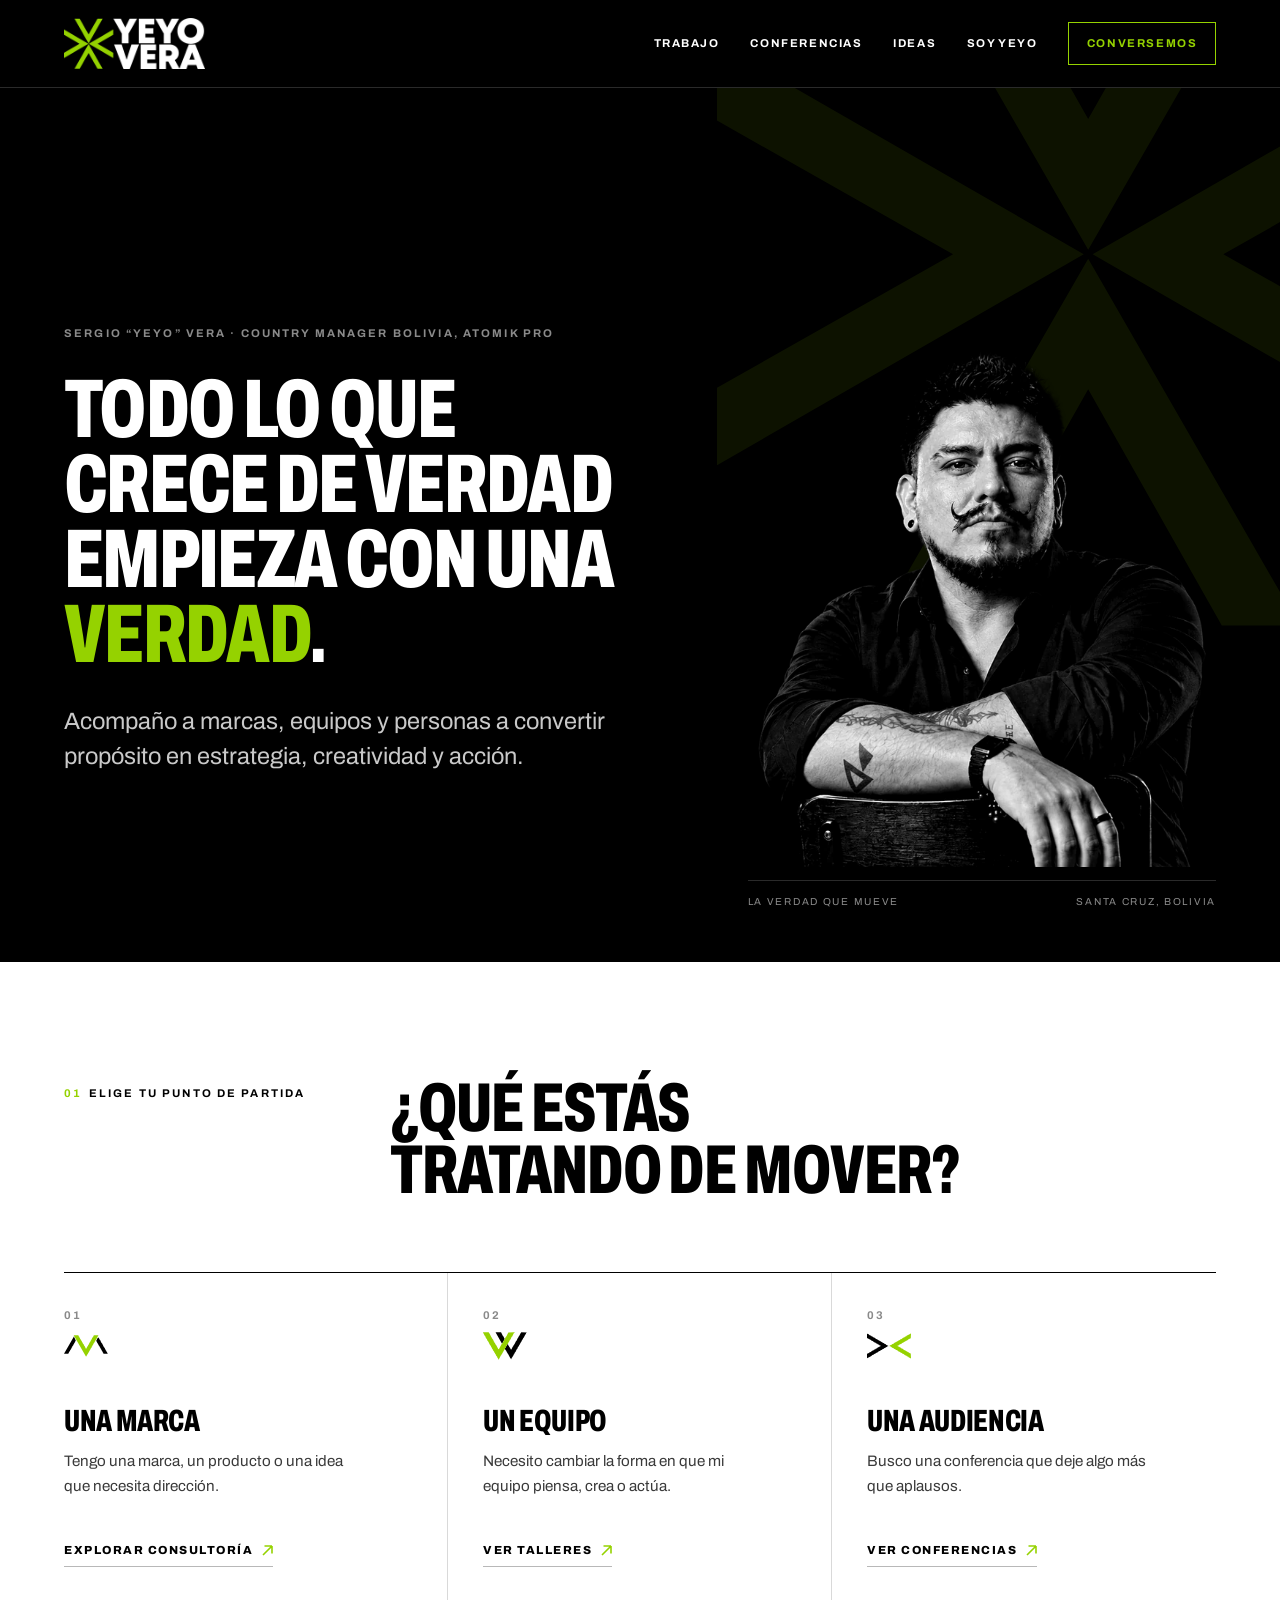
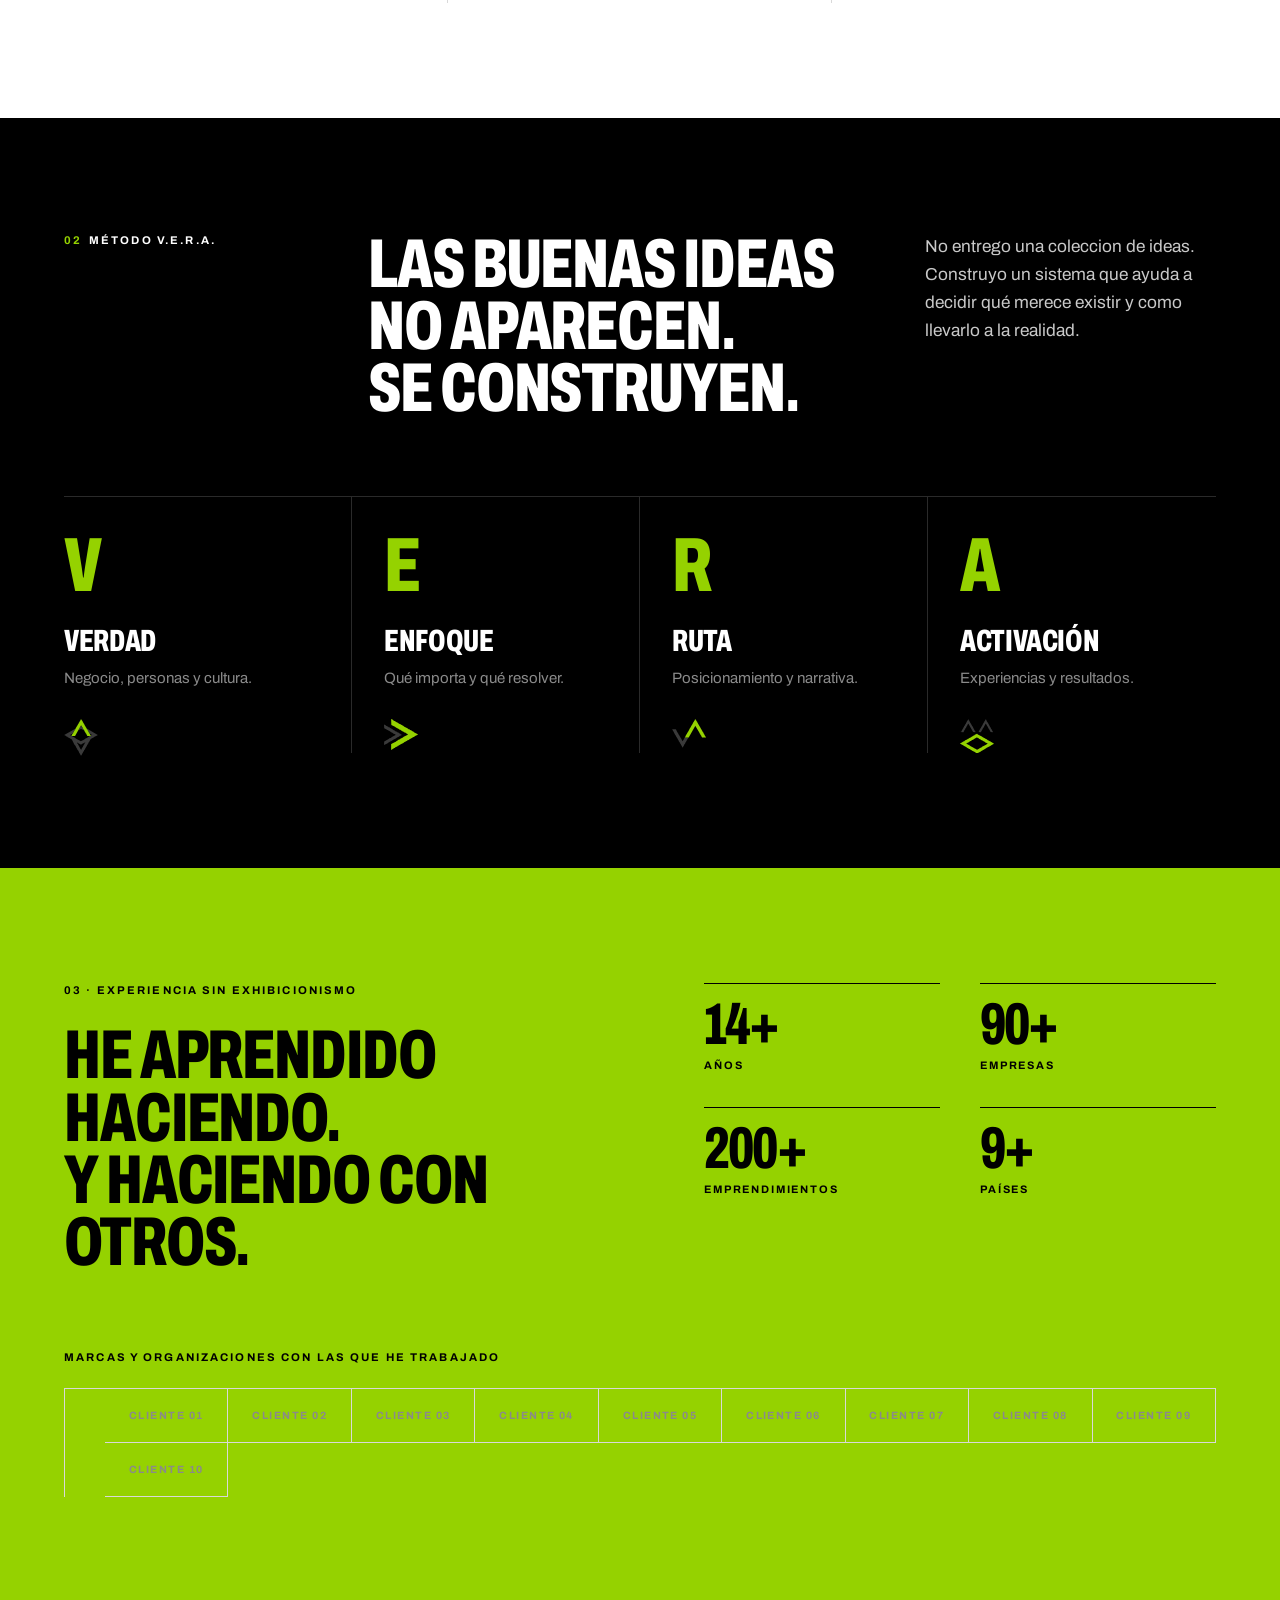
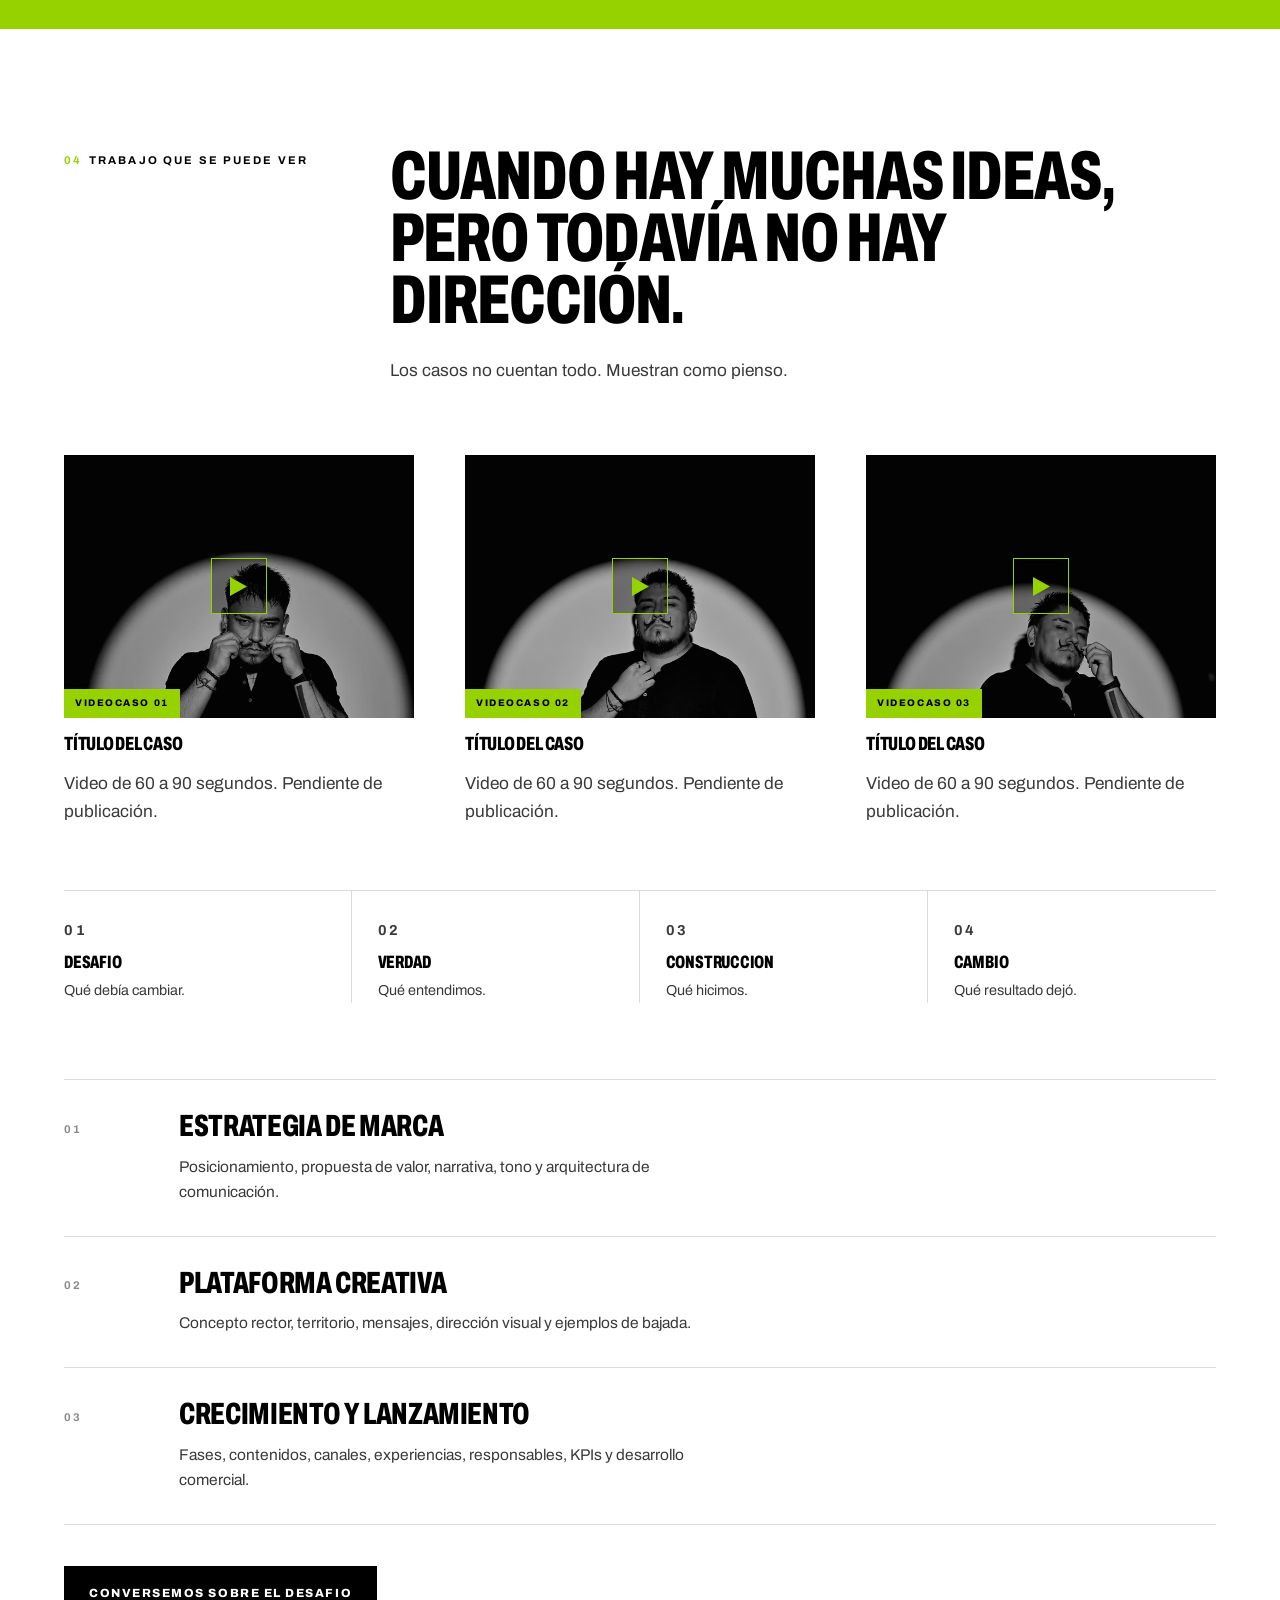
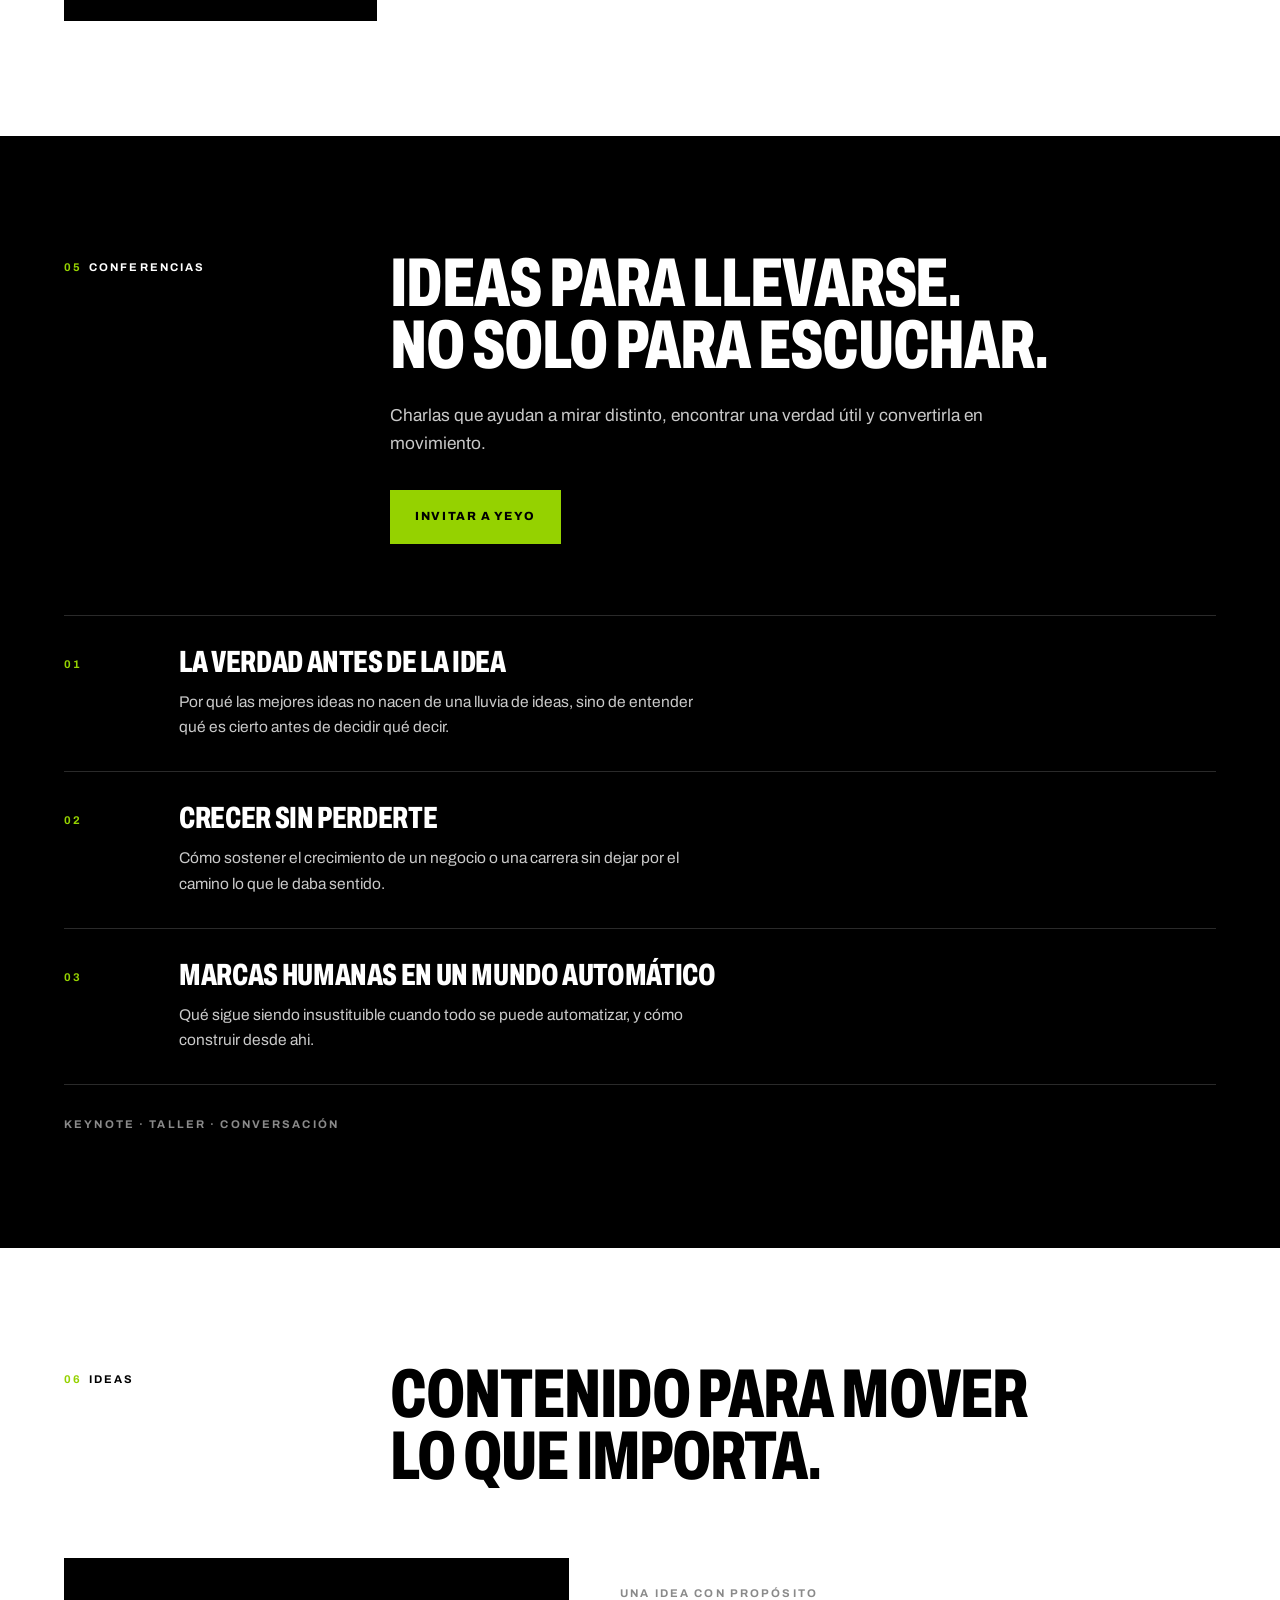
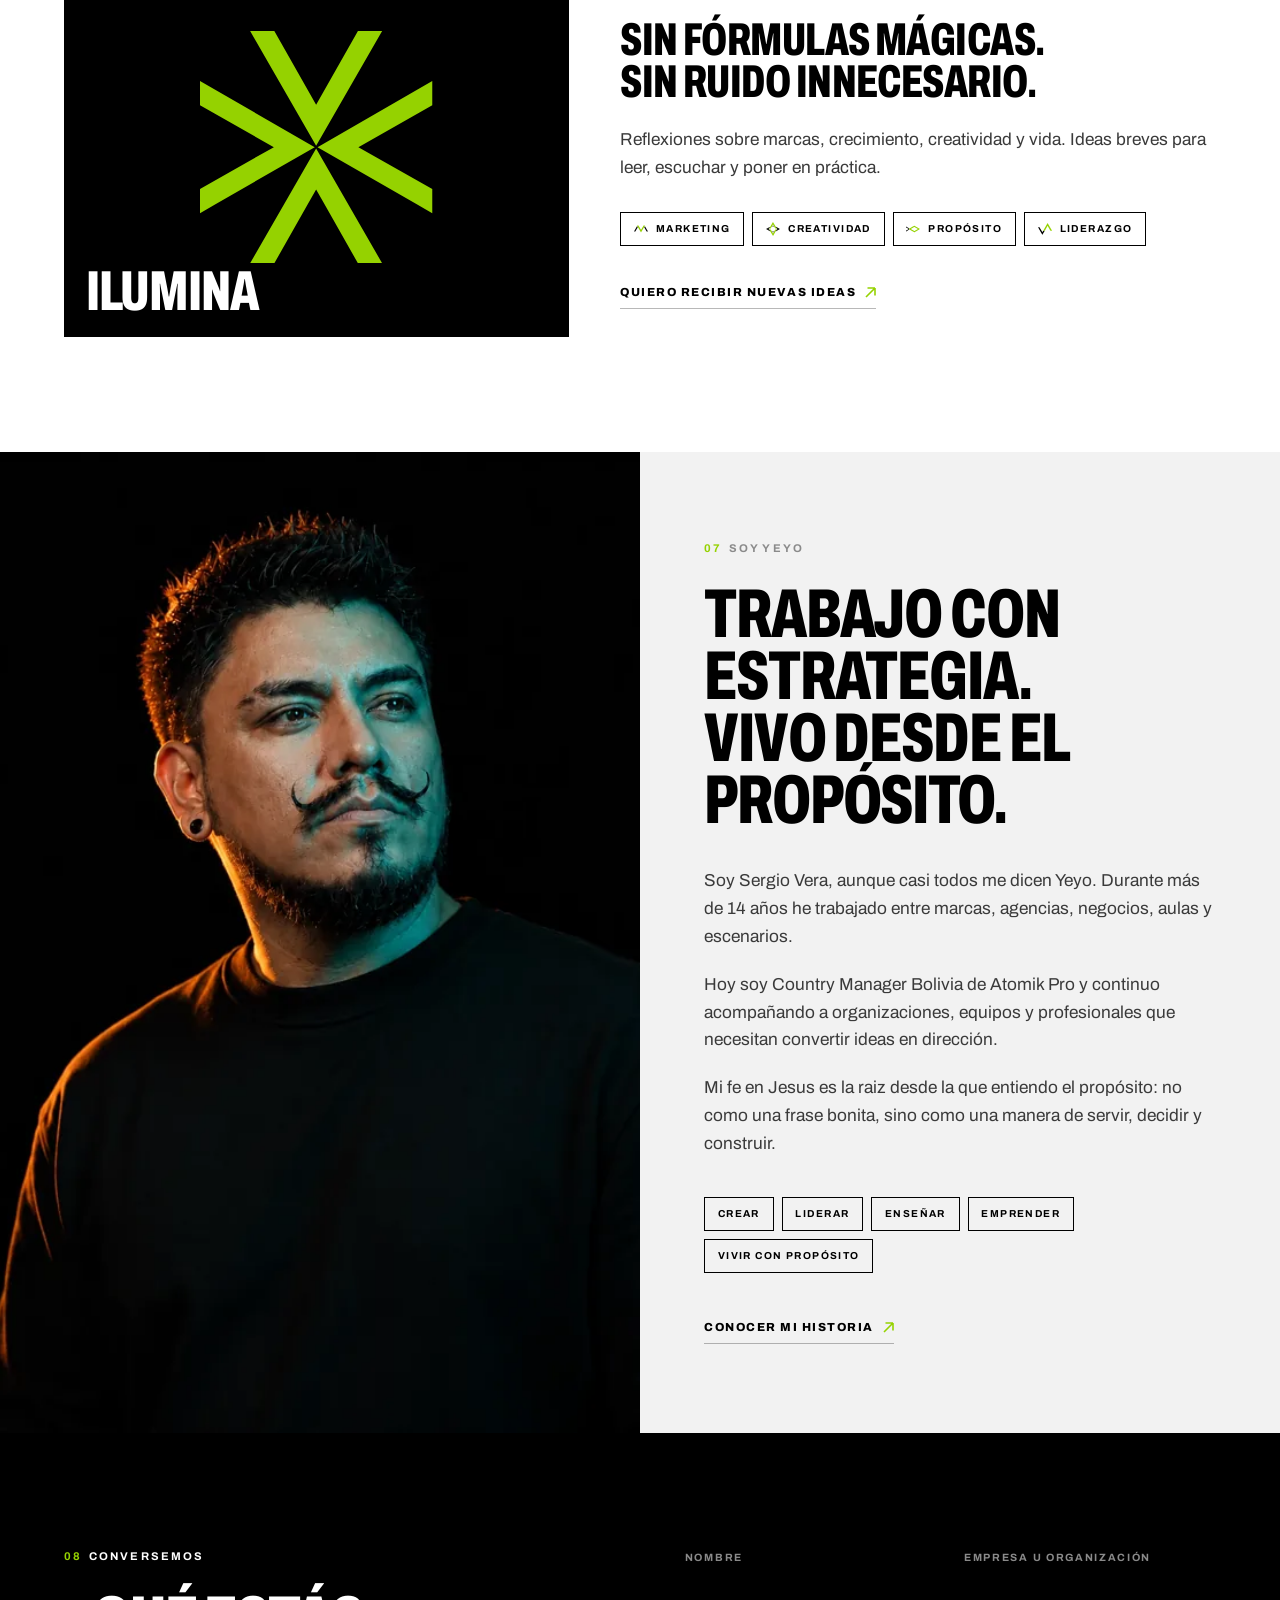
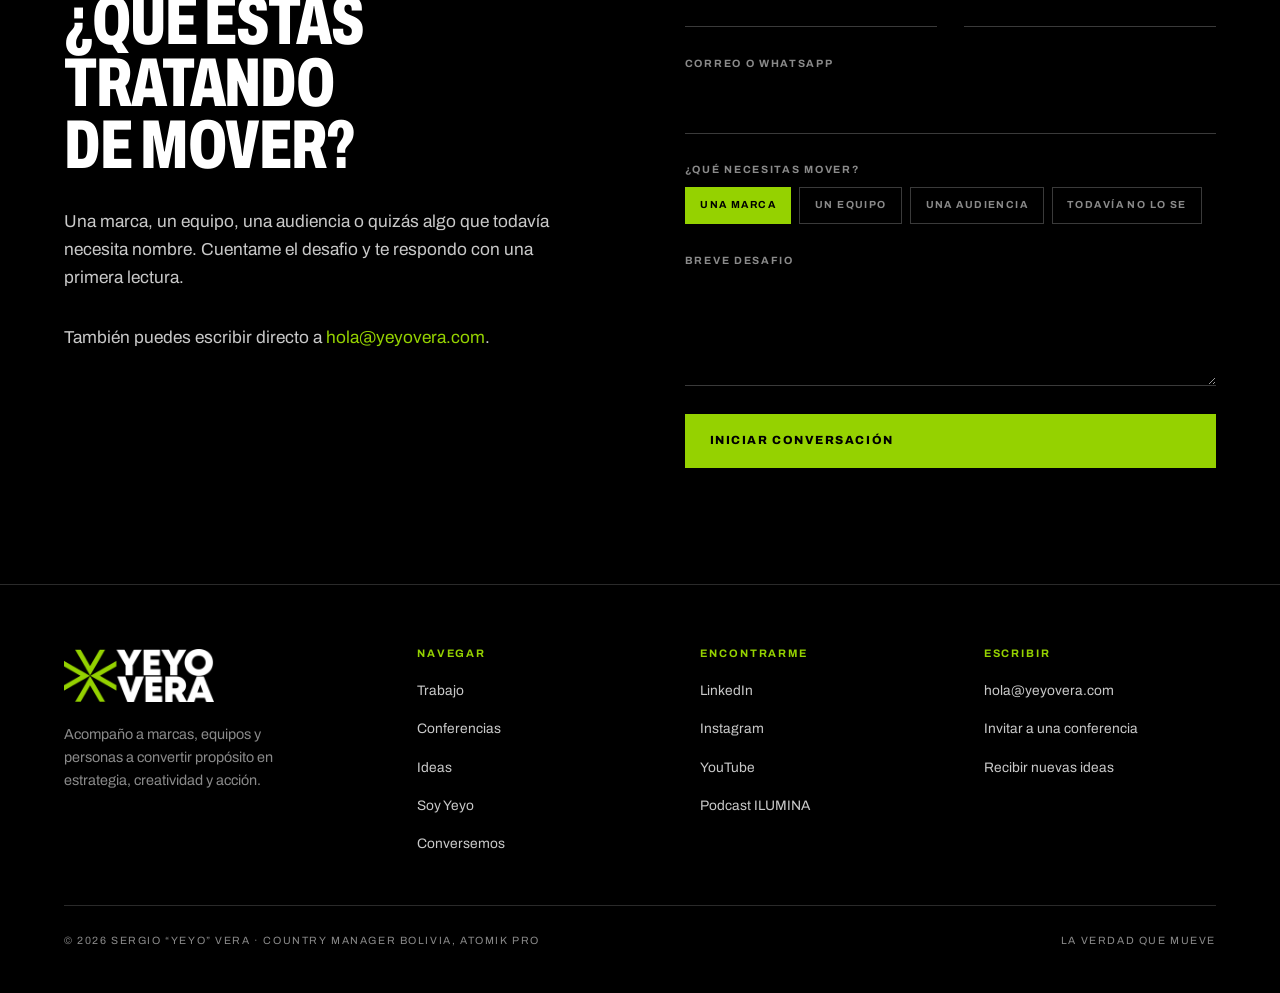
<file: index.html>
<!doctype html>
<html lang="es">
<head>
<meta charset="utf-8">
<meta name="viewport" content="width=device-width, initial-scale=1">
<title>Yeyo Vera — La verdad que mueve</title>
<meta name="description" content="Sergio Yeyo Vera acompana a marcas, equipos y personas a convertir propósito en estrategia, creatividad y acción. Consultoría, conferencias e ideas.">
<link rel="canonical" href="https://yeyovera.com/index.html">
<meta name="theme-color" content="#000000">
<meta property="og:type" content="website">
<meta property="og:locale" content="es_BO">
<meta property="og:site_name" content="Yeyo Vera">
<meta property="og:title" content="Yeyo Vera — La verdad que mueve">
<meta property="og:description" content="Sergio Yeyo Vera acompana a marcas, equipos y personas a convertir propósito en estrategia, creatividad y acción. Consultoría, conferencias e ideas.">
<meta property="og:url" content="https://yeyovera.com/index.html">
<meta property="og:image" content="https://yeyovera.com/assets/img/foto/home-color.jpg">
<meta name="twitter:card" content="summary_large_image">
<link rel="icon" href="assets/img/favicon.svg?v=45747e34" type="image/svg+xml">
<link rel="preload" href="assets/fuente/archivo-latin.woff2?v=de2f1fe8" as="font" type="font/woff2" crossorigin>
<link rel="stylesheet" href="assets/css/style.css?v=de06c8a4">
<script type="application/ld+json">{
 "@context":"https://schema.org",
 "@type":"Person",
 "name":"Sergio “Yeyo” Vera",
 "alternateName":"Yeyo Vera",
 "jobTitle":"Consultor creativo estratégico, speaker y educador",
 "description":"Acompaña a marcas, equipos y personas a convertir propósito en estrategia, creatividad y acción.",
 "url":"https://yeyovera.com",
 "image":"https://yeyovera.com/assets/img/foto/home-color.jpg",
 "email":"mailto:hola@yeyovera.com",
 "worksFor":{"@type":"Organization","name":"Atomik Pro"},
 "knowsAbout":["Estrategia de marca","Creatividad","Marketing","Liderazgo","Propósito"],
 "knowsLanguage":"es",
 "sameAs":["https://www.linkedin.com/","https://www.instagram.com/","https://www.youtube.com/"]
}</script>
</head>
<body>
<header class="cabecera">
  <a class="marca" href="index.html" aria-label="Yeyo Vera, ir al inicio"><img src="assets/img/logo-neg-480.png?v=49e8ae4a" srcset="assets/img/logo-neg-320.png?v=2b30236c 320w, assets/img/logo-neg-480.png?v=49e8ae4a 480w, assets/img/logo-neg-640.png?v=3989f7be 640w" sizes="(max-width:900px) 122px, 158px" alt="Yeyo Vera" width="1926" height="685" decoding="async"></a>
  <nav id="menu-principal" class="menu" aria-label="Navegación principal">
    <a href="trabajo.html">Trabajo</a><a href="conferencias.html">Conferencias</a><a href="ideas.html">Ideas</a><a href="soy-yeyo.html">Soy Yeyo</a><a class="menu__cta" href="index.html#conversemos">Conversemos</a>
  </nav>
  <button class="hamburguesa" type="button" aria-label="Abrir menú" aria-expanded="false" aria-controls="menu-principal">
    <span></span><span></span><span></span>
  </button>
</header>
<main id="contenido">

<section class="hero" id="inicio">
  <svg class="hero__marca" aria-hidden="true" xmlns="http://www.w3.org/2000/svg" viewBox="0 0 1000 1000" fill="currentColor"><path d="M215.8 0L320 0L500 318L680 0L784.2 0L500 494ZM1000 215.8L1000 320L682 500L1000 680L1000 784.2L506 500ZM784.2 1000L680 1000L500 682L320 1000L215.8 1000L500 506ZM0 784.2L0 680L318 500L-0 320L-0 215.8L494 500Z"/></svg>
  <div class="hero__copy">
    <p class="kicker kicker--tenue revelar">Sergio &ldquo;Yeyo&rdquo; Vera &middot; Country Manager Bolivia, Atomik Pro</p>
    <h1 class="revelar revelar--d1">Todo lo que crece de verdad<br>empieza con una <span class="verde">verdad</span>.</h1>
    <p class="lead revelar revelar--d2">Acompaño a marcas, equipos y personas a convertir propósito en estrategia, creatividad y acción.</p>
    <div class="hero__acciones revelar revelar--d3">
      <a class="btn btn--verde" href="#rutas"><span>Encontrar una ruta</span></a>
      <a class="enlace" href="trabajo.html"><span>Ver mi trabajo</span><svg class="flecha" width="11" height="11" viewBox="0 0 11 11" fill="none" aria-hidden="true"><path d="M1 10L10 1M10 1H2.5M10 1v7.5" stroke="currentColor" stroke-width="1.6"/></svg></a>
    </div>
  </div>
  <figure class="hero__figura hero__figura--recorte revelar revelar--d2" style="margin:0">
    <img src="assets/img/foto/hero-yeyo-v-824.webp?v=ae0ed8f8" srcset="assets/img/foto/hero-yeyo-v-640.webp?v=d1f311c4 640w, assets/img/foto/hero-yeyo-v-824.webp?v=ae0ed8f8 824w" sizes="(max-width:900px) 78vw, 34vw" alt="Sergio Yeyo Vera sentado, retrato en blanco y negro" width="824" height="924" decoding="async" loading="eager" fetchpriority="high">
    <figcaption class="hero__pie"><span>La verdad que mueve</span><span>Santa Cruz, Bolivia</span></figcaption>
  </figure>
</section>

<section class="seccion envoltura" id="rutas">
  <div class="encabezado revelar">
  <p class="kicker"><span class="n">01</span>Elige tu punto de partida</p>
  <div><h2>&iquest;Qué estás tratando de mover?</h2></div>
</div>
  <div class="rutas"><article class="ruta revelar revelar--d0">
      <p class="kicker kicker--tenue">01</p>
      <div class="ruta__icono"><svg aria-hidden="true" xmlns="http://www.w3.org/2000/svg" viewBox="0 0 100 48.58"><path fill="currentColor" fill-rule="evenodd" d="M22.27 2.83L23.08 3.24L23.08 4.45L24.7 6.88L24.7 8.1L25.91 9.72L26.72 12.55L25.1 14.57L24.29 17L23.48 17.41L22.67 19.84L21.86 20.24L21.05 22.67L19.03 25.1L18.22 27.53L17.41 27.94L16.6 30.36L15.79 30.77L14.98 33.2L14.17 33.6L13.36 36.03L12.55 36.44L9.72 42.11L0 41.7L22.27 3.24ZM77.73 4.45L80.57 8.1L81.38 10.53L82.19 10.93L84.62 16.19L86.64 18.62L91.09 27.53L91.9 27.94L95.14 34.41L95.95 34.82L96.76 37.25L97.57 37.65L98.79 40.89L99.6 41.3L99.19 42.11L90.28 42.11L89.47 41.3L88.66 38.87L87.85 38.46L87.04 36.03L85.02 33.6L84.21 31.17L83.4 30.77L82.59 28.34L81.78 27.94L80.97 25.51L80.16 25.1L79.76 23.48L78.95 23.08L78.14 20.65L77.33 20.24L76.52 17.81L75.71 17.41L74.9 14.98L73.28 12.96L74.09 10.12L74.9 9.72L75.71 7.29L77.73 4.86Z"/><path fill="#95D200" fill-rule="evenodd" d="M22.27 0L32.39 0L33.2 0.81L33.6 2.43L34.41 2.83L35.22 5.26L36.03 5.67L36.84 8.1L38.87 10.53L39.68 12.96L40.49 13.36L41.3 15.79L42.11 16.19L42.91 18.62L44.94 21.05L45.75 23.48L46.56 23.89L49.8 30.36L50.61 30.36L50.61 29.55L51.42 29.15L52.23 26.72L54.25 24.29L55.06 21.86L55.87 21.46L58.3 16.19L60.32 13.77L61.13 11.34L61.94 10.93L64.37 5.67L66.4 3.24L67.21 0.81L68.02 0L78.14 0L78.14 1.21L77.33 1.21L74.9 6.48L72.87 8.91L72.06 11.34L71.26 11.74L70.45 14.17L69.64 14.57L68.83 17L66.8 19.43L65.99 21.86L65.18 22.27L64.37 24.7L63.56 25.1L62.75 27.53L60.73 29.96L59.92 32.39L59.11 32.79L58.3 35.22L57.49 35.63L57.09 37.25L56.28 37.65L55.47 40.08L54.66 40.49L53.85 42.91L53.04 43.32L52.23 45.75L51.42 46.15L50.2 48.58L22.27 0.4Z"/></svg></div>
      <h3>Una marca</h3>
      <p class="texto">Tengo una marca, un producto o una idea que necesita dirección.</p>
      <a class="enlace" href="trabajo.html"><span>Explorar consultoría</span><svg class="flecha" width="11" height="11" viewBox="0 0 11 11" fill="none" aria-hidden="true"><path d="M1 10L10 1M10 1H2.5M10 1v7.5" stroke="currentColor" stroke-width="1.6"/></svg></a>
    </article><article class="ruta revelar revelar--d1">
      <p class="kicker kicker--tenue">02</p>
      <div class="ruta__icono"><svg aria-hidden="true" xmlns="http://www.w3.org/2000/svg" viewBox="0 0 100 62.26"><path fill="currentColor" fill-rule="evenodd" d="M28.77 0L41.04 0L45.28 8.49L46.23 8.96L48.58 14.15L49.53 14.62L44.34 24.53L42.92 25.47L28.77 0.47ZM86.79 0L100 0.47L98.11 1.42L97.17 4.25L96.23 4.72L92.45 12.26L91.51 12.74L90.09 16.51L89.15 16.98L88.68 18.87L87.74 19.34L87.26 21.23L84.91 24.06L84.91 25.47L83.96 25.94L83.02 28.77L82.08 29.25L81.6 31.13L79.25 33.96L77.83 37.74L76.89 38.21L75.94 41.04L75 41.51L74.53 43.4L72.17 46.23L70.75 50L69.81 50.47L68.87 53.3L67.92 53.77L67.45 55.66L65.09 58.49L64.15 61.32L63.21 60.85L62.74 58.96L61.79 58.49L57.08 49.06L56.13 48.58L55.66 46.7L54.72 46.23L53.77 43.4L52.83 42.92L52.36 41.04L51.42 40.57L50 37.74L50 36.32L50.94 35.85L51.89 33.02L54.25 30.19L55.19 27.36L56.6 26.89L58.02 30.66L58.96 31.13L59.43 33.02L61.79 35.85L62.74 38.68L64.62 39.15L67.45 33.02L68.4 32.55L68.87 30.66L71.23 27.83L71.23 26.42L72.17 25.94L74.53 20.75L76.89 17.92L78.3 14.15L79.25 13.68L79.72 11.79L80.66 11.32L81.6 8.49L82.55 8.02L85.38 1.89L86.79 0.47Z"/><path fill="#95D200" fill-rule="evenodd" d="M0 0L13.21 0L13.68 1.89L14.62 2.36L19.34 11.79L20.28 12.26L20.75 14.15L23.11 16.98L24.53 20.75L25.47 21.23L26.42 24.06L27.36 24.53L27.83 26.42L30.19 29.25L34.91 38.68L36.32 38.21L42.45 26.42L44.81 24.06L45.75 21.23L46.7 20.75L47.64 17.92L49.53 15.57L49.53 14.15L50.47 13.68L50.94 11.79L53.3 8.96L57.55 0.47L71.7 0L71.7 1.42L70.28 1.42L66.04 9.91L65.09 10.38L62.74 15.57L60.38 18.4L58.96 22.17L58.02 22.64L57.08 25.47L54.72 27.83L53.3 31.6L52.36 32.08L51.89 33.96L50 36.32L50 37.74L47.64 40.57L46.7 43.4L45.75 43.87L44.34 47.64L43.4 48.11L42.92 50L41.98 50.47L41.51 52.36L40.57 52.83L35.85 61.79L34.91 61.79L33.96 58.96L33.02 58.49L32.08 55.66L29.72 52.83L28.77 50L27.83 49.53L26.89 46.7L25.94 46.23L25 43.4L22.64 40.57L21.7 37.74L20.75 37.26L19.81 34.43L18.87 33.96L17.92 31.13L15.57 28.3L12.26 21.23L9.91 18.4L8.96 15.57L6.6 12.74L5.19 8.96L4.25 8.49L0 0.47Z"/></svg></div>
      <h3>Un equipo</h3>
      <p class="texto">Necesito cambiar la forma en que mi equipo piensa, crea o actúa.</p>
      <a class="enlace" href="trabajo.html#talleres"><span>Ver talleres</span><svg class="flecha" width="11" height="11" viewBox="0 0 11 11" fill="none" aria-hidden="true"><path d="M1 10L10 1M10 1H2.5M10 1v7.5" stroke="currentColor" stroke-width="1.6"/></svg></a>
    </article><article class="ruta revelar revelar--d2">
      <p class="kicker kicker--tenue">03</p>
      <div class="ruta__icono"><svg aria-hidden="true" xmlns="http://www.w3.org/2000/svg" viewBox="0 0 100 56.74"><path fill="currentColor" fill-rule="evenodd" d="M0 0.56L2.81 1.12L6.18 3.93L9.55 5.06L10.11 6.18L13.48 7.3L14.04 8.43L17.42 9.55L20.79 12.36L24.16 13.48L24.72 14.61L28.09 15.73L28.65 16.85L32.02 17.98L32.58 19.1L34.83 19.66L35.39 20.79L38.76 21.91L39.33 23.03L42.7 24.16L43.26 25.28L48.88 28.09L45.51 29.78L44.94 30.9L42.7 31.46L42.13 32.58L38.76 33.71L38.2 34.83L34.83 35.96L34.27 37.08L30.9 38.2L30.34 39.33L26.97 40.45L23.6 43.26L20.22 44.38L19.66 45.51L16.29 46.63L15.73 47.75L12.36 48.88L8.99 51.69L0 56.18L0 46.63L1.12 45.51L4.49 44.38L5.06 43.26L8.43 42.13L11.8 39.33L15.17 38.2L15.73 37.08L19.1 35.96L19.66 34.83L23.03 33.71L23.6 32.58L31.46 28.65L31.46 27.53L28.09 26.4L27.53 25.28L24.16 24.16L23.6 23.03L20.22 21.91L19.66 20.79L16.29 19.66L12.92 16.85L9.55 15.73L8.99 14.61L0 10.11L0 1.12Z"/><path fill="#95D200" fill-rule="evenodd" d="M98.88 0L100 0L99.44 10.67L94.38 12.92L91.01 15.73L87.64 16.85L87.08 17.98L83.71 19.1L83.15 20.22L79.78 21.35L79.21 22.47L73.03 25.28L72.47 26.4L69.1 27.53L69.1 28.65L76.97 32.58L77.53 33.71L80.9 34.83L84.27 37.64L87.64 38.76L88.2 39.89L91.57 41.01L92.13 42.13L95.51 43.26L96.07 44.38L99.44 45.51L100 56.74L94.38 53.93L93.82 52.81L90.45 51.69L89.89 50.56L86.52 49.44L83.15 46.63L79.78 45.51L79.21 44.38L75.84 43.26L75.28 42.13L71.91 41.01L68.54 38.2L65.17 37.08L64.61 35.96L61.24 34.83L60.67 33.71L57.3 32.58L53.93 29.78L50.56 28.65L52.81 26.4L56.18 25.28L56.74 24.16L60.11 23.03L63.48 20.22L66.85 19.1L67.42 17.98L70.79 16.85L71.35 15.73L74.72 14.61L75.28 13.48L78.65 12.36L82.02 9.55L85.39 8.43L85.96 7.3L89.33 6.18L89.89 5.06L98.88 0.56Z"/></svg></div>
      <h3>Una audiencia</h3>
      <p class="texto">Busco una conferencia que deje algo más que aplausos.</p>
      <a class="enlace" href="conferencias.html"><span>Ver conferencias</span><svg class="flecha" width="11" height="11" viewBox="0 0 11 11" fill="none" aria-hidden="true"><path d="M1 10L10 1M10 1H2.5M10 1v7.5" stroke="currentColor" stroke-width="1.6"/></svg></a>
    </article></div>
</section>

<section class="seccion envoltura oscuro" id="metodo">
  <div class="metodo__intro">
    <p class="kicker revelar"><span class="n">02</span>Método V.E.R.A.</p>
    <div class="revelar revelar--d1">
      <h2>Las buenas ideas no aparecen.<br>Se construyen.</h2>
    </div>
    <p class="texto texto--claro revelar revelar--d2">No entrego una coleccion de ideas. Construyo un sistema que ayuda a decidir qué merece existir y como llevarlo a la realidad.</p>
  </div>
  <div class="pasos"><article class="paso revelar revelar--d0">
      <span class="paso__letra">V</span>
      <h3>Verdad</h3>
      <p class="texto">Negocio, personas y cultura.</p>
      <div class="paso__icono"><svg aria-hidden="true" xmlns="http://www.w3.org/2000/svg" viewBox="0 0 92.11 100"><path fill="currentColor" fill-rule="evenodd" d="M45.79 17.37L47.37 17.89L47.89 20L48.95 20.53L50 23.68L51.05 24.21L52.11 27.37L54.21 30L53.16 30.53L45.79 26.32L45.26 27.37L38.95 30.53L40 27.37L41.05 26.84L42.11 23.68L43.16 23.16L45.79 17.89ZM30.53 25.79L31.58 26.32L30.53 26.84L29.47 30L28.42 30.53L24.21 38.95L16.84 43.16L16.84 44.21L31.05 51.58L31.58 52.63L44.74 59.47L45.26 60.53L53.68 56.32L54.21 55.26L57.37 54.21L57.89 53.16L63.68 50.53L64.21 49.47L67.37 48.42L67.89 47.37L70 46.32L73.16 46.32L72.63 44.74L75.26 43.68L75.26 42.63L68.95 39.47L64.74 31.05L62.11 27.89L61.58 25.79L91.58 43.16L88.95 45.26L85.79 46.32L85.26 47.37L82.11 48.42L81.58 49.47L78.42 50.53L77.89 51.58L75.79 52.11L75.26 53.16L73.16 53.68L71.58 55.26L67.89 62.63L66.84 63.16L65.79 66.32L64.74 66.84L63.68 70L62.63 70.53L61.58 73.68L60.53 74.21L57.89 80L56.84 80.53L55.79 83.68L54.74 84.21L53.68 87.37L52.63 87.89L50 93.68L48.95 94.21L47.89 97.37L45.79 99.47L45.26 97.37L44.21 96.84L43.16 93.68L42.11 93.16L38.95 86.32L36.32 83.16L35.26 80L34.21 79.47L31.05 72.63L28.42 69.47L21.58 56.32L19.47 54.21L16.32 53.16L15.79 52.11L12.63 51.05L12.11 50L10 49.47L9.47 48.42L6.32 47.37L5.79 46.32L0.53 43.68L30.53 26.32ZM56.84 63.16L57.89 63.68L55.79 66.32L55.26 68.42L54.21 68.95L53.16 72.11L52.11 72.63L51.05 75.79L50 76.32L48.95 79.47L47.89 80L46.84 83.16L45.79 83.16L45.79 82.11L44.74 81.58L37.89 68.42L34.74 64.21L35.79 63.68L37.37 65.26L40.53 66.32L41.05 67.37L46.32 70L48.42 67.89L56.84 63.68Z"/><path fill="#95D200" fill-rule="evenodd" d="M46.32 0L47.89 3.16L48.95 3.68L49.47 5.79L50.53 6.32L51.58 9.47L52.63 10L53.68 13.16L54.74 13.68L55.79 16.84L56.84 17.37L57.37 19.47L58.42 20L59.47 23.16L60.53 23.68L62.11 27.89L63.16 28.42L68.42 38.95L69.47 39.47L71.58 44.21L72.63 44.74L72.63 46.32L63.16 46.32L59.47 38.95L58.42 38.42L57.37 35.26L56.32 34.74L54.74 30.53L53.68 30L52.63 26.84L51.58 26.32L50.53 23.16L49.47 22.63L48.42 19.47L46.84 17.37L45.79 17.37L30 45.79L20 46.32L22.63 40.53L24.74 38.42L25.79 35.26L26.84 34.74L27.89 31.58L31.05 27.37L32.63 23.16L33.68 22.63L34.74 19.47L35.79 18.95L36.84 15.79L37.89 15.26L38.42 13.16L39.47 12.63L40.53 9.47L41.58 8.95L42.63 5.79L43.68 5.26L44.74 2.11L46.32 0.53Z"/></svg></div>
    </article><article class="paso revelar revelar--d1">
      <span class="paso__letra">E</span>
      <h3>Enfoque</h3>
      <p class="texto">Qué importa y qué resolver.</p>
      <div class="paso__icono"><svg aria-hidden="true" xmlns="http://www.w3.org/2000/svg" viewBox="0 0 100 91.02"><path fill="currentColor" fill-rule="evenodd" d="M0 16.17L5.99 19.16L6.59 20.36L8.38 20.36L8.98 21.56L12.57 22.75L13.17 23.95L15.57 24.55L19.16 27.54L23.95 29.34L27.54 32.34L31.14 33.53L34.73 36.53L38.32 37.72L38.92 38.92L43.71 40.72L44.31 41.92L46.71 42.51L50.3 45.51L52.69 46.11L50.3 48.5L45.51 50.3L44.91 51.5L38.32 54.49L34.73 57.49L29.94 59.28L29.34 60.48L26.95 61.08L23.35 64.07L19.76 65.27L19.16 66.47L17.37 66.47L16.77 67.66L14.37 68.26L10.78 71.26L0 76.65L0.6 65.87L7.19 62.87L7.78 61.68L9.58 61.68L10.18 60.48L12.57 59.88L16.17 56.89L19.76 55.69L23.35 52.69L34.13 47.31L32.93 44.91L28.14 43.11L24.55 40.12L20.96 38.92L17.37 35.93L12.57 34.13L11.98 32.93L8.38 31.74L7.78 30.54L0.6 26.95L0 16.77Z"/><path fill="#95D200" fill-rule="evenodd" d="M20.96 0L22.75 0L22.75 1.2L25.15 1.8L28.74 4.79L33.53 6.59L34.13 7.78L40.72 10.78L44.31 13.77L49.1 15.57L49.7 16.77L53.29 17.96L53.89 19.16L56.29 19.76L59.88 22.75L68.86 26.95L72.46 29.94L76.05 31.14L76.65 32.34L81.44 34.13L82.04 35.33L84.43 35.93L85.03 37.13L87.43 37.72L88.02 38.92L99.4 44.91L99.4 46.11L91.62 49.7L88.02 52.69L84.43 53.89L83.83 55.09L80.24 56.29L79.64 57.49L76.05 58.68L72.46 61.68L68.86 62.87L68.26 64.07L64.67 65.27L64.07 66.47L60.48 67.66L56.89 70.66L47.9 74.85L47.31 76.05L44.91 76.65L44.31 77.84L40.72 79.04L40.12 80.24L32.34 83.83L31.74 85.03L29.34 85.63L28.74 86.83L26.35 87.43L25.75 88.62L20.96 91.02L20.96 73.65L23.35 73.05L23.95 71.86L35.93 65.87L36.53 64.67L38.92 64.07L42.51 61.08L47.31 59.28L47.9 58.08L51.5 56.89L52.1 55.69L54.49 55.09L58.08 52.1L70.06 46.11L69.46 44.31L67.07 43.71L63.47 40.72L58.68 38.92L58.08 37.72L54.49 36.53L53.89 35.33L51.5 34.73L47.9 31.74L44.31 30.54L43.71 29.34L38.92 27.54L38.32 26.35L35.93 25.75L32.34 22.75L21.56 17.37L20.96 0.6Z"/></svg></div>
    </article><article class="paso revelar revelar--d2">
      <span class="paso__letra">R</span>
      <h3>Ruta</h3>
      <p class="texto">Posicionamiento y narrativa.</p>
      <div class="paso__icono"><svg aria-hidden="true" xmlns="http://www.w3.org/2000/svg" viewBox="0 0 100 84.78"><path fill="currentColor" fill-rule="evenodd" d="M0.87 30.43L10.87 30.43L12.17 31.74L15.22 38.26L16.09 38.7L16.96 41.3L17.83 41.74L20 46.52L22.17 49.13L23.04 51.74L23.91 52.17L24.78 54.78L26.96 57.39L30.87 65.22L32.17 64.35L32.61 62.61L33.48 62.17L33.91 60.43L34.78 60L35.65 57.39L36.52 56.96L37.83 54.35L48.26 54.35L46.09 59.13L45.22 59.57L43.04 64.35L42.17 64.78L41.3 67.39L40.43 67.83L38.26 72.61L36.09 75.22L34.35 79.57L33.48 80L31.74 83.91L30.87 83.91L27.39 76.96L26.52 76.52L25.65 73.91L23.48 71.3L22.61 68.7L20.43 66.09L18.7 61.74L17.83 61.3L15.65 56.52L14.78 56.09L13.91 53.48L13.04 53.04L10.87 48.26L8.7 45.65L3.91 36.09L3.04 35.65L2.17 33.04L1.3 32.61L0.87 30.87Z"/><path fill="#95D200" fill-rule="evenodd" d="M68.7 0L70.43 3.48L71.3 3.91L71.74 5.65L72.61 6.09L73.04 7.83L73.91 8.26L74.78 10.87L75.65 11.3L76.52 13.91L77.39 14.35L78.26 16.96L79.13 17.39L80 20L80.87 20.43L81.74 23.04L82.61 23.48L83.48 26.09L84.35 26.52L85.22 29.13L87.39 31.74L88.26 34.35L89.13 34.78L90 37.39L92.17 40L93.04 42.61L93.91 43.04L96.96 49.57L100 53.48L100 54.35L88.26 54.35L87.83 52.61L86.96 52.17L86.09 49.57L83.91 46.96L82.61 43.48L81.74 43.04L80.87 40.43L80 40L79.13 37.39L78.26 36.96L77.83 35.22L76.96 34.78L76.09 32.17L75.22 31.74L74.78 30L73.91 29.57L73.04 26.96L72.17 26.52L71.3 23.91L70.43 23.48L68.7 20L49.13 54.35L37.83 54.35L37.83 53.04L38.7 52.61L41.3 46.96L43.48 44.35L44.35 41.74L45.22 41.3L46.09 38.7L48.26 36.09L53.04 26.52L53.91 26.09L57.83 18.26L58.7 17.83L60.87 13.04L61.74 12.61L63.04 9.13L63.91 8.7L64.78 6.09L65.65 5.65L67.83 0.87L68.7 0.43Z"/></svg></div>
    </article><article class="paso revelar revelar--d3">
      <span class="paso__letra">A</span>
      <h3>Activación</h3>
      <p class="texto">Experiencias y resultados.</p>
      <div class="paso__icono"><svg aria-hidden="true" xmlns="http://www.w3.org/2000/svg" viewBox="0 0 98.13 100"><path fill="currentColor" fill-rule="evenodd" d="M23.36 0.93L24.77 1.4L25.7 4.21L26.64 4.67L27.57 7.48L28.5 7.94L29.44 10.75L30.37 11.21L31.31 14.02L32.24 14.49L33.18 17.29L34.11 17.76L35.05 20.56L35.98 21.03L42.52 33.64L44.39 35.51L44.39 38.32L37.85 37.85L24.3 13.55L23.36 13.55L23.36 14.49L22.43 14.95L21.03 18.69L20.09 19.16L17.29 25.23L14.95 28.04L14.95 29.44L12.62 32.24L10.28 37.38L9.35 38.32L1.87 37.85L1.87 36.92L3.74 36.45L4.67 33.64L5.61 33.18L6.54 30.37L7.48 29.91L8.41 27.1L9.35 26.64L10.28 23.83L11.21 23.36L12.15 20.56L13.08 20.09L14.49 16.36L16.82 13.55L18.22 9.81L19.16 9.35L20.09 6.54L21.03 6.07L23.36 1.4ZM73.83 0.93L75.23 1.4L78.5 8.41L79.44 8.88L80.37 11.68L81.31 12.15L87.38 23.83L88.32 24.3L89.72 28.04L92.06 30.84L93.46 34.58L94.86 35.51L94.39 38.32L88.32 37.85L84.58 30.37L83.64 29.91L82.71 27.1L81.78 26.64L80.84 23.83L79.91 23.36L78.97 20.56L78.04 20.09L77.1 17.29L76.17 16.82L75.23 14.02L73.83 13.55L67.76 25.23L65.42 28.04L64.02 31.78L63.08 32.24L62.15 35.05L61.21 35.51L60.75 37.38L59.81 38.32L52.8 37.85L54.21 36.45L55.61 32.71L56.54 32.24L57.48 29.44L58.41 28.97L59.35 26.17L60.28 25.7L61.21 22.9L63.55 20.09L64.95 16.36L65.89 15.89L66.82 13.08L67.76 12.62L68.69 9.81L69.63 9.35L70.56 6.54L71.5 6.07L73.83 1.4Z"/><path fill="#95D200" fill-rule="evenodd" d="M48.13 42.52L49.53 42.52L51.4 44.39L63.08 50.47L65.89 52.8L72.9 56.07L73.36 57.01L78.5 59.35L78.97 60.28L84.11 62.62L84.58 63.55L88.32 64.95L88.79 65.89L93.93 68.22L96.73 70.56L98.13 70.56L97.66 71.96L94.86 72.9L94.39 73.83L89.25 76.17L86.45 78.5L83.64 79.44L83.18 80.37L77.1 83.18L74.3 85.51L71.5 86.45L71.03 87.38L61.68 92.06L58.88 94.39L52.8 97.2L52.34 98.13L50.47 98.6L50 100L48.6 100L48.13 98.6L44.86 97.2L44.39 96.26L35.05 91.59L34.58 90.65L29.44 88.32L28.97 87.38L23.83 85.05L23.36 84.11L19.63 82.71L19.16 81.78L10.75 77.57L10.28 76.64L1.87 72.43L1.4 71.5L0 71.5L0.47 70.09L3.27 69.16L3.74 68.22L6.54 67.29L9.35 64.95L12.15 64.02L14.95 61.68L17.76 60.75L18.22 59.81L21.03 58.88L21.5 57.94L24.3 57.01L27.1 54.67L30.84 53.27L33.64 50.93L36.45 50L36.92 49.07L38.79 48.6L39.25 47.66L42.06 46.73L42.52 45.79L48.13 42.99ZM48.13 53.27L52.8 55.14L55.61 57.48L58.41 58.41L58.88 59.35L61.68 60.28L62.15 61.21L64.95 62.15L65.42 63.08L68.22 64.02L68.69 64.95L71.5 65.89L71.96 66.82L79.91 71.03L78.5 72.43L75.7 73.36L75.23 74.3L63.55 80.37L63.08 81.31L60.28 82.24L59.81 83.18L57.94 83.64L57.48 84.58L54.67 85.51L54.21 86.45L51.4 87.38L50 88.79L46.26 87.38L45.79 86.45L39.72 83.64L39.25 82.71L30.84 78.5L28.04 76.17L18.69 71.5L18.69 70.09L22.43 68.69L22.9 67.76L25.7 66.82L28.5 64.49L31.31 63.55L31.78 62.62L34.58 61.68L35.05 60.75L37.85 59.81L40.65 57.48L48.13 53.74Z"/></svg></div>
    </article></div>
</section>

<section class="seccion envoltura acento" id="prueba">
  <div class="prueba">
    <div class="revelar">
      <p class="kicker">03 &middot; Experiencia sin exhibicionismo</p>
      <h2 style="margin-top:1.6rem">He aprendido haciendo.<br>Y haciendo con otros.</h2>
    </div>
    <div class="cifras"><div class="cifra revelar revelar--d0">
      <span class="dato">14+</span><span>Años</span>
    </div><div class="cifra revelar revelar--d1">
      <span class="dato">90+</span><span>Empresas</span>
    </div><div class="cifra revelar revelar--d2">
      <span class="dato">200+</span><span>Emprendimientos</span>
    </div><div class="cifra revelar revelar--d3">
      <span class="dato">9+</span><span>Países</span>
    </div></div>
  </div>
  <div style="margin-top:clamp(3rem,6vw,5rem)" class="revelar">
    <p class="kicker" style="margin-bottom:1.4rem">Marcas y organizaciones con las que he trabajado</p>
    <ul class="clientes"><li>Cliente 01</li><li>Cliente 02</li><li>Cliente 03</li><li>Cliente 04</li><li>Cliente 05</li><li>Cliente 06</li><li>Cliente 07</li><li>Cliente 08</li><li>Cliente 09</li><li>Cliente 10</li></ul>
  </div>
</section>

<section class="seccion envoltura" id="trabajo">
  <div class="encabezado revelar">
  <p class="kicker"><span class="n">04</span>Trabajo que se puede ver</p>
  <div><h2>Cuando hay muchas ideas,<br>pero todavía no hay dirección.</h2><p class="texto">Los casos no cuentan todo. Muestran como pienso.</p></div>
</div>
  <div class="casos"><article class="caso revelar revelar--d0">
      <a class="caso__media" href="trabajo.html#casos" aria-label="Videocaso 01: próximamente">
        <img src="assets/img/foto/estudio-a-v-1000.webp?v=3f6edc02" srcset="assets/img/foto/estudio-a-v-640.webp?v=67cfb606 640w, assets/img/foto/estudio-a-v-1000.webp?v=3f6edc02 1000w, assets/img/foto/estudio-a-v-1500.webp?v=9617cecd 1500w" sizes="(max-width:900px) 92vw, 30vw" alt="Fotograma del videocaso 01" width="1000" height="1500" decoding="async" loading="lazy">
        <span class="caso__play"><svg width="17" height="19" viewBox="0 0 17 19" fill="currentColor" aria-hidden="true"><path d="M0 0l17 9.5L0 19z"/></svg></span>
        <span class="caso__etiqueta">Videocaso 01</span>
      </a>
      <h3>Título del caso</h3>
      <p class="texto">Video de 60 a 90 segundos. Pendiente de publicación.</p>
    </article><article class="caso revelar revelar--d1">
      <a class="caso__media" href="trabajo.html#casos" aria-label="Videocaso 02: próximamente">
        <img src="assets/img/foto/estudio-c-v-1000.webp?v=0cb585c0" srcset="assets/img/foto/estudio-c-v-640.webp?v=3f74a414 640w, assets/img/foto/estudio-c-v-1000.webp?v=0cb585c0 1000w, assets/img/foto/estudio-c-v-1500.webp?v=c8e767c9 1500w" sizes="(max-width:900px) 92vw, 30vw" alt="Fotograma del videocaso 02" width="1000" height="1500" decoding="async" loading="lazy">
        <span class="caso__play"><svg width="17" height="19" viewBox="0 0 17 19" fill="currentColor" aria-hidden="true"><path d="M0 0l17 9.5L0 19z"/></svg></span>
        <span class="caso__etiqueta">Videocaso 02</span>
      </a>
      <h3>Título del caso</h3>
      <p class="texto">Video de 60 a 90 segundos. Pendiente de publicación.</p>
    </article><article class="caso revelar revelar--d2">
      <a class="caso__media" href="trabajo.html#casos" aria-label="Videocaso 03: próximamente">
        <img src="assets/img/foto/retrato-gesto-v-1000.webp?v=e6ea9a3c" srcset="assets/img/foto/retrato-gesto-v-640.webp?v=ea944306 640w, assets/img/foto/retrato-gesto-v-1000.webp?v=e6ea9a3c 1000w, assets/img/foto/retrato-gesto-v-1500.webp?v=82539b05 1500w" sizes="(max-width:900px) 92vw, 30vw" alt="Fotograma del videocaso 03" width="1000" height="1500" decoding="async" loading="lazy">
        <span class="caso__play"><svg width="17" height="19" viewBox="0 0 17 19" fill="currentColor" aria-hidden="true"><path d="M0 0l17 9.5L0 19z"/></svg></span>
        <span class="caso__etiqueta">Videocaso 03</span>
      </a>
      <h3>Título del caso</h3>
      <p class="texto">Video de 60 a 90 segundos. Pendiente de publicación.</p>
    </article></div>
  <div class="fases"><div class="fase revelar revelar--d0">
      <p class="kicker kicker--tenue">01</p><h4>Desafio</h4><p>Qué debía cambiar.</p>
    </div><div class="fase revelar revelar--d1">
      <p class="kicker kicker--tenue">02</p><h4>Verdad</h4><p>Qué entendimos.</p>
    </div><div class="fase revelar revelar--d2">
      <p class="kicker kicker--tenue">03</p><h4>Construccion</h4><p>Qué hicimos.</p>
    </div><div class="fase revelar revelar--d3">
      <p class="kicker kicker--tenue">04</p><h4>Cambio</h4><p>Qué resultado dejó.</p>
    </div></div>
  <ul class="lista" style="margin-top:clamp(3rem,6vw,5rem)"><li class="revelar revelar--d0">
      <span class="lista__n">01</span>
      <div><h3>Estrategia de marca</h3><p class="texto">Posicionamiento, propuesta de valor, narrativa, tono y arquitectura de comunicación.</p></div>
    </li><li class="revelar revelar--d1">
      <span class="lista__n">02</span>
      <div><h3>Plataforma creativa</h3><p class="texto">Concepto rector, territorio, mensajes, dirección visual y ejemplos de bajada.</p></div>
    </li><li class="revelar revelar--d2">
      <span class="lista__n">03</span>
      <div><h3>Crecimiento y lanzamiento</h3><p class="texto">Fases, contenidos, canales, experiencias, responsables, KPIs y desarrollo comercial.</p></div>
    </li></ul>
  <div style="margin-top:2.6rem" class="revelar">
    <a class="btn btn--negro" href="trabajo.html"><span>Conversemos sobre el desafio</span></a>
  </div>
</section>

<section class="seccion envoltura oscuro" id="conferencias">
  <div class="encabezado revelar">
    <p class="kicker"><span class="n">05</span>Conferencias</p>
    <div>
      <h2>Ideas para llevarse.<br>No solo para escuchar.</h2>
      <p class="texto texto--claro">Charlas que ayudan a mirar distinto, encontrar una verdad útil y convertirla en movimiento.</p>
      <div style="margin-top:2rem"><a class="btn btn--verde" href="conferencias.html#invitar"><span>Invitar a Yeyo</span></a></div>
    </div>
  </div>
  <ul class="lista"><li class="revelar revelar--d0">
      <span class="lista__n">01</span>
      <div><h3>La verdad antes de la idea</h3><p class="texto texto--claro">Por qué las mejores ideas no nacen de una lluvia de ideas, sino de entender qué es cierto antes de decidir qué decir.</p></div>
    </li><li class="revelar revelar--d1">
      <span class="lista__n">02</span>
      <div><h3>Crecer sin perderte</h3><p class="texto texto--claro">Cómo sostener el crecimiento de un negocio o una carrera sin dejar por el camino lo que le daba sentido.</p></div>
    </li><li class="revelar revelar--d2">
      <span class="lista__n">03</span>
      <div><h3>Marcas humanas en un mundo automático</h3><p class="texto texto--claro">Qué sigue siendo insustituible cuando todo se puede automatizar, y cómo construir desde ahi.</p></div>
    </li></ul>
  <p class="kicker kicker--tenue" style="margin-top:2rem">Keynote &middot; Taller &middot; Conversación</p>
</section>

<section class="seccion envoltura" id="ideas">
  <div class="encabezado revelar">
  <p class="kicker"><span class="n">06</span>Ideas</p>
  <div><h2>Contenido para mover<br>lo que importa.</h2></div>
</div>
  <div class="idea-destacada">
    <div class="idea-arte revelar">
      <svg class="idea-arte__simbolo" aria-hidden="true" xmlns="http://www.w3.org/2000/svg" viewBox="0 0 1000 1000" fill="currentColor"><path d="M215.8 0L320 0L500 318L680 0L784.2 0L500 494ZM1000 215.8L1000 320L682 500L1000 680L1000 784.2L506 500ZM784.2 1000L680 1000L500 682L320 1000L215.8 1000L500 506ZM0 784.2L0 680L318 500L-0 320L-0 215.8L494 500Z"/></svg>
      <span class="idea-arte__nombre">ILUMINA</span>
    </div>
    <div class="revelar revelar--d1">
      <p class="kicker kicker--tenue">Una idea con propósito</p>
      <h3 style="margin:1.2rem 0 1.4rem;font-size:clamp(1.9rem,3.6vw,3.4rem)">Sin fórmulas mágicas.<br>Sin ruido innecesario.</h3>
      <p class="texto">Reflexiones sobre marcas, crecimiento, creatividad y vida. Ideas breves para leer, escuchar y poner en práctica.</p>
      <div class="chips"><a class="chip" href="ideas.html"><svg aria-hidden="true" xmlns="http://www.w3.org/2000/svg" viewBox="0 0 100 48.58"><path fill="currentColor" fill-rule="evenodd" d="M22.27 2.83L23.08 3.24L23.08 4.45L24.7 6.88L24.7 8.1L25.91 9.72L26.72 12.55L25.1 14.57L24.29 17L23.48 17.41L22.67 19.84L21.86 20.24L21.05 22.67L19.03 25.1L18.22 27.53L17.41 27.94L16.6 30.36L15.79 30.77L14.98 33.2L14.17 33.6L13.36 36.03L12.55 36.44L9.72 42.11L0 41.7L22.27 3.24ZM77.73 4.45L80.57 8.1L81.38 10.53L82.19 10.93L84.62 16.19L86.64 18.62L91.09 27.53L91.9 27.94L95.14 34.41L95.95 34.82L96.76 37.25L97.57 37.65L98.79 40.89L99.6 41.3L99.19 42.11L90.28 42.11L89.47 41.3L88.66 38.87L87.85 38.46L87.04 36.03L85.02 33.6L84.21 31.17L83.4 30.77L82.59 28.34L81.78 27.94L80.97 25.51L80.16 25.1L79.76 23.48L78.95 23.08L78.14 20.65L77.33 20.24L76.52 17.81L75.71 17.41L74.9 14.98L73.28 12.96L74.09 10.12L74.9 9.72L75.71 7.29L77.73 4.86Z"/><path fill="#95D200" fill-rule="evenodd" d="M22.27 0L32.39 0L33.2 0.81L33.6 2.43L34.41 2.83L35.22 5.26L36.03 5.67L36.84 8.1L38.87 10.53L39.68 12.96L40.49 13.36L41.3 15.79L42.11 16.19L42.91 18.62L44.94 21.05L45.75 23.48L46.56 23.89L49.8 30.36L50.61 30.36L50.61 29.55L51.42 29.15L52.23 26.72L54.25 24.29L55.06 21.86L55.87 21.46L58.3 16.19L60.32 13.77L61.13 11.34L61.94 10.93L64.37 5.67L66.4 3.24L67.21 0.81L68.02 0L78.14 0L78.14 1.21L77.33 1.21L74.9 6.48L72.87 8.91L72.06 11.34L71.26 11.74L70.45 14.17L69.64 14.57L68.83 17L66.8 19.43L65.99 21.86L65.18 22.27L64.37 24.7L63.56 25.1L62.75 27.53L60.73 29.96L59.92 32.39L59.11 32.79L58.3 35.22L57.49 35.63L57.09 37.25L56.28 37.65L55.47 40.08L54.66 40.49L53.85 42.91L53.04 43.32L52.23 45.75L51.42 46.15L50.2 48.58L22.27 0.4Z"/></svg><span>Marketing</span></a><a class="chip" href="ideas.html"><svg aria-hidden="true" xmlns="http://www.w3.org/2000/svg" viewBox="0 0 100 100"><path fill="currentColor" fill-rule="evenodd" d="M46.03 23.81L46.56 32.8L38.1 37.57L41.27 31.22L42.33 30.69L43.39 27.51L46.03 24.34ZM53.44 24.34L54.5 24.34L55.56 27.51L56.61 28.04L57.67 31.22L58.73 31.75L59.79 34.92L61.38 36.51L60.85 37.04L58.73 35.98L58.2 34.92L55.03 33.86L53.44 32.28L53.44 24.87ZM68.25 31.75L99.47 49.74L69.31 67.2L71.43 62.43L74.07 59.26L75.13 56.08L76.19 55.56L76.72 53.44L81.48 51.32L82.01 50.26L83.07 50.26L83.07 49.21L76.19 46.03L68.25 32.28ZM30.16 32.8L30.69 33.86L29.63 34.39L28.57 37.57L25.93 40.74L23.28 46.56L18.52 48.68L17.99 49.74L16.93 49.74L16.93 50.79L23.81 53.97L31.75 68.25L0.53 50.26L3.17 48.15L6.35 47.09L6.88 46.03L10.05 44.97L10.58 43.92L13.76 42.86L14.29 41.8L16.4 41.27L16.93 40.21L30.16 33.33ZM61.38 62.43L61.9 62.96L60.32 66.14L57.67 69.31L55.03 75.13L53.44 76.19L53.44 67.2L57.67 65.08L58.2 64.02L61.38 62.96ZM38.62 62.96L44.97 66.14L46.56 67.72L46.56 75.66L45.5 75.66L44.44 72.49L43.39 71.96L42.33 68.78L41.27 68.25L40.21 65.08L38.62 63.49Z"/><path fill="#95D200" fill-rule="evenodd" d="M49.74 0L51.32 3.17L52.38 3.7L52.91 5.82L53.97 6.35L55.03 9.52L56.08 10.05L57.14 13.23L58.2 13.76L59.26 16.93L60.32 17.46L60.85 19.58L61.9 20.11L62.96 23.28L64.02 23.81L65.08 26.98L66.14 27.51L67.2 30.69L68.25 31.22L74.07 42.86L76.72 46.03L66.67 46.56L62.96 39.15L61.9 38.62L59.79 33.33L58.73 32.8L56.08 26.98L55.03 26.46L54.5 24.34L51.85 21.16L50.79 17.99L49.21 17.46L48.15 20.63L47.09 21.16L46.56 23.28L43.92 26.46L42.86 29.63L40.21 32.8L39.15 35.98L38.1 36.51L38.1 38.1L37.04 38.62L33.33 46.03L23.28 46.56L26.98 39.15L28.04 38.62L29.1 35.45L30.16 34.92L32.28 29.63L33.33 29.1L40.21 15.87L41.27 15.34L41.8 13.23L42.86 12.7L43.92 9.52L44.97 8.99L46.03 5.82L47.09 5.29L48.15 2.12L49.74 0.53ZM23.28 53.44L33.33 53.44L49.74 82.54L50.79 82.54L51.85 79.37L52.91 78.84L53.44 76.72L56.08 73.54L57.14 70.37L59.79 67.2L60.85 64.02L61.9 63.49L61.9 61.9L62.96 61.38L66.67 53.97L76.72 53.44L73.02 60.85L71.96 61.38L70.9 64.55L69.84 65.08L67.72 70.37L65.08 73.54L64.02 76.72L62.96 77.25L61.9 80.42L60.85 80.95L59.79 84.13L58.73 84.66L58.2 86.77L57.14 87.3L56.08 90.48L55.03 91.01L53.97 94.18L52.91 94.71L50.26 100L48.68 96.83L47.62 96.3L47.09 94.18L46.03 93.65L44.97 90.48L43.92 89.95L42.86 86.77L41.8 86.24L40.74 83.07L39.68 82.54L39.15 80.42L38.1 79.89L37.04 76.72L35.98 76.19L34.92 73.02L33.86 72.49L32.8 69.31L31.75 68.78L25.93 57.14L23.28 53.97Z"/></svg><span>Creatividad</span></a><a class="chip" href="ideas.html"><svg aria-hidden="true" xmlns="http://www.w3.org/2000/svg" viewBox="0 0 100 47.22"><path fill="currentColor" fill-rule="evenodd" d="M0.31 6.48L4.32 8.33L4.63 8.95L6.48 9.57L8.33 11.11L10.19 11.73L10.49 12.35L12.35 12.96L14.2 14.51L16.05 15.12L17.9 16.67L19.75 17.28L20.06 17.9L24.38 20.06L19.44 23.15L17.28 22.22L16.98 21.6L15.12 20.99L13.89 19.75L12.96 19.75L11.11 18.21L9.26 17.59L8.95 16.98L7.1 16.36L5.25 14.81L0.31 12.35L0.31 6.79ZM19.14 24.07L20.06 24.07L22.53 25.31L22.84 25.93L24.69 26.54L24.69 27.16L21.3 28.7L20.99 29.32L17.59 30.86L17.28 31.48L15.43 32.1L15.12 32.72L11.73 34.26L11.42 34.88L9.57 35.49L7.72 37.04L3.09 39.2L0.93 41.05L0 40.74L0.31 35.19L0.93 34.57L2.78 33.95L4.63 32.41L6.48 31.79L6.79 31.17L8.64 30.56L10.49 29.01L12.35 28.4L14.2 26.85L19.14 24.38Z"/><path fill="#95D200" fill-rule="evenodd" d="M58.95 0L59.88 0L60.19 0.93L62.65 1.85L62.96 2.47L64.81 3.09L65.12 3.7L66.36 4.01L68.21 5.56L70.68 6.48L72.53 8.02L74.38 8.64L74.69 9.26L78.7 11.11L79.01 11.73L82.41 13.27L84.26 14.81L86.73 15.74L88.58 17.28L90.43 17.9L90.74 18.52L93.21 19.44L93.52 20.06L94.75 20.37L96.6 21.91L100 23.46L99.38 24.38L96.91 25.31L96.6 25.93L93.21 27.47L91.36 29.01L88.89 29.94L88.58 30.56L86.73 31.17L86.42 31.79L85.19 32.1L83.33 33.64L80.86 34.57L79.01 36.11L77.16 36.73L76.85 37.35L72.84 39.2L70.99 40.74L64.81 43.83L64.51 44.44L61.11 45.99L59.88 47.22L58.95 47.22L58.64 46.3L56.48 45.37L56.17 44.75L50 41.67L49.69 41.05L48.46 40.74L46.6 39.2L45.68 39.2L45.37 38.58L41.98 37.04L40.12 35.49L37.65 34.57L37.35 33.95L33.95 32.41L32.1 30.86L29.63 29.94L29.32 29.32L28.09 29.01L27.78 28.4L26.54 28.09L26.23 27.47L25 27.16L24.69 26.54L21.91 25.31L21.6 24.69L18.83 23.77L18.83 23.15L20.37 22.84L20.68 22.22L24.07 20.68L24.69 19.75L26.54 19.14L28.4 17.59L30.25 16.98L30.56 16.36L32.41 15.74L32.72 15.12L34.57 14.51L36.42 12.96L38.27 12.35L38.58 11.73L40.43 11.11L40.74 10.49L42.59 9.88L44.44 8.33L46.91 7.41L48.77 5.86L50.62 5.25L52.47 3.7L54.94 2.78L55.25 2.16L58.95 0.31ZM58.64 8.95L60.8 9.57L61.11 10.19L62.96 10.8L64.81 12.35L66.67 12.96L66.98 13.58L69.44 14.51L69.75 15.12L70.99 15.43L72.84 16.98L74.69 17.59L75 18.21L77.47 19.14L79.32 20.68L84.88 23.46L83.64 24.69L77.47 27.78L77.16 28.4L69.44 32.41L67.59 33.95L65.12 34.88L64.81 35.49L63.58 35.8L61.73 37.35L59.88 38.27L57.72 37.35L55.86 35.8L53.4 34.88L51.54 33.33L49.69 32.72L49.38 32.1L47.53 31.48L47.22 30.86L45.37 30.25L43.52 28.7L41.67 28.09L41.36 27.47L39.51 26.85L39.2 26.23L34.26 23.77L34.26 23.15L58.64 9.26Z"/></svg><span>Propósito</span></a><a class="chip" href="ideas.html"><svg aria-hidden="true" xmlns="http://www.w3.org/2000/svg" viewBox="0 0 100 84.78"><path fill="currentColor" fill-rule="evenodd" d="M0.87 30.43L10.87 30.43L12.17 31.74L15.22 38.26L16.09 38.7L16.96 41.3L17.83 41.74L20 46.52L22.17 49.13L23.04 51.74L23.91 52.17L24.78 54.78L26.96 57.39L30.87 65.22L32.17 64.35L32.61 62.61L33.48 62.17L33.91 60.43L34.78 60L35.65 57.39L36.52 56.96L37.83 54.35L48.26 54.35L46.09 59.13L45.22 59.57L43.04 64.35L42.17 64.78L41.3 67.39L40.43 67.83L38.26 72.61L36.09 75.22L34.35 79.57L33.48 80L31.74 83.91L30.87 83.91L27.39 76.96L26.52 76.52L25.65 73.91L23.48 71.3L22.61 68.7L20.43 66.09L18.7 61.74L17.83 61.3L15.65 56.52L14.78 56.09L13.91 53.48L13.04 53.04L10.87 48.26L8.7 45.65L3.91 36.09L3.04 35.65L2.17 33.04L1.3 32.61L0.87 30.87Z"/><path fill="#95D200" fill-rule="evenodd" d="M68.7 0L70.43 3.48L71.3 3.91L71.74 5.65L72.61 6.09L73.04 7.83L73.91 8.26L74.78 10.87L75.65 11.3L76.52 13.91L77.39 14.35L78.26 16.96L79.13 17.39L80 20L80.87 20.43L81.74 23.04L82.61 23.48L83.48 26.09L84.35 26.52L85.22 29.13L87.39 31.74L88.26 34.35L89.13 34.78L90 37.39L92.17 40L93.04 42.61L93.91 43.04L96.96 49.57L100 53.48L100 54.35L88.26 54.35L87.83 52.61L86.96 52.17L86.09 49.57L83.91 46.96L82.61 43.48L81.74 43.04L80.87 40.43L80 40L79.13 37.39L78.26 36.96L77.83 35.22L76.96 34.78L76.09 32.17L75.22 31.74L74.78 30L73.91 29.57L73.04 26.96L72.17 26.52L71.3 23.91L70.43 23.48L68.7 20L49.13 54.35L37.83 54.35L37.83 53.04L38.7 52.61L41.3 46.96L43.48 44.35L44.35 41.74L45.22 41.3L46.09 38.7L48.26 36.09L53.04 26.52L53.91 26.09L57.83 18.26L58.7 17.83L60.87 13.04L61.74 12.61L63.04 9.13L63.91 8.7L64.78 6.09L65.65 5.65L67.83 0.87L68.7 0.43Z"/></svg><span>Liderazgo</span></a></div>
      <a class="enlace" href="ideas.html#boletin"><span>Quiero recibir nuevas ideas</span><svg class="flecha" width="11" height="11" viewBox="0 0 11 11" fill="none" aria-hidden="true"><path d="M1 10L10 1M10 1H2.5M10 1v7.5" stroke="currentColor" stroke-width="1.6"/></svg></a>
    </div>
  </div>
</section>

<section class="sobre" id="soy-yeyo">
  <div class="sobre__foto revelar">
    <img src="assets/img/foto/home-color-v-1000.webp?v=dbe5e484" srcset="assets/img/foto/home-color-v-640.webp?v=f4080f52 640w, assets/img/foto/home-color-v-1000.webp?v=dbe5e484 1000w, assets/img/foto/home-color-v-1086.webp?v=ab1a15f0 1086w" sizes="(max-width:900px) 100vw, 50vw" alt="Sergio Yeyo Vera, retrato a contraluz" width="1086" height="1448" decoding="async" loading="lazy" style="object-position:center 22%">
  </div>
  <div class="sobre__copy revelar revelar--d1">
    <p class="kicker kicker--tenue"><span class="n">07</span>Soy Yeyo</p>
    <h2>Trabajo con estrategia.<br>Vivo desde el propósito.</h2>
    <p class="texto">Soy Sergio Vera, aunque casi todos me dicen Yeyo. Durante más de 14 años he trabajado entre marcas, agencias, negocios, aulas y escenarios.</p>
    <p class="texto">Hoy soy Country Manager Bolivia de Atomik Pro y continuo acompañando a organizaciones, equipos y profesionales que necesitan convertir ideas en dirección.</p>
    <p class="texto">Mi fe en Jesus es la raiz desde la que entiendo el propósito: no como una frase bonita, sino como una manera de servir, decidir y construir.</p>
    <div class="capitulos"><span class="chip">Crear</span><span class="chip">Liderar</span><span class="chip">Enseñar</span><span class="chip">Emprender</span><span class="chip">Vivir con propósito</span></div>
    <div style="margin-top:2.4rem"><a class="enlace" href="soy-yeyo.html"><span>Conocer mi historia</span><svg class="flecha" width="11" height="11" viewBox="0 0 11 11" fill="none" aria-hidden="true"><path d="M1 10L10 1M10 1H2.5M10 1v7.5" stroke="currentColor" stroke-width="1.6"/></svg></a></div>
  </div>
</section>

<section class="seccion envoltura oscuro" id="conversemos">
  <div class="contacto">
    <div class="revelar">
      <p class="kicker"><span class="n">08</span>Conversemos</p>
      <h2 style="margin-top:1.6rem">&iquest;Qué estás tratando<br>de mover?</h2>
      <p class="texto texto--claro" style="margin-top:2rem">Una marca, un equipo, una audiencia o quizás algo que todavía necesita nombre. Cuentame el desafio y te respondo con una primera lectura.</p>
      <p class="texto texto--claro" style="margin-top:2rem">También puedes escribir directo a <a href="mailto:hola@yeyovera.com" style="color:var(--verde)">hola@yeyovera.com</a>.</p>
    </div>
    <form class="formulario revelar revelar--d1" data-form="contacto" data-destino="hola@yeyovera.com" data-endpoint="https://formsubmit.co/ajax/hola@yeyovera.com" novalidate>
      <div class="campo--doble">
        <div class="campo">
          <label for="c-nombre">Nombre</label>
          <input id="c-nombre" name="Nombre" type="text" autocomplete="name" required>
        </div>
        <div class="campo">
          <label for="c-empresa">Empresa u organización</label>
          <input id="c-empresa" name="Empresa" type="text" autocomplete="organization">
        </div>
      </div>
      <div class="campo">
        <label for="c-contacto">Correo o WhatsApp</label>
        <input id="c-contacto" name="Contacto" type="text" autocomplete="email" required>
      </div>
      <div class="campo">
        <label id="lbl-mover">&iquest;Qué necesitas mover?</label>
        <div class="opciones" role="group" aria-labelledby="lbl-mover">
          <label class="opcion"><input type="radio" name="Necesidad" value="Una marca" checked><span>Una marca</span></label>
          <label class="opcion"><input type="radio" name="Necesidad" value="Un equipo"><span>Un equipo</span></label>
          <label class="opcion"><input type="radio" name="Necesidad" value="Una audiencia"><span>Una audiencia</span></label>
          <label class="opcion"><input type="radio" name="Necesidad" value="Todavía no lo se"><span>Todavía no lo se</span></label>
        </div>
      </div>
      <div class="campo">
        <label for="c-desafio">Breve desafio</label>
        <textarea id="c-desafio" name="Desafio" rows="3" required></textarea>
      </div>
      <p class="miel" aria-hidden="true"><label>No llenar<input type="text" name="_honey" tabindex="-1" autocomplete="off"></label></p>
      <button class="btn btn--verde" type="submit"><span>Iniciar conversación</span></button>
      <p class="respuesta" role="status" hidden></p>
    </form>
  </div>
</section>

</main>
<footer class="pie">
  <div class="pie__top">
    <div class="pie__marca">
      <img src="assets/img/logo-neg-480.png?v=49e8ae4a" srcset="assets/img/logo-neg-320.png?v=2b30236c 320w, assets/img/logo-neg-480.png?v=49e8ae4a 480w, assets/img/logo-neg-640.png?v=3989f7be 640w" sizes="150px" alt="Yeyo Vera" width="1926" height="685" decoding="async">
      <p>Acompaño a marcas, equipos y personas a convertir propósito en estrategia, creatividad y acción.</p>
    </div>
    <div>
      <h4>Navegar</h4>
      <ul><li><a href="trabajo.html">Trabajo</a></li><li><a href="conferencias.html">Conferencias</a></li><li><a href="ideas.html">Ideas</a></li><li><a href="soy-yeyo.html">Soy Yeyo</a></li><li><a href="index.html#conversemos">Conversemos</a></li></ul>
    </div>
    <div>
      <h4>Encontrarme</h4>
      <ul><li><a href="https://www.linkedin.com/" rel="noopener">LinkedIn</a></li><li><a href="https://www.instagram.com/" rel="noopener">Instagram</a></li><li><a href="https://www.youtube.com/" rel="noopener">YouTube</a></li><li><a href="#" rel="noopener">Podcast ILUMINA</a></li></ul>
    </div>
    <div>
      <h4>Escribir</h4>
      <ul>
        <li><a href="mailto:hola@yeyovera.com">hola@yeyovera.com</a></li>
        <li><a href="conferencias.html#invitar">Invitar a una conferencia</a></li>
        <li><a href="ideas.html#boletin">Recibir nuevas ideas</a></li>
      </ul>
    </div>
  </div>
  <div class="pie__bajo">
    <p>&copy; <span data-anio>2026</span> Sergio &ldquo;Yeyo&rdquo; Vera &middot; Country Manager Bolivia, Atomik Pro</p>
    <p>La verdad que mueve</p>
  </div>
</footer>
<script src="assets/js/main.js?v=de136bb4" defer></script>
</body>
</html>
</file>
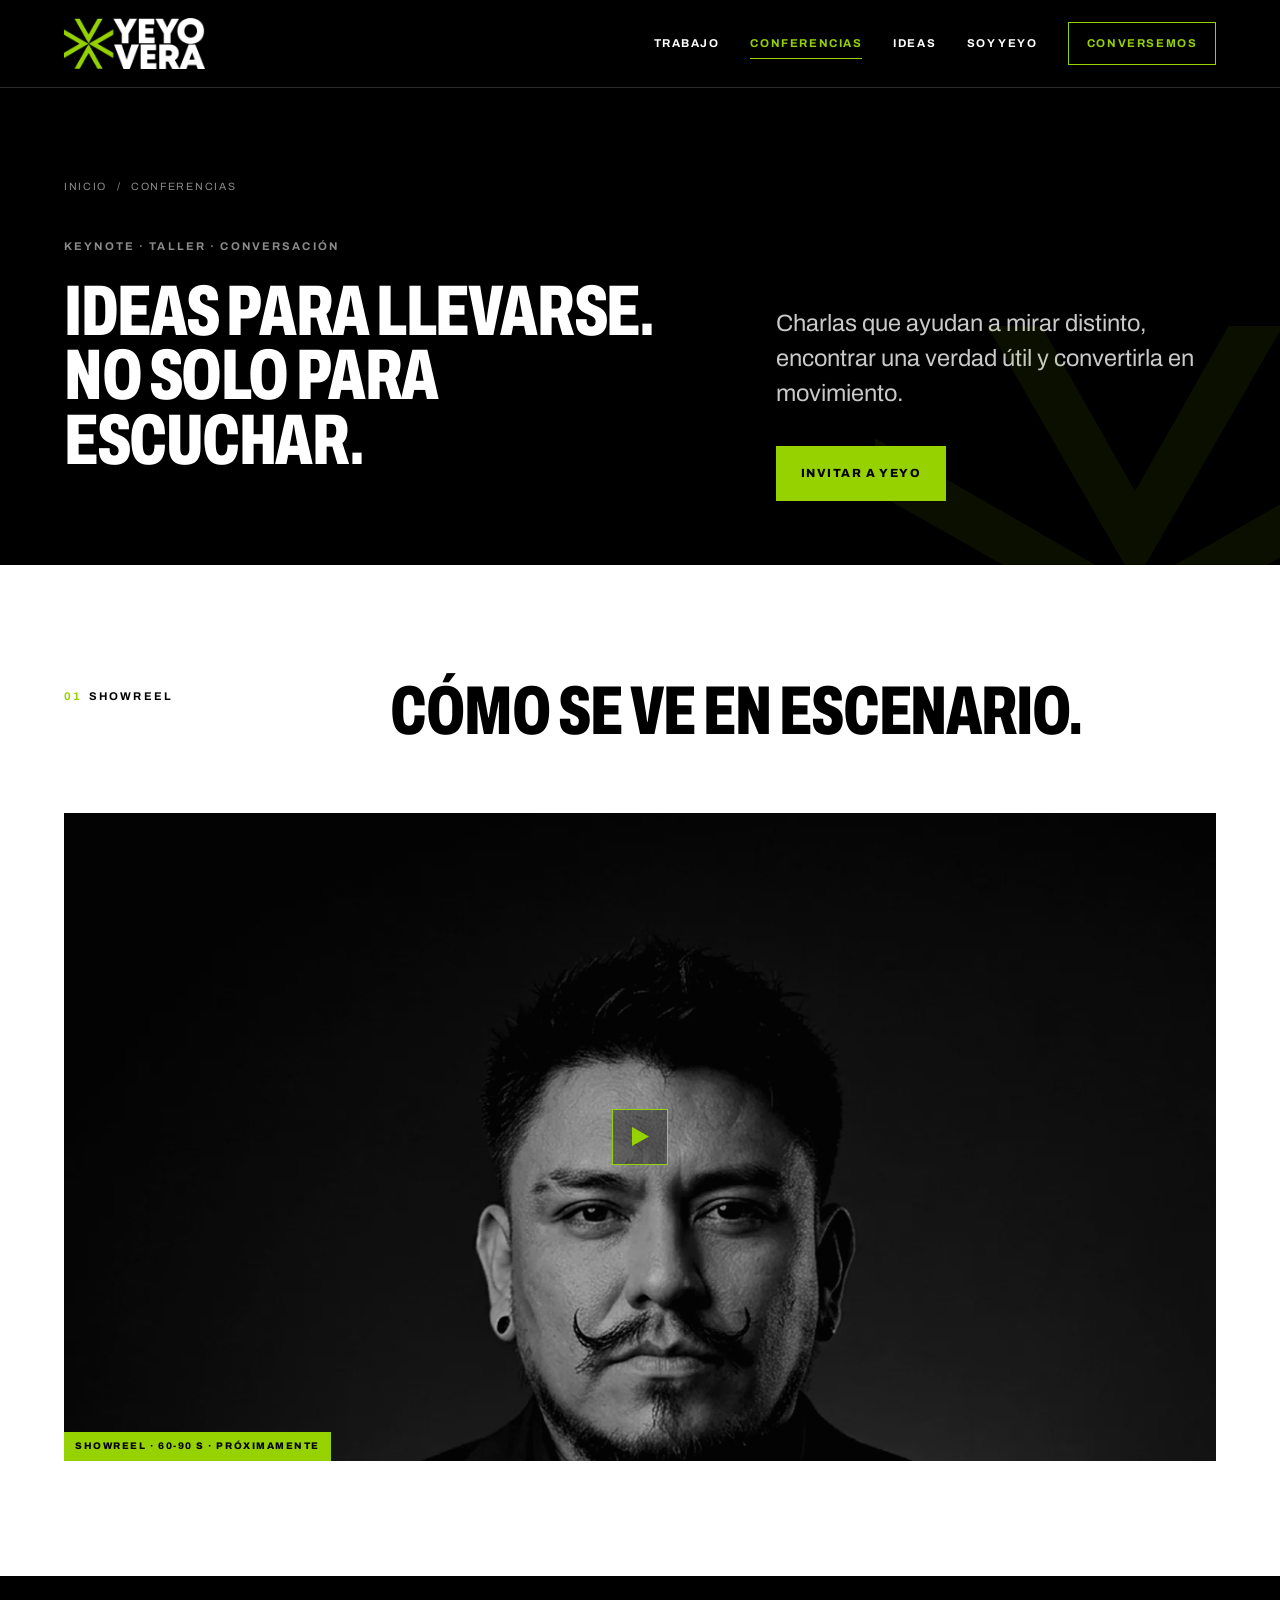
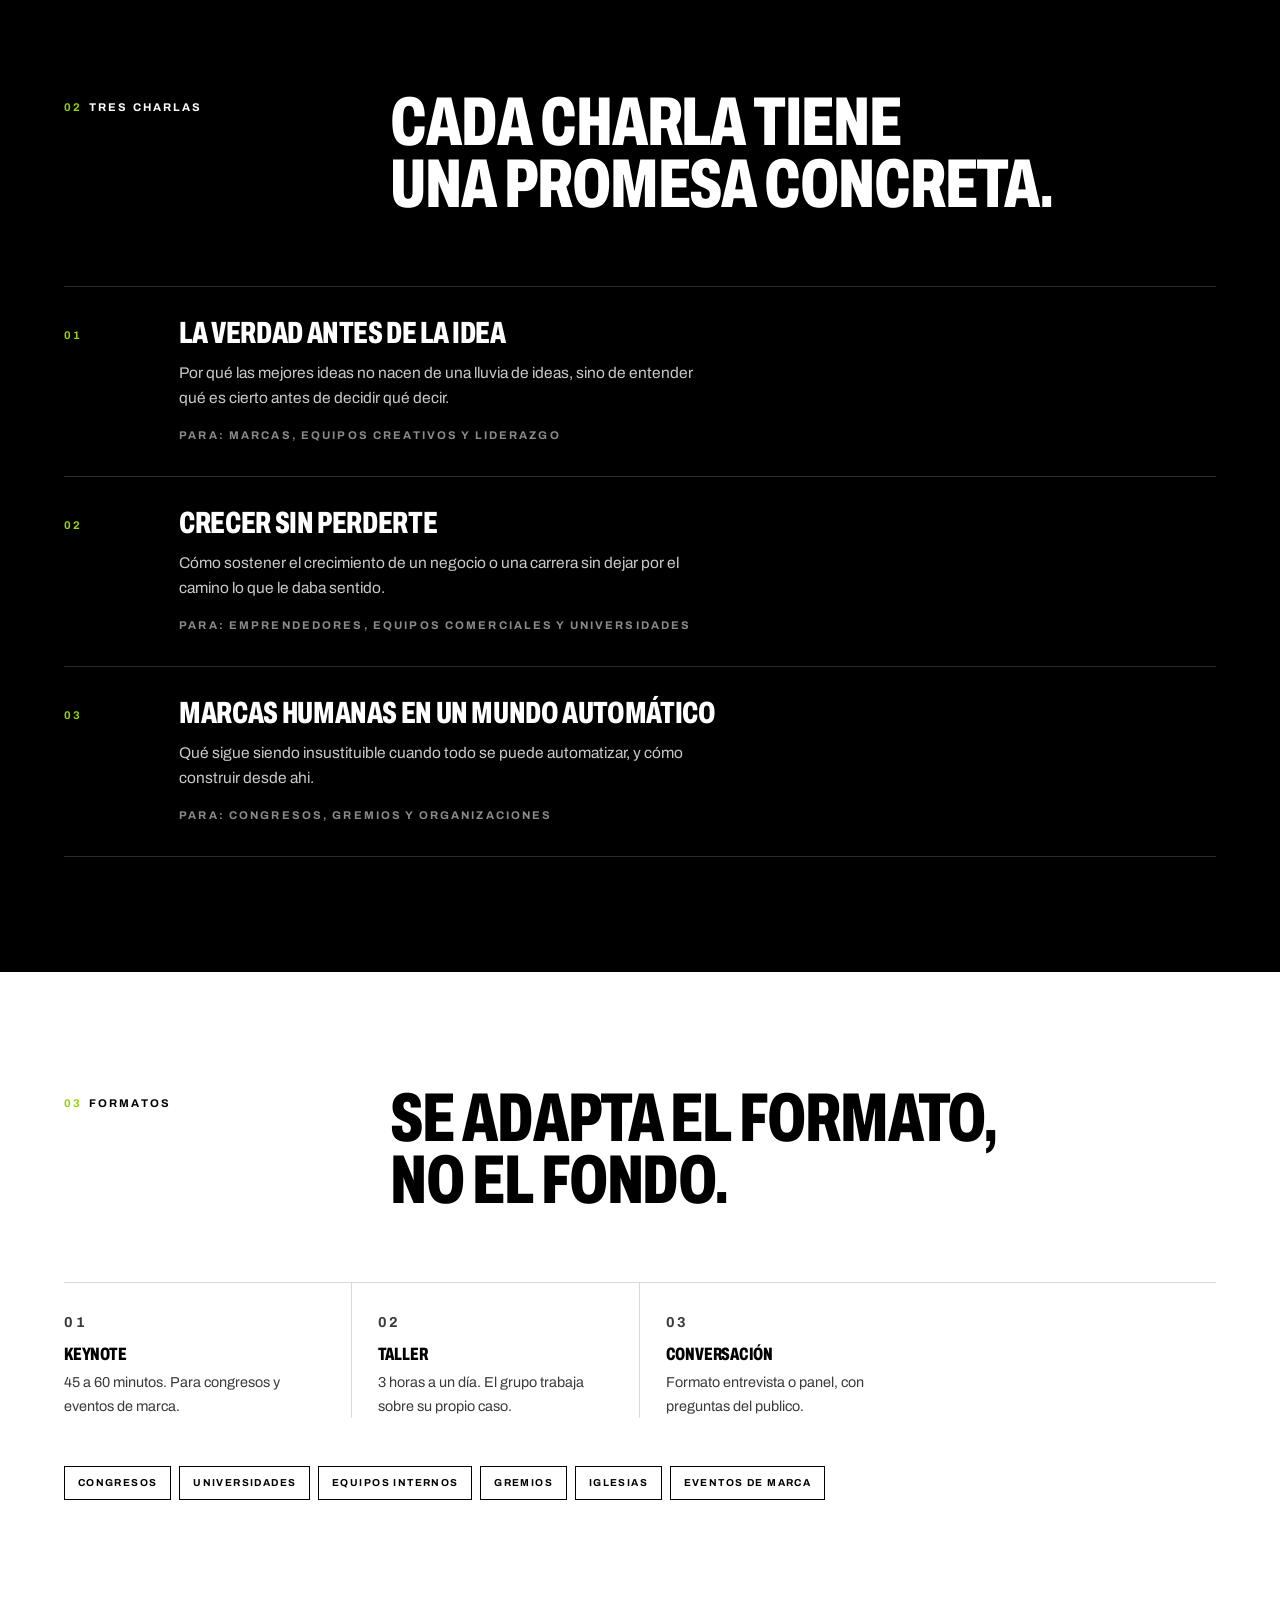
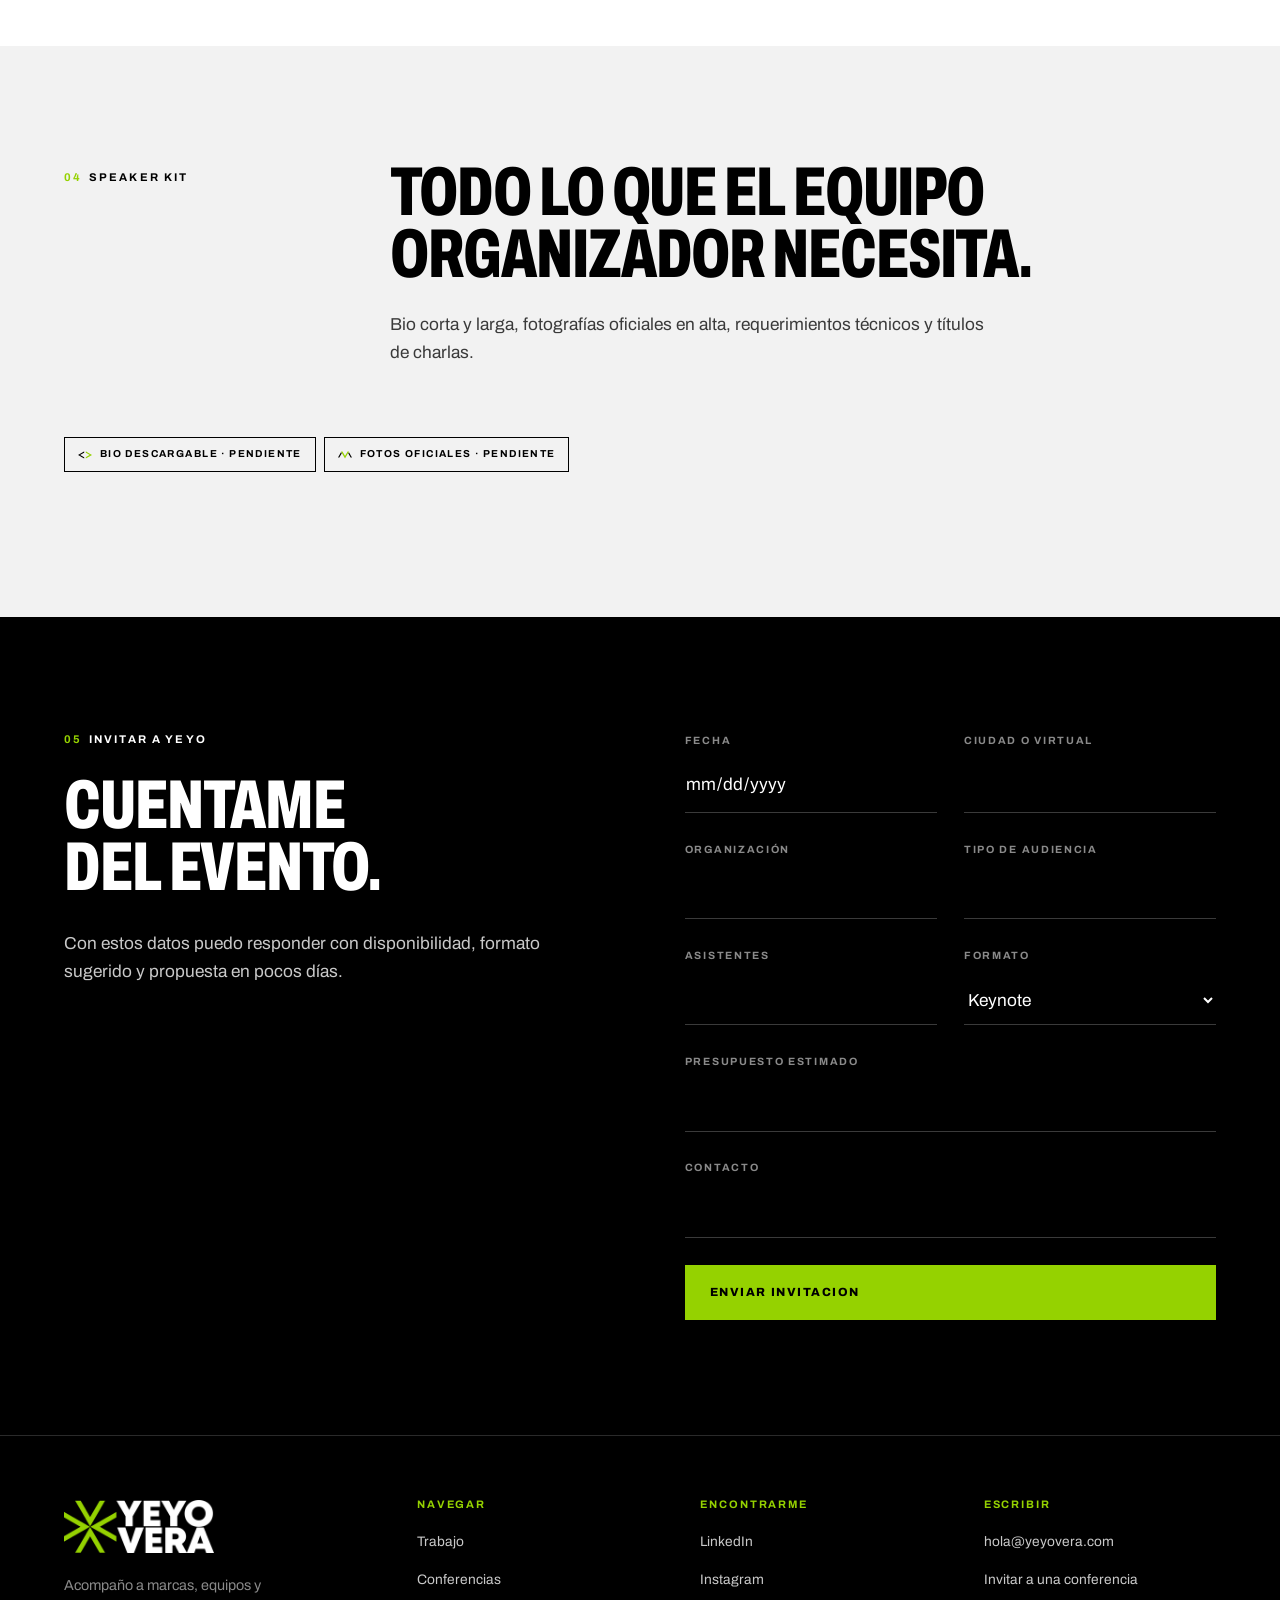
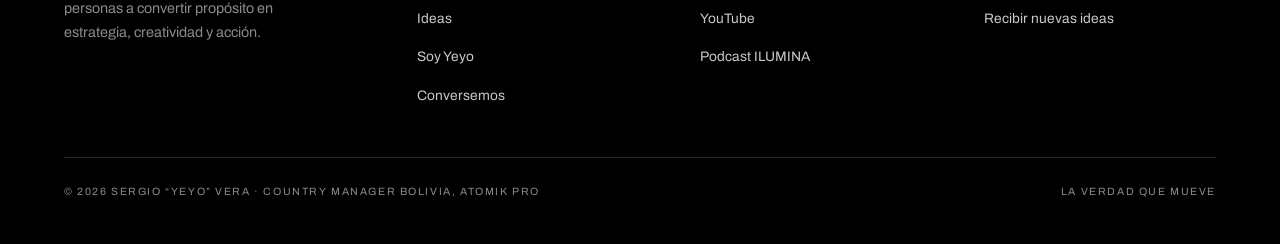
<file: conferencias.html>
<!doctype html>
<html lang="es">
<head>
<meta charset="utf-8">
<meta name="viewport" content="width=device-width, initial-scale=1">
<title>Conferencias — Yeyo Vera</title>
<meta name="description" content="Tres conferencias sobre verdad, crecimiento y marcas humanas. Keynote, taller o conversación. Formulario de contratación.">
<link rel="canonical" href="https://yeyovera.com/conferencias.html">
<meta name="theme-color" content="#000000">
<meta property="og:type" content="website">
<meta property="og:locale" content="es_BO">
<meta property="og:site_name" content="Yeyo Vera">
<meta property="og:title" content="Conferencias — Yeyo Vera">
<meta property="og:description" content="Tres conferencias sobre verdad, crecimiento y marcas humanas. Keynote, taller o conversación. Formulario de contratación.">
<meta property="og:url" content="https://yeyovera.com/conferencias.html">
<meta property="og:image" content="https://yeyovera.com/assets/img/foto/home-color.jpg">
<meta name="twitter:card" content="summary_large_image">
<link rel="icon" href="assets/img/favicon.svg?v=45747e34" type="image/svg+xml">
<link rel="preload" href="assets/fuente/archivo-latin.woff2?v=de2f1fe8" as="font" type="font/woff2" crossorigin>
<link rel="stylesheet" href="assets/css/style.css?v=de06c8a4">
<script type="application/ld+json">{
 "@context":"https://schema.org",
 "@type":"Person",
 "name":"Sergio “Yeyo” Vera",
 "alternateName":"Yeyo Vera",
 "jobTitle":"Consultor creativo estratégico, speaker y educador",
 "description":"Acompaña a marcas, equipos y personas a convertir propósito en estrategia, creatividad y acción.",
 "url":"https://yeyovera.com",
 "image":"https://yeyovera.com/assets/img/foto/home-color.jpg",
 "email":"mailto:hola@yeyovera.com",
 "worksFor":{"@type":"Organization","name":"Atomik Pro"},
 "knowsAbout":["Estrategia de marca","Creatividad","Marketing","Liderazgo","Propósito"],
 "knowsLanguage":"es",
 "sameAs":["https://www.linkedin.com/","https://www.instagram.com/","https://www.youtube.com/"]
}</script>
</head>
<body>
<header class="cabecera">
  <a class="marca" href="index.html" aria-label="Yeyo Vera, ir al inicio"><img src="assets/img/logo-neg-480.png?v=49e8ae4a" srcset="assets/img/logo-neg-320.png?v=2b30236c 320w, assets/img/logo-neg-480.png?v=49e8ae4a 480w, assets/img/logo-neg-640.png?v=3989f7be 640w" sizes="(max-width:900px) 122px, 158px" alt="Yeyo Vera" width="1926" height="685" decoding="async"></a>
  <nav id="menu-principal" class="menu" aria-label="Navegación principal">
    <a href="trabajo.html">Trabajo</a><a href="conferencias.html" aria-current="page">Conferencias</a><a href="ideas.html">Ideas</a><a href="soy-yeyo.html">Soy Yeyo</a><a class="menu__cta" href="index.html#conversemos">Conversemos</a>
  </nav>
  <button class="hamburguesa" type="button" aria-label="Abrir menú" aria-expanded="false" aria-controls="menu-principal">
    <span></span><span></span><span></span>
  </button>
</header>
<main id="contenido">

<section class="portada">
  <svg class="portada__marca" aria-hidden="true" xmlns="http://www.w3.org/2000/svg" viewBox="0 0 1000 1000" fill="currentColor"><path d="M215.8 0L320 0L500 318L680 0L784.2 0L500 494ZM1000 215.8L1000 320L682 500L1000 680L1000 784.2L506 500ZM784.2 1000L680 1000L500 682L320 1000L215.8 1000L500 506ZM0 784.2L0 680L318 500L-0 320L-0 215.8L494 500Z"/></svg>
  <p class="miga revelar"><a href="index.html">Inicio</a> <span>/</span> <span>Conferencias</span></p>
  <div class="portada__grid">
    <div class="revelar">
      <p class="kicker kicker--tenue" style="margin-top:2rem">Keynote &middot; Taller &middot; Conversación</p>
      <h1>Ideas para llevarse.<br>No solo para escuchar.</h1>
    </div>
    <div class="revelar revelar--d1">
      <p class="lead">Charlas que ayudan a mirar distinto, encontrar una verdad útil y convertirla en movimiento.</p>
      <div style="margin-top:2.2rem"><a class="btn btn--verde" href="#invitar"><span>Invitar a Yeyo</span></a></div>
    </div>
  </div>
</section>

<section class="seccion envoltura">
  <div class="encabezado revelar">
  <p class="kicker"><span class="n">01</span>Showreel</p>
  <div><h2>Cómo se ve en escenario.</h2></div>
</div>
  <div class="caso__media revelar" style="aspect-ratio:16/9">
    <img src="assets/img/foto/traje-oscuro-v-1000.webp?v=aa50078e" srcset="assets/img/foto/traje-oscuro-v-640.webp?v=db85cb81 640w, assets/img/foto/traje-oscuro-v-1000.webp?v=aa50078e 1000w, assets/img/foto/traje-oscuro-v-1500.webp?v=b32fb838 1500w" sizes="92vw" alt="Yeyo Vera en escenario" width="1000" height="1500" decoding="async" loading="lazy" style="object-position:center 12%">
    <span class="caso__play"><svg width="17" height="19" viewBox="0 0 17 19" fill="currentColor" aria-hidden="true"><path d="M0 0l17 9.5L0 19z"/></svg></span>
    <span class="caso__etiqueta">Showreel &middot; 60-90 s &middot; próximamente</span>
  </div>
</section>

<section class="seccion envoltura oscuro">
  <div class="encabezado revelar">
  <p class="kicker"><span class="n">02</span>Tres charlas</p>
  <div><h2>Cada charla tiene<br>una promesa concreta.</h2></div>
</div>
  <ul class="lista"><li class="revelar revelar--d0">
      <span class="lista__n">01</span>
      <div><h3>La verdad antes de la idea</h3><p class="texto texto--claro">Por qué las mejores ideas no nacen de una lluvia de ideas, sino de entender qué es cierto antes de decidir qué decir.</p>
      <p class="kicker kicker--tenue" style="margin-top:1rem">Para: Marcas, equipos creativos y liderazgo</p></div>
    </li><li class="revelar revelar--d1">
      <span class="lista__n">02</span>
      <div><h3>Crecer sin perderte</h3><p class="texto texto--claro">Cómo sostener el crecimiento de un negocio o una carrera sin dejar por el camino lo que le daba sentido.</p>
      <p class="kicker kicker--tenue" style="margin-top:1rem">Para: Emprendedores, equipos comerciales y universidades</p></div>
    </li><li class="revelar revelar--d2">
      <span class="lista__n">03</span>
      <div><h3>Marcas humanas en un mundo automático</h3><p class="texto texto--claro">Qué sigue siendo insustituible cuando todo se puede automatizar, y cómo construir desde ahi.</p>
      <p class="kicker kicker--tenue" style="margin-top:1rem">Para: Congresos, gremios y organizaciones</p></div>
    </li></ul>
</section>

<section class="seccion envoltura">
  <div class="encabezado revelar">
  <p class="kicker"><span class="n">03</span>Formatos</p>
  <div><h2>Se adapta el formato,<br>no el fondo.</h2></div>
</div>
  <div class="fases"><div class="fase revelar revelar--d0">
      <p class="kicker kicker--tenue">01</p><h4>Keynote</h4><p>45 a 60 minutos. Para congresos y eventos de marca.</p></div><div class="fase revelar revelar--d1">
      <p class="kicker kicker--tenue">02</p><h4>Taller</h4><p>3 horas a un día. El grupo trabaja sobre su propio caso.</p></div><div class="fase revelar revelar--d2">
      <p class="kicker kicker--tenue">03</p><h4>Conversación</h4><p>Formato entrevista o panel, con preguntas del publico.</p></div></div>
  <div class="chips revelar" style="margin-top:3rem">
    <span class="chip">Congresos</span><span class="chip">Universidades</span>
    <span class="chip">Equipos internos</span><span class="chip">Gremios</span>
    <span class="chip">Iglesias</span><span class="chip">Eventos de marca</span>
  </div>
</section>

<section class="seccion envoltura tenue">
  <div class="encabezado revelar">
  <p class="kicker"><span class="n">04</span>Speaker kit</p>
  <div><h2>Todo lo que el equipo<br>organizador necesita.</h2><p class="texto">Bio corta y larga, fotografías oficiales en alta, requerimientos técnicos y títulos de charlas.</p></div>
</div>
  <div class="chips revelar">
    <a class="chip" href="#invitar"><svg aria-hidden="true" xmlns="http://www.w3.org/2000/svg" viewBox="0 0 100 50.75"><path fill="currentColor" fill-rule="evenodd" d="M42.71 0L44.22 0L44.22 8.54L36.18 12.56L35.68 13.57L32.66 14.57L32.16 15.58L26.63 18.09L26.13 19.1L23.12 20.1L22.61 21.11L19.6 22.11L19.1 23.12L15.58 24.62L15.58 25.63L18.59 26.63L19.1 27.64L22.11 28.64L22.61 29.65L25.63 30.65L26.13 31.66L29.15 32.66L29.65 33.67L31.66 34.17L32.16 35.18L35.18 36.18L35.68 37.19L38.69 38.19L39.2 39.2L44.22 41.71L44.22 49.75L41.21 49.25L38.19 46.73L35.18 45.73L34.67 44.72L31.66 43.72L31.16 42.71L28.14 41.71L27.64 40.7L24.62 39.7L21.61 37.19L18.59 36.18L18.09 35.18L15.08 34.17L14.57 33.17L11.56 32.16L11.06 31.16L9.05 30.65L8.54 29.65L5.53 28.64L5.03 27.64L0 25.13L42.71 0.5Z"/><path fill="#95D200" fill-rule="evenodd" d="M55.78 0L57.29 0L57.79 1.01L60.8 2.01L61.31 3.02L64.32 4.02L64.82 5.03L71.36 8.04L74.37 10.55L77.39 11.56L77.89 12.56L84.42 15.58L87.44 18.09L100 24.62L55.78 49.75L55.78 40.7L56.78 39.7L58.79 39.2L59.3 38.19L62.31 37.19L62.81 36.18L65.83 35.18L66.33 34.17L69.35 33.17L72.36 30.65L75.38 29.65L75.88 28.64L82.91 25.13L82.91 24.12L79.9 23.12L79.4 22.11L76.38 21.11L75.88 20.1L72.86 19.1L69.85 16.58L66.83 15.58L66.33 14.57L63.32 13.57L62.81 12.56L55.78 9.05L55.78 0.5Z"/></svg><span>Bio descargable &middot; pendiente</span></a>
    <a class="chip" href="#invitar"><svg aria-hidden="true" xmlns="http://www.w3.org/2000/svg" viewBox="0 0 100 48.58"><path fill="currentColor" fill-rule="evenodd" d="M22.27 2.83L23.08 3.24L23.08 4.45L24.7 6.88L24.7 8.1L25.91 9.72L26.72 12.55L25.1 14.57L24.29 17L23.48 17.41L22.67 19.84L21.86 20.24L21.05 22.67L19.03 25.1L18.22 27.53L17.41 27.94L16.6 30.36L15.79 30.77L14.98 33.2L14.17 33.6L13.36 36.03L12.55 36.44L9.72 42.11L0 41.7L22.27 3.24ZM77.73 4.45L80.57 8.1L81.38 10.53L82.19 10.93L84.62 16.19L86.64 18.62L91.09 27.53L91.9 27.94L95.14 34.41L95.95 34.82L96.76 37.25L97.57 37.65L98.79 40.89L99.6 41.3L99.19 42.11L90.28 42.11L89.47 41.3L88.66 38.87L87.85 38.46L87.04 36.03L85.02 33.6L84.21 31.17L83.4 30.77L82.59 28.34L81.78 27.94L80.97 25.51L80.16 25.1L79.76 23.48L78.95 23.08L78.14 20.65L77.33 20.24L76.52 17.81L75.71 17.41L74.9 14.98L73.28 12.96L74.09 10.12L74.9 9.72L75.71 7.29L77.73 4.86Z"/><path fill="#95D200" fill-rule="evenodd" d="M22.27 0L32.39 0L33.2 0.81L33.6 2.43L34.41 2.83L35.22 5.26L36.03 5.67L36.84 8.1L38.87 10.53L39.68 12.96L40.49 13.36L41.3 15.79L42.11 16.19L42.91 18.62L44.94 21.05L45.75 23.48L46.56 23.89L49.8 30.36L50.61 30.36L50.61 29.55L51.42 29.15L52.23 26.72L54.25 24.29L55.06 21.86L55.87 21.46L58.3 16.19L60.32 13.77L61.13 11.34L61.94 10.93L64.37 5.67L66.4 3.24L67.21 0.81L68.02 0L78.14 0L78.14 1.21L77.33 1.21L74.9 6.48L72.87 8.91L72.06 11.34L71.26 11.74L70.45 14.17L69.64 14.57L68.83 17L66.8 19.43L65.99 21.86L65.18 22.27L64.37 24.7L63.56 25.1L62.75 27.53L60.73 29.96L59.92 32.39L59.11 32.79L58.3 35.22L57.49 35.63L57.09 37.25L56.28 37.65L55.47 40.08L54.66 40.49L53.85 42.91L53.04 43.32L52.23 45.75L51.42 46.15L50.2 48.58L22.27 0.4Z"/></svg><span>Fotos oficiales &middot; pendiente</span></a>
  </div>
</section>

<section class="seccion envoltura oscuro" id="invitar">
  <div class="contacto">
    <div class="revelar">
      <p class="kicker"><span class="n">05</span>Invitar a Yeyo</p>
      <h2 style="margin-top:1.6rem">Cuentame del evento.</h2>
      <p class="texto texto--claro" style="margin-top:2rem">Con estos datos puedo responder con disponibilidad, formato sugerido y propuesta en pocos días.</p>
    </div>
    <form class="formulario revelar revelar--d1" data-form="conferencia" data-destino="hola@yeyovera.com" data-endpoint="https://formsubmit.co/ajax/hola@yeyovera.com" novalidate>
      <div class="campo--doble">
        <div class="campo"><label for="f-fecha">Fecha</label><input id="f-fecha" name="Fecha" type="date" required></div>
        <div class="campo"><label for="f-ciudad">Ciudad o virtual</label><input id="f-ciudad" name="Ciudad" type="text" required></div>
      </div>
      <div class="campo--doble">
        <div class="campo"><label for="f-org">Organización</label><input id="f-org" name="Organización" type="text" required autocomplete="organization"></div>
        <div class="campo"><label for="f-audiencia">Tipo de audiencia</label><input id="f-audiencia" name="Audiencia" type="text"></div>
      </div>
      <div class="campo--doble">
        <div class="campo"><label for="f-asistentes">Asistentes</label><input id="f-asistentes" name="Asistentes" type="number" min="1" inputmode="numeric"></div>
        <div class="campo"><label for="f-formato">Formato</label>
          <select id="f-formato" name="Formato">
            <option>Keynote</option><option>Taller</option><option>Conversación</option><option>Por definir</option>
          </select>
        </div>
      </div>
      <div class="campo"><label for="f-presupuesto">Presupuesto estimado</label><input id="f-presupuesto" name="Presupuesto" type="text"></div>
      <div class="campo"><label for="f-contacto">Contacto</label><input id="f-contacto" name="Contacto" type="text" required></div>
      <p class="miel" aria-hidden="true"><label>No llenar<input type="text" name="_honey" tabindex="-1" autocomplete="off"></label></p>
      <button class="btn btn--verde" type="submit"><span>Enviar invitacion</span></button>
      <p class="respuesta" role="status" hidden></p>
    </form>
  </div>
</section>

</main>
<footer class="pie">
  <div class="pie__top">
    <div class="pie__marca">
      <img src="assets/img/logo-neg-480.png?v=49e8ae4a" srcset="assets/img/logo-neg-320.png?v=2b30236c 320w, assets/img/logo-neg-480.png?v=49e8ae4a 480w, assets/img/logo-neg-640.png?v=3989f7be 640w" sizes="150px" alt="Yeyo Vera" width="1926" height="685" decoding="async">
      <p>Acompaño a marcas, equipos y personas a convertir propósito en estrategia, creatividad y acción.</p>
    </div>
    <div>
      <h4>Navegar</h4>
      <ul><li><a href="trabajo.html">Trabajo</a></li><li><a href="conferencias.html">Conferencias</a></li><li><a href="ideas.html">Ideas</a></li><li><a href="soy-yeyo.html">Soy Yeyo</a></li><li><a href="index.html#conversemos">Conversemos</a></li></ul>
    </div>
    <div>
      <h4>Encontrarme</h4>
      <ul><li><a href="https://www.linkedin.com/" rel="noopener">LinkedIn</a></li><li><a href="https://www.instagram.com/" rel="noopener">Instagram</a></li><li><a href="https://www.youtube.com/" rel="noopener">YouTube</a></li><li><a href="#" rel="noopener">Podcast ILUMINA</a></li></ul>
    </div>
    <div>
      <h4>Escribir</h4>
      <ul>
        <li><a href="mailto:hola@yeyovera.com">hola@yeyovera.com</a></li>
        <li><a href="conferencias.html#invitar">Invitar a una conferencia</a></li>
        <li><a href="ideas.html#boletin">Recibir nuevas ideas</a></li>
      </ul>
    </div>
  </div>
  <div class="pie__bajo">
    <p>&copy; <span data-anio>2026</span> Sergio &ldquo;Yeyo&rdquo; Vera &middot; Country Manager Bolivia, Atomik Pro</p>
    <p>La verdad que mueve</p>
  </div>
</footer>
<script src="assets/js/main.js?v=de136bb4" defer></script>
</body>
</html>
</file>
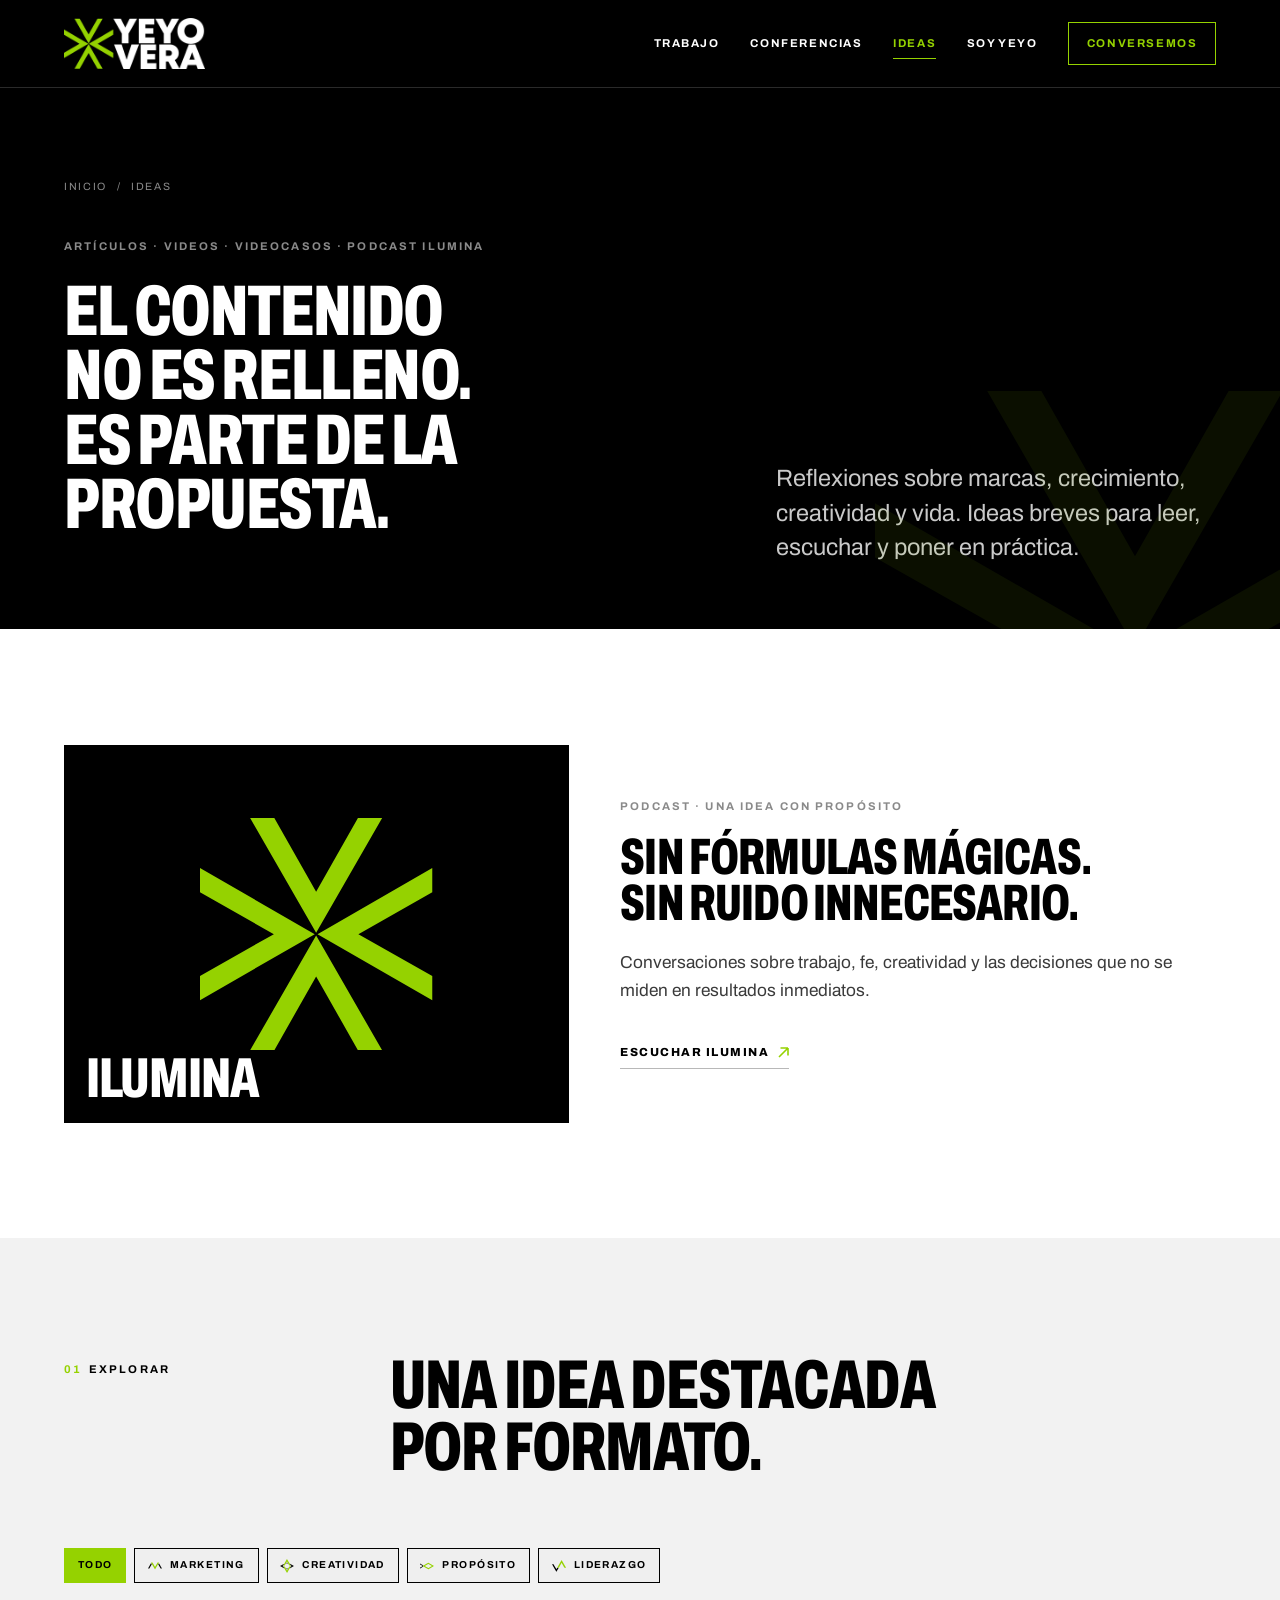
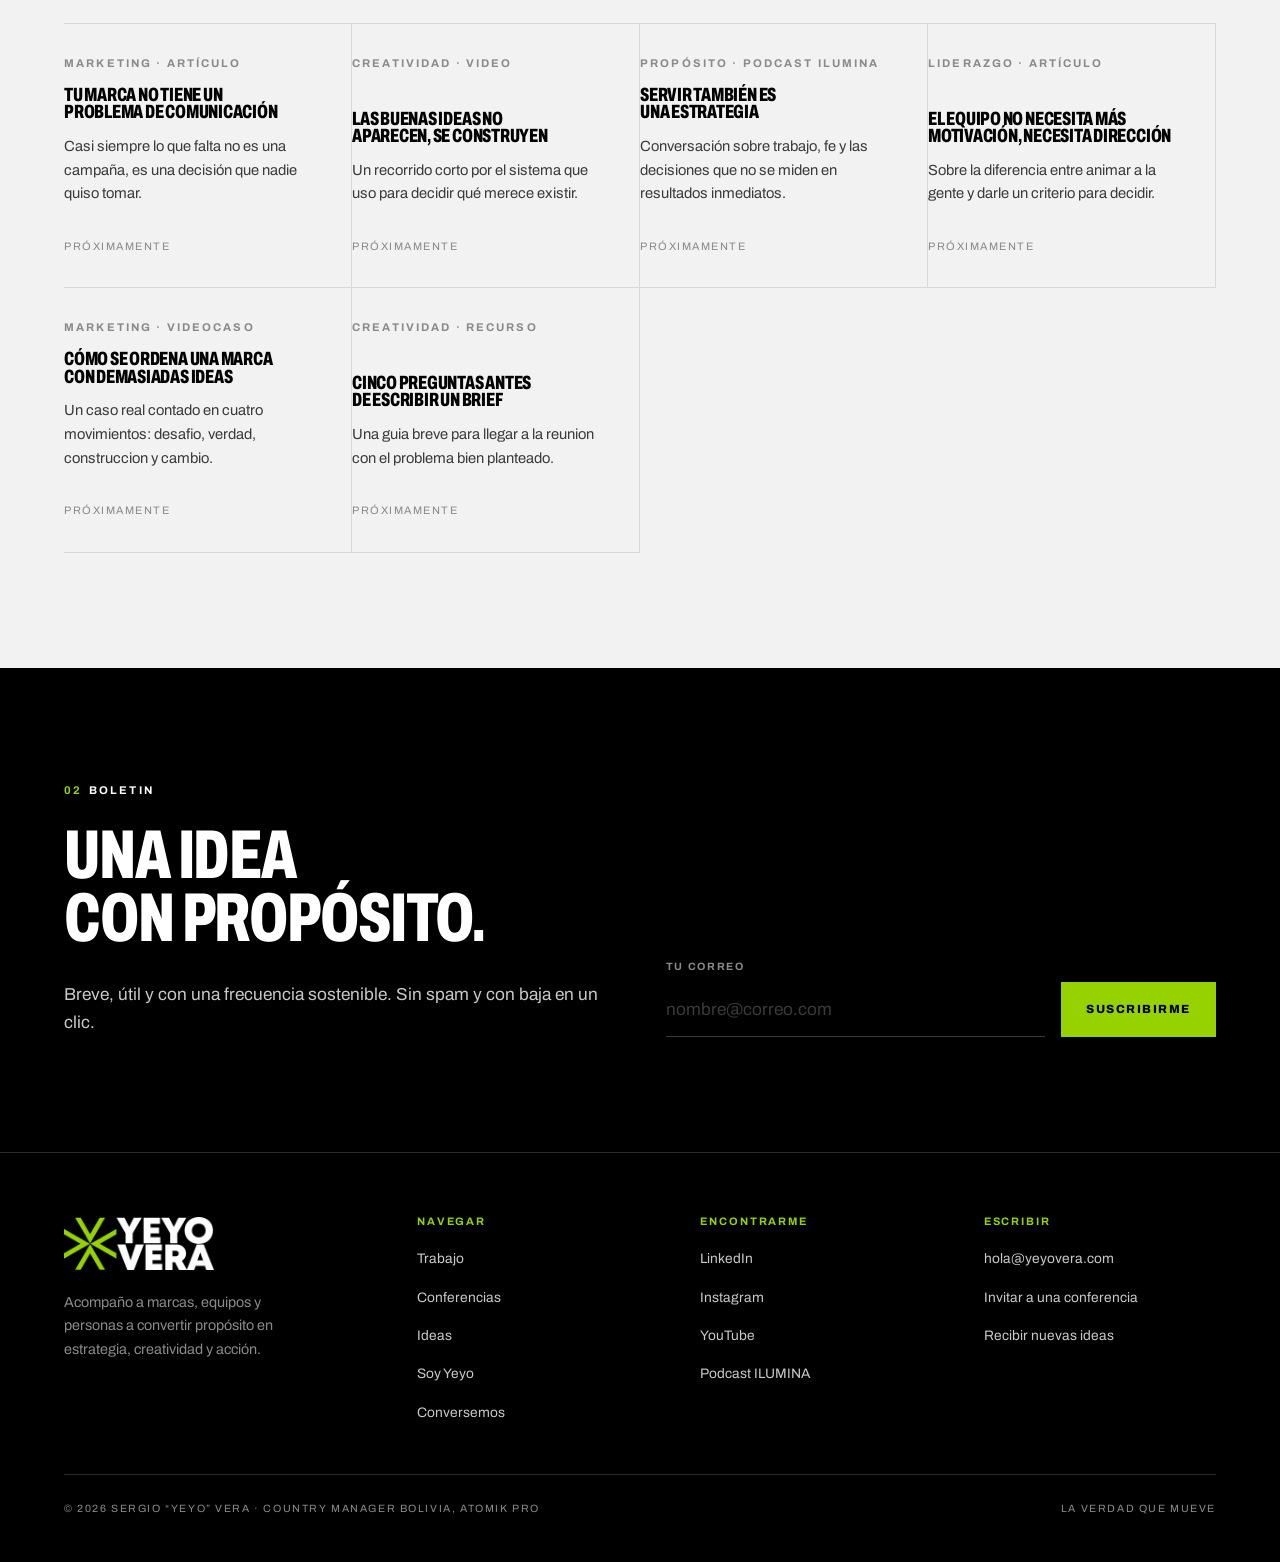
<file: ideas.html>
<!doctype html>
<html lang="es">
<head>
<meta charset="utf-8">
<meta name="viewport" content="width=device-width, initial-scale=1">
<title>Ideas — Yeyo Vera</title>
<meta name="description" content="Artículos, videos, videocasos y el podcast ILUMINA. Marketing, creatividad, propósito y liderazgo. Boletin Una idea con propósito.">
<link rel="canonical" href="https://yeyovera.com/ideas.html">
<meta name="theme-color" content="#000000">
<meta property="og:type" content="website">
<meta property="og:locale" content="es_BO">
<meta property="og:site_name" content="Yeyo Vera">
<meta property="og:title" content="Ideas — Yeyo Vera">
<meta property="og:description" content="Artículos, videos, videocasos y el podcast ILUMINA. Marketing, creatividad, propósito y liderazgo. Boletin Una idea con propósito.">
<meta property="og:url" content="https://yeyovera.com/ideas.html">
<meta property="og:image" content="https://yeyovera.com/assets/img/foto/home-color.jpg">
<meta name="twitter:card" content="summary_large_image">
<link rel="icon" href="assets/img/favicon.svg?v=45747e34" type="image/svg+xml">
<link rel="preload" href="assets/fuente/archivo-latin.woff2?v=de2f1fe8" as="font" type="font/woff2" crossorigin>
<link rel="stylesheet" href="assets/css/style.css?v=de06c8a4">
<script type="application/ld+json">{
 "@context":"https://schema.org",
 "@type":"Person",
 "name":"Sergio “Yeyo” Vera",
 "alternateName":"Yeyo Vera",
 "jobTitle":"Consultor creativo estratégico, speaker y educador",
 "description":"Acompaña a marcas, equipos y personas a convertir propósito en estrategia, creatividad y acción.",
 "url":"https://yeyovera.com",
 "image":"https://yeyovera.com/assets/img/foto/home-color.jpg",
 "email":"mailto:hola@yeyovera.com",
 "worksFor":{"@type":"Organization","name":"Atomik Pro"},
 "knowsAbout":["Estrategia de marca","Creatividad","Marketing","Liderazgo","Propósito"],
 "knowsLanguage":"es",
 "sameAs":["https://www.linkedin.com/","https://www.instagram.com/","https://www.youtube.com/"]
}</script>
</head>
<body>
<header class="cabecera">
  <a class="marca" href="index.html" aria-label="Yeyo Vera, ir al inicio"><img src="assets/img/logo-neg-480.png?v=49e8ae4a" srcset="assets/img/logo-neg-320.png?v=2b30236c 320w, assets/img/logo-neg-480.png?v=49e8ae4a 480w, assets/img/logo-neg-640.png?v=3989f7be 640w" sizes="(max-width:900px) 122px, 158px" alt="Yeyo Vera" width="1926" height="685" decoding="async"></a>
  <nav id="menu-principal" class="menu" aria-label="Navegación principal">
    <a href="trabajo.html">Trabajo</a><a href="conferencias.html">Conferencias</a><a href="ideas.html" aria-current="page">Ideas</a><a href="soy-yeyo.html">Soy Yeyo</a><a class="menu__cta" href="index.html#conversemos">Conversemos</a>
  </nav>
  <button class="hamburguesa" type="button" aria-label="Abrir menú" aria-expanded="false" aria-controls="menu-principal">
    <span></span><span></span><span></span>
  </button>
</header>
<main id="contenido">

<section class="portada">
  <svg class="portada__marca" aria-hidden="true" xmlns="http://www.w3.org/2000/svg" viewBox="0 0 1000 1000" fill="currentColor"><path d="M215.8 0L320 0L500 318L680 0L784.2 0L500 494ZM1000 215.8L1000 320L682 500L1000 680L1000 784.2L506 500ZM784.2 1000L680 1000L500 682L320 1000L215.8 1000L500 506ZM0 784.2L0 680L318 500L-0 320L-0 215.8L494 500Z"/></svg>
  <p class="miga revelar"><a href="index.html">Inicio</a> <span>/</span> <span>Ideas</span></p>
  <div class="portada__grid">
    <div class="revelar">
      <p class="kicker kicker--tenue" style="margin-top:2rem">Artículos &middot; Videos &middot; Videocasos &middot; Podcast ILUMINA</p>
      <h1>El contenido no es relleno.<br>Es parte de la propuesta.</h1>
    </div>
    <div class="revelar revelar--d1">
      <p class="lead">Reflexiones sobre marcas, crecimiento, creatividad y vida. Ideas breves para leer, escuchar y poner en práctica.</p>
      
    </div>
  </div>
</section>

<section class="seccion envoltura">
  <div class="idea-destacada">
    <div class="idea-arte revelar">
      <svg class="idea-arte__simbolo" aria-hidden="true" xmlns="http://www.w3.org/2000/svg" viewBox="0 0 1000 1000" fill="currentColor"><path d="M215.8 0L320 0L500 318L680 0L784.2 0L500 494ZM1000 215.8L1000 320L682 500L1000 680L1000 784.2L506 500ZM784.2 1000L680 1000L500 682L320 1000L215.8 1000L500 506ZM0 784.2L0 680L318 500L-0 320L-0 215.8L494 500Z"/></svg>
      <span class="idea-arte__nombre">ILUMINA</span>
    </div>
    <div class="revelar revelar--d1">
      <p class="kicker kicker--tenue">Podcast &middot; Una idea con propósito</p>
      <h2 style="margin:1.2rem 0 1.4rem;font-size:clamp(2rem,4vw,3.6rem)">Sin fórmulas mágicas.<br>Sin ruido innecesario.</h2>
      <p class="texto">Conversaciones sobre trabajo, fe, creatividad y las decisiones que no se miden en resultados inmediatos.</p>
      <div style="margin-top:2rem"><a class="enlace" href="#boletin"><span>Escuchar ILUMINA</span><svg class="flecha" width="11" height="11" viewBox="0 0 11 11" fill="none" aria-hidden="true"><path d="M1 10L10 1M10 1H2.5M10 1v7.5" stroke="currentColor" stroke-width="1.6"/></svg></a></div>
    </div>
  </div>
</section>

<section class="seccion envoltura tenue">
  <div class="encabezado revelar">
  <p class="kicker"><span class="n">01</span>Explorar</p>
  <div><h2>Una idea destacada<br>por formato.</h2></div>
</div>
  <div class="chips revelar" style="margin-bottom:2.5rem"><button class="chip chip--activo" type="button" data-filtro="todo" aria-pressed="true"><span>Todo</span></button><button class="chip" type="button" data-filtro="marketing" aria-pressed="false"><svg aria-hidden="true" xmlns="http://www.w3.org/2000/svg" viewBox="0 0 100 48.58"><path fill="currentColor" fill-rule="evenodd" d="M22.27 2.83L23.08 3.24L23.08 4.45L24.7 6.88L24.7 8.1L25.91 9.72L26.72 12.55L25.1 14.57L24.29 17L23.48 17.41L22.67 19.84L21.86 20.24L21.05 22.67L19.03 25.1L18.22 27.53L17.41 27.94L16.6 30.36L15.79 30.77L14.98 33.2L14.17 33.6L13.36 36.03L12.55 36.44L9.72 42.11L0 41.7L22.27 3.24ZM77.73 4.45L80.57 8.1L81.38 10.53L82.19 10.93L84.62 16.19L86.64 18.62L91.09 27.53L91.9 27.94L95.14 34.41L95.95 34.82L96.76 37.25L97.57 37.65L98.79 40.89L99.6 41.3L99.19 42.11L90.28 42.11L89.47 41.3L88.66 38.87L87.85 38.46L87.04 36.03L85.02 33.6L84.21 31.17L83.4 30.77L82.59 28.34L81.78 27.94L80.97 25.51L80.16 25.1L79.76 23.48L78.95 23.08L78.14 20.65L77.33 20.24L76.52 17.81L75.71 17.41L74.9 14.98L73.28 12.96L74.09 10.12L74.9 9.72L75.71 7.29L77.73 4.86Z"/><path fill="#95D200" fill-rule="evenodd" d="M22.27 0L32.39 0L33.2 0.81L33.6 2.43L34.41 2.83L35.22 5.26L36.03 5.67L36.84 8.1L38.87 10.53L39.68 12.96L40.49 13.36L41.3 15.79L42.11 16.19L42.91 18.62L44.94 21.05L45.75 23.48L46.56 23.89L49.8 30.36L50.61 30.36L50.61 29.55L51.42 29.15L52.23 26.72L54.25 24.29L55.06 21.86L55.87 21.46L58.3 16.19L60.32 13.77L61.13 11.34L61.94 10.93L64.37 5.67L66.4 3.24L67.21 0.81L68.02 0L78.14 0L78.14 1.21L77.33 1.21L74.9 6.48L72.87 8.91L72.06 11.34L71.26 11.74L70.45 14.17L69.64 14.57L68.83 17L66.8 19.43L65.99 21.86L65.18 22.27L64.37 24.7L63.56 25.1L62.75 27.53L60.73 29.96L59.92 32.39L59.11 32.79L58.3 35.22L57.49 35.63L57.09 37.25L56.28 37.65L55.47 40.08L54.66 40.49L53.85 42.91L53.04 43.32L52.23 45.75L51.42 46.15L50.2 48.58L22.27 0.4Z"/></svg><span>Marketing</span></button><button class="chip" type="button" data-filtro="proposito" aria-pressed="false"><svg aria-hidden="true" xmlns="http://www.w3.org/2000/svg" viewBox="0 0 100 100"><path fill="currentColor" fill-rule="evenodd" d="M46.03 23.81L46.56 32.8L38.1 37.57L41.27 31.22L42.33 30.69L43.39 27.51L46.03 24.34ZM53.44 24.34L54.5 24.34L55.56 27.51L56.61 28.04L57.67 31.22L58.73 31.75L59.79 34.92L61.38 36.51L60.85 37.04L58.73 35.98L58.2 34.92L55.03 33.86L53.44 32.28L53.44 24.87ZM68.25 31.75L99.47 49.74L69.31 67.2L71.43 62.43L74.07 59.26L75.13 56.08L76.19 55.56L76.72 53.44L81.48 51.32L82.01 50.26L83.07 50.26L83.07 49.21L76.19 46.03L68.25 32.28ZM30.16 32.8L30.69 33.86L29.63 34.39L28.57 37.57L25.93 40.74L23.28 46.56L18.52 48.68L17.99 49.74L16.93 49.74L16.93 50.79L23.81 53.97L31.75 68.25L0.53 50.26L3.17 48.15L6.35 47.09L6.88 46.03L10.05 44.97L10.58 43.92L13.76 42.86L14.29 41.8L16.4 41.27L16.93 40.21L30.16 33.33ZM61.38 62.43L61.9 62.96L60.32 66.14L57.67 69.31L55.03 75.13L53.44 76.19L53.44 67.2L57.67 65.08L58.2 64.02L61.38 62.96ZM38.62 62.96L44.97 66.14L46.56 67.72L46.56 75.66L45.5 75.66L44.44 72.49L43.39 71.96L42.33 68.78L41.27 68.25L40.21 65.08L38.62 63.49Z"/><path fill="#95D200" fill-rule="evenodd" d="M49.74 0L51.32 3.17L52.38 3.7L52.91 5.82L53.97 6.35L55.03 9.52L56.08 10.05L57.14 13.23L58.2 13.76L59.26 16.93L60.32 17.46L60.85 19.58L61.9 20.11L62.96 23.28L64.02 23.81L65.08 26.98L66.14 27.51L67.2 30.69L68.25 31.22L74.07 42.86L76.72 46.03L66.67 46.56L62.96 39.15L61.9 38.62L59.79 33.33L58.73 32.8L56.08 26.98L55.03 26.46L54.5 24.34L51.85 21.16L50.79 17.99L49.21 17.46L48.15 20.63L47.09 21.16L46.56 23.28L43.92 26.46L42.86 29.63L40.21 32.8L39.15 35.98L38.1 36.51L38.1 38.1L37.04 38.62L33.33 46.03L23.28 46.56L26.98 39.15L28.04 38.62L29.1 35.45L30.16 34.92L32.28 29.63L33.33 29.1L40.21 15.87L41.27 15.34L41.8 13.23L42.86 12.7L43.92 9.52L44.97 8.99L46.03 5.82L47.09 5.29L48.15 2.12L49.74 0.53ZM23.28 53.44L33.33 53.44L49.74 82.54L50.79 82.54L51.85 79.37L52.91 78.84L53.44 76.72L56.08 73.54L57.14 70.37L59.79 67.2L60.85 64.02L61.9 63.49L61.9 61.9L62.96 61.38L66.67 53.97L76.72 53.44L73.02 60.85L71.96 61.38L70.9 64.55L69.84 65.08L67.72 70.37L65.08 73.54L64.02 76.72L62.96 77.25L61.9 80.42L60.85 80.95L59.79 84.13L58.73 84.66L58.2 86.77L57.14 87.3L56.08 90.48L55.03 91.01L53.97 94.18L52.91 94.71L50.26 100L48.68 96.83L47.62 96.3L47.09 94.18L46.03 93.65L44.97 90.48L43.92 89.95L42.86 86.77L41.8 86.24L40.74 83.07L39.68 82.54L39.15 80.42L38.1 79.89L37.04 76.72L35.98 76.19L34.92 73.02L33.86 72.49L32.8 69.31L31.75 68.78L25.93 57.14L23.28 53.97Z"/></svg><span>Creatividad</span></button><button class="chip" type="button" data-filtro="gospel" aria-pressed="false"><svg aria-hidden="true" xmlns="http://www.w3.org/2000/svg" viewBox="0 0 100 47.22"><path fill="currentColor" fill-rule="evenodd" d="M0.31 6.48L4.32 8.33L4.63 8.95L6.48 9.57L8.33 11.11L10.19 11.73L10.49 12.35L12.35 12.96L14.2 14.51L16.05 15.12L17.9 16.67L19.75 17.28L20.06 17.9L24.38 20.06L19.44 23.15L17.28 22.22L16.98 21.6L15.12 20.99L13.89 19.75L12.96 19.75L11.11 18.21L9.26 17.59L8.95 16.98L7.1 16.36L5.25 14.81L0.31 12.35L0.31 6.79ZM19.14 24.07L20.06 24.07L22.53 25.31L22.84 25.93L24.69 26.54L24.69 27.16L21.3 28.7L20.99 29.32L17.59 30.86L17.28 31.48L15.43 32.1L15.12 32.72L11.73 34.26L11.42 34.88L9.57 35.49L7.72 37.04L3.09 39.2L0.93 41.05L0 40.74L0.31 35.19L0.93 34.57L2.78 33.95L4.63 32.41L6.48 31.79L6.79 31.17L8.64 30.56L10.49 29.01L12.35 28.4L14.2 26.85L19.14 24.38Z"/><path fill="#95D200" fill-rule="evenodd" d="M58.95 0L59.88 0L60.19 0.93L62.65 1.85L62.96 2.47L64.81 3.09L65.12 3.7L66.36 4.01L68.21 5.56L70.68 6.48L72.53 8.02L74.38 8.64L74.69 9.26L78.7 11.11L79.01 11.73L82.41 13.27L84.26 14.81L86.73 15.74L88.58 17.28L90.43 17.9L90.74 18.52L93.21 19.44L93.52 20.06L94.75 20.37L96.6 21.91L100 23.46L99.38 24.38L96.91 25.31L96.6 25.93L93.21 27.47L91.36 29.01L88.89 29.94L88.58 30.56L86.73 31.17L86.42 31.79L85.19 32.1L83.33 33.64L80.86 34.57L79.01 36.11L77.16 36.73L76.85 37.35L72.84 39.2L70.99 40.74L64.81 43.83L64.51 44.44L61.11 45.99L59.88 47.22L58.95 47.22L58.64 46.3L56.48 45.37L56.17 44.75L50 41.67L49.69 41.05L48.46 40.74L46.6 39.2L45.68 39.2L45.37 38.58L41.98 37.04L40.12 35.49L37.65 34.57L37.35 33.95L33.95 32.41L32.1 30.86L29.63 29.94L29.32 29.32L28.09 29.01L27.78 28.4L26.54 28.09L26.23 27.47L25 27.16L24.69 26.54L21.91 25.31L21.6 24.69L18.83 23.77L18.83 23.15L20.37 22.84L20.68 22.22L24.07 20.68L24.69 19.75L26.54 19.14L28.4 17.59L30.25 16.98L30.56 16.36L32.41 15.74L32.72 15.12L34.57 14.51L36.42 12.96L38.27 12.35L38.58 11.73L40.43 11.11L40.74 10.49L42.59 9.88L44.44 8.33L46.91 7.41L48.77 5.86L50.62 5.25L52.47 3.7L54.94 2.78L55.25 2.16L58.95 0.31ZM58.64 8.95L60.8 9.57L61.11 10.19L62.96 10.8L64.81 12.35L66.67 12.96L66.98 13.58L69.44 14.51L69.75 15.12L70.99 15.43L72.84 16.98L74.69 17.59L75 18.21L77.47 19.14L79.32 20.68L84.88 23.46L83.64 24.69L77.47 27.78L77.16 28.4L69.44 32.41L67.59 33.95L65.12 34.88L64.81 35.49L63.58 35.8L61.73 37.35L59.88 38.27L57.72 37.35L55.86 35.8L53.4 34.88L51.54 33.33L49.69 32.72L49.38 32.1L47.53 31.48L47.22 30.86L45.37 30.25L43.52 28.7L41.67 28.09L41.36 27.47L39.51 26.85L39.2 26.23L34.26 23.77L34.26 23.15L58.64 9.26Z"/></svg><span>Propósito</span></button><button class="chip" type="button" data-filtro="ruta" aria-pressed="false"><svg aria-hidden="true" xmlns="http://www.w3.org/2000/svg" viewBox="0 0 100 84.78"><path fill="currentColor" fill-rule="evenodd" d="M0.87 30.43L10.87 30.43L12.17 31.74L15.22 38.26L16.09 38.7L16.96 41.3L17.83 41.74L20 46.52L22.17 49.13L23.04 51.74L23.91 52.17L24.78 54.78L26.96 57.39L30.87 65.22L32.17 64.35L32.61 62.61L33.48 62.17L33.91 60.43L34.78 60L35.65 57.39L36.52 56.96L37.83 54.35L48.26 54.35L46.09 59.13L45.22 59.57L43.04 64.35L42.17 64.78L41.3 67.39L40.43 67.83L38.26 72.61L36.09 75.22L34.35 79.57L33.48 80L31.74 83.91L30.87 83.91L27.39 76.96L26.52 76.52L25.65 73.91L23.48 71.3L22.61 68.7L20.43 66.09L18.7 61.74L17.83 61.3L15.65 56.52L14.78 56.09L13.91 53.48L13.04 53.04L10.87 48.26L8.7 45.65L3.91 36.09L3.04 35.65L2.17 33.04L1.3 32.61L0.87 30.87Z"/><path fill="#95D200" fill-rule="evenodd" d="M68.7 0L70.43 3.48L71.3 3.91L71.74 5.65L72.61 6.09L73.04 7.83L73.91 8.26L74.78 10.87L75.65 11.3L76.52 13.91L77.39 14.35L78.26 16.96L79.13 17.39L80 20L80.87 20.43L81.74 23.04L82.61 23.48L83.48 26.09L84.35 26.52L85.22 29.13L87.39 31.74L88.26 34.35L89.13 34.78L90 37.39L92.17 40L93.04 42.61L93.91 43.04L96.96 49.57L100 53.48L100 54.35L88.26 54.35L87.83 52.61L86.96 52.17L86.09 49.57L83.91 46.96L82.61 43.48L81.74 43.04L80.87 40.43L80 40L79.13 37.39L78.26 36.96L77.83 35.22L76.96 34.78L76.09 32.17L75.22 31.74L74.78 30L73.91 29.57L73.04 26.96L72.17 26.52L71.3 23.91L70.43 23.48L68.7 20L49.13 54.35L37.83 54.35L37.83 53.04L38.7 52.61L41.3 46.96L43.48 44.35L44.35 41.74L45.22 41.3L46.09 38.7L48.26 36.09L53.04 26.52L53.91 26.09L57.83 18.26L58.7 17.83L60.87 13.04L61.74 12.61L63.04 9.13L63.91 8.7L64.78 6.09L65.65 5.65L67.83 0.87L68.7 0.43Z"/></svg><span>Liderazgo</span></button></div>
  <div class="notas"><article class="nota revelar" data-categoria="marketing">
      <p class="kicker">Marketing &middot; Artículo</p>
      <h3>Tu marca no tiene un problema de comunicación</h3>
      <p class="texto" style="font-size:.92rem">Casi siempre lo que falta no es una campaña, es una decisión que nadie quiso tomar.</p>
      <p class="meta">Próximamente</p>
    </article><article class="nota revelar" data-categoria="proposito">
      <p class="kicker">Creatividad &middot; Video</p>
      <h3>Las buenas ideas no aparecen, se construyen</h3>
      <p class="texto" style="font-size:.92rem">Un recorrido corto por el sistema que uso para decidir qué merece existir.</p>
      <p class="meta">Próximamente</p>
    </article><article class="nota revelar" data-categoria="gospel">
      <p class="kicker">Propósito &middot; Podcast ILUMINA</p>
      <h3>Servir también es una estrategia</h3>
      <p class="texto" style="font-size:.92rem">Conversación sobre trabajo, fe y las decisiones que no se miden en resultados inmediatos.</p>
      <p class="meta">Próximamente</p>
    </article><article class="nota revelar" data-categoria="ruta">
      <p class="kicker">Liderazgo &middot; Artículo</p>
      <h3>El equipo no necesita más motivación, necesita dirección</h3>
      <p class="texto" style="font-size:.92rem">Sobre la diferencia entre animar a la gente y darle un criterio para decidir.</p>
      <p class="meta">Próximamente</p>
    </article><article class="nota revelar" data-categoria="marketing">
      <p class="kicker">Marketing &middot; Videocaso</p>
      <h3>Cómo se ordena una marca con demasiadas ideas</h3>
      <p class="texto" style="font-size:.92rem">Un caso real contado en cuatro movimientos: desafio, verdad, construccion y cambio.</p>
      <p class="meta">Próximamente</p>
    </article><article class="nota revelar" data-categoria="proposito">
      <p class="kicker">Creatividad &middot; Recurso</p>
      <h3>Cinco preguntas antes de escribir un brief</h3>
      <p class="texto" style="font-size:.92rem">Una guia breve para llegar a la reunion con el problema bien planteado.</p>
      <p class="meta">Próximamente</p>
    </article></div>
</section>

<section class="seccion envoltura oscuro" id="boletin">
  <div class="boletin">
    <div class="revelar">
      <p class="kicker"><span class="n">02</span>Boletin</p>
      <h2 style="margin-top:1.6rem">Una idea<br>con propósito.</h2>
      <p class="texto texto--claro" style="margin-top:2rem">Breve, útil y con una frecuencia sostenible. Sin spam y con baja en un clic.</p>
    </div>
    <form class="formulario revelar revelar--d1" data-form="boletin" data-destino="hola@yeyovera.com" data-endpoint="https://formsubmit.co/ajax/hola@yeyovera.com" novalidate>
      <div class="boletin__form">
        <div class="campo">
          <label for="b-correo">Tu correo</label>
          <input id="b-correo" name="Correo" type="email" required autocomplete="email" placeholder="nombre@correo.com">
        </div>
        <button class="btn btn--verde" type="submit"><span>Suscribirme</span></button>
      </div>
      <p class="miel" aria-hidden="true"><label>No llenar<input type="text" name="_honey" tabindex="-1" autocomplete="off"></label></p>
      <p class="respuesta" role="status" hidden></p>
    </form>
  </div>
</section>

</main>
<footer class="pie">
  <div class="pie__top">
    <div class="pie__marca">
      <img src="assets/img/logo-neg-480.png?v=49e8ae4a" srcset="assets/img/logo-neg-320.png?v=2b30236c 320w, assets/img/logo-neg-480.png?v=49e8ae4a 480w, assets/img/logo-neg-640.png?v=3989f7be 640w" sizes="150px" alt="Yeyo Vera" width="1926" height="685" decoding="async">
      <p>Acompaño a marcas, equipos y personas a convertir propósito en estrategia, creatividad y acción.</p>
    </div>
    <div>
      <h4>Navegar</h4>
      <ul><li><a href="trabajo.html">Trabajo</a></li><li><a href="conferencias.html">Conferencias</a></li><li><a href="ideas.html">Ideas</a></li><li><a href="soy-yeyo.html">Soy Yeyo</a></li><li><a href="index.html#conversemos">Conversemos</a></li></ul>
    </div>
    <div>
      <h4>Encontrarme</h4>
      <ul><li><a href="https://www.linkedin.com/" rel="noopener">LinkedIn</a></li><li><a href="https://www.instagram.com/" rel="noopener">Instagram</a></li><li><a href="https://www.youtube.com/" rel="noopener">YouTube</a></li><li><a href="#" rel="noopener">Podcast ILUMINA</a></li></ul>
    </div>
    <div>
      <h4>Escribir</h4>
      <ul>
        <li><a href="mailto:hola@yeyovera.com">hola@yeyovera.com</a></li>
        <li><a href="conferencias.html#invitar">Invitar a una conferencia</a></li>
        <li><a href="ideas.html#boletin">Recibir nuevas ideas</a></li>
      </ul>
    </div>
  </div>
  <div class="pie__bajo">
    <p>&copy; <span data-anio>2026</span> Sergio &ldquo;Yeyo&rdquo; Vera &middot; Country Manager Bolivia, Atomik Pro</p>
    <p>La verdad que mueve</p>
  </div>
</footer>
<script src="assets/js/main.js?v=de136bb4" defer></script>
</body>
</html>
</file>
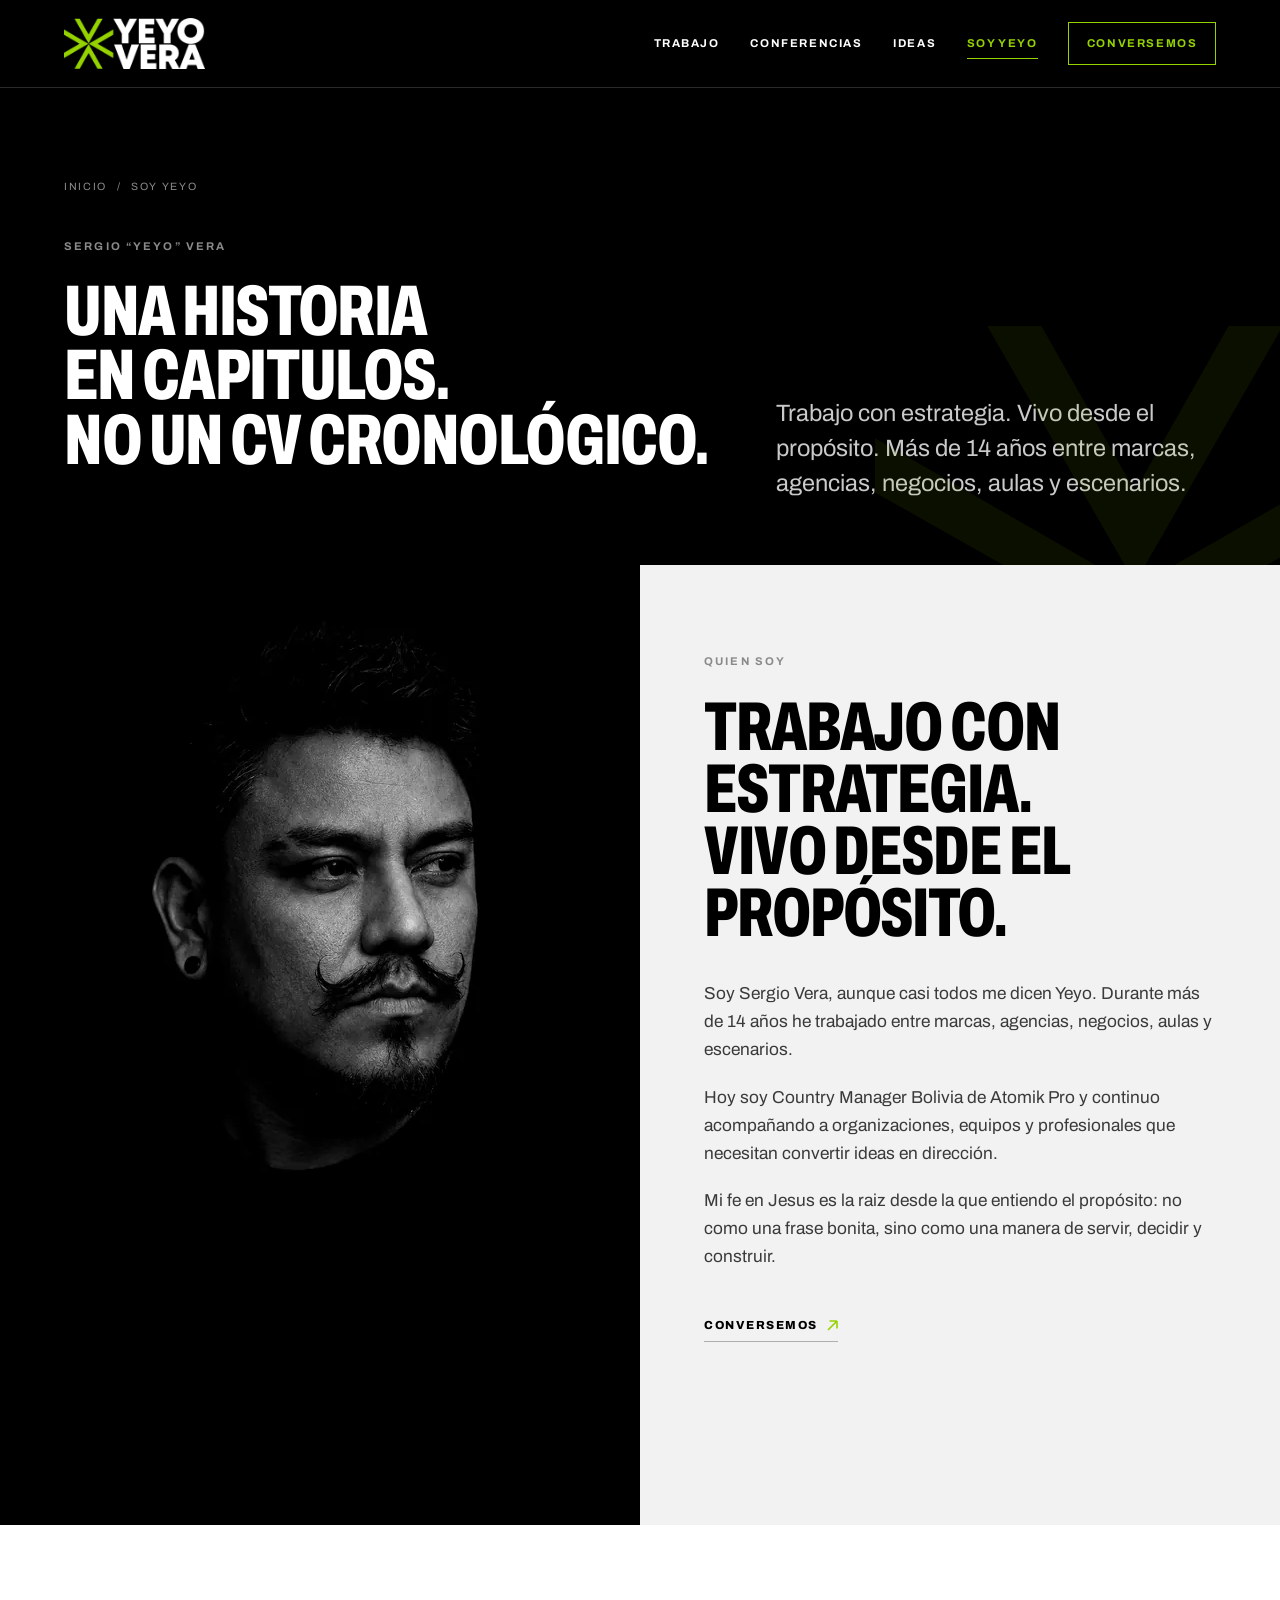
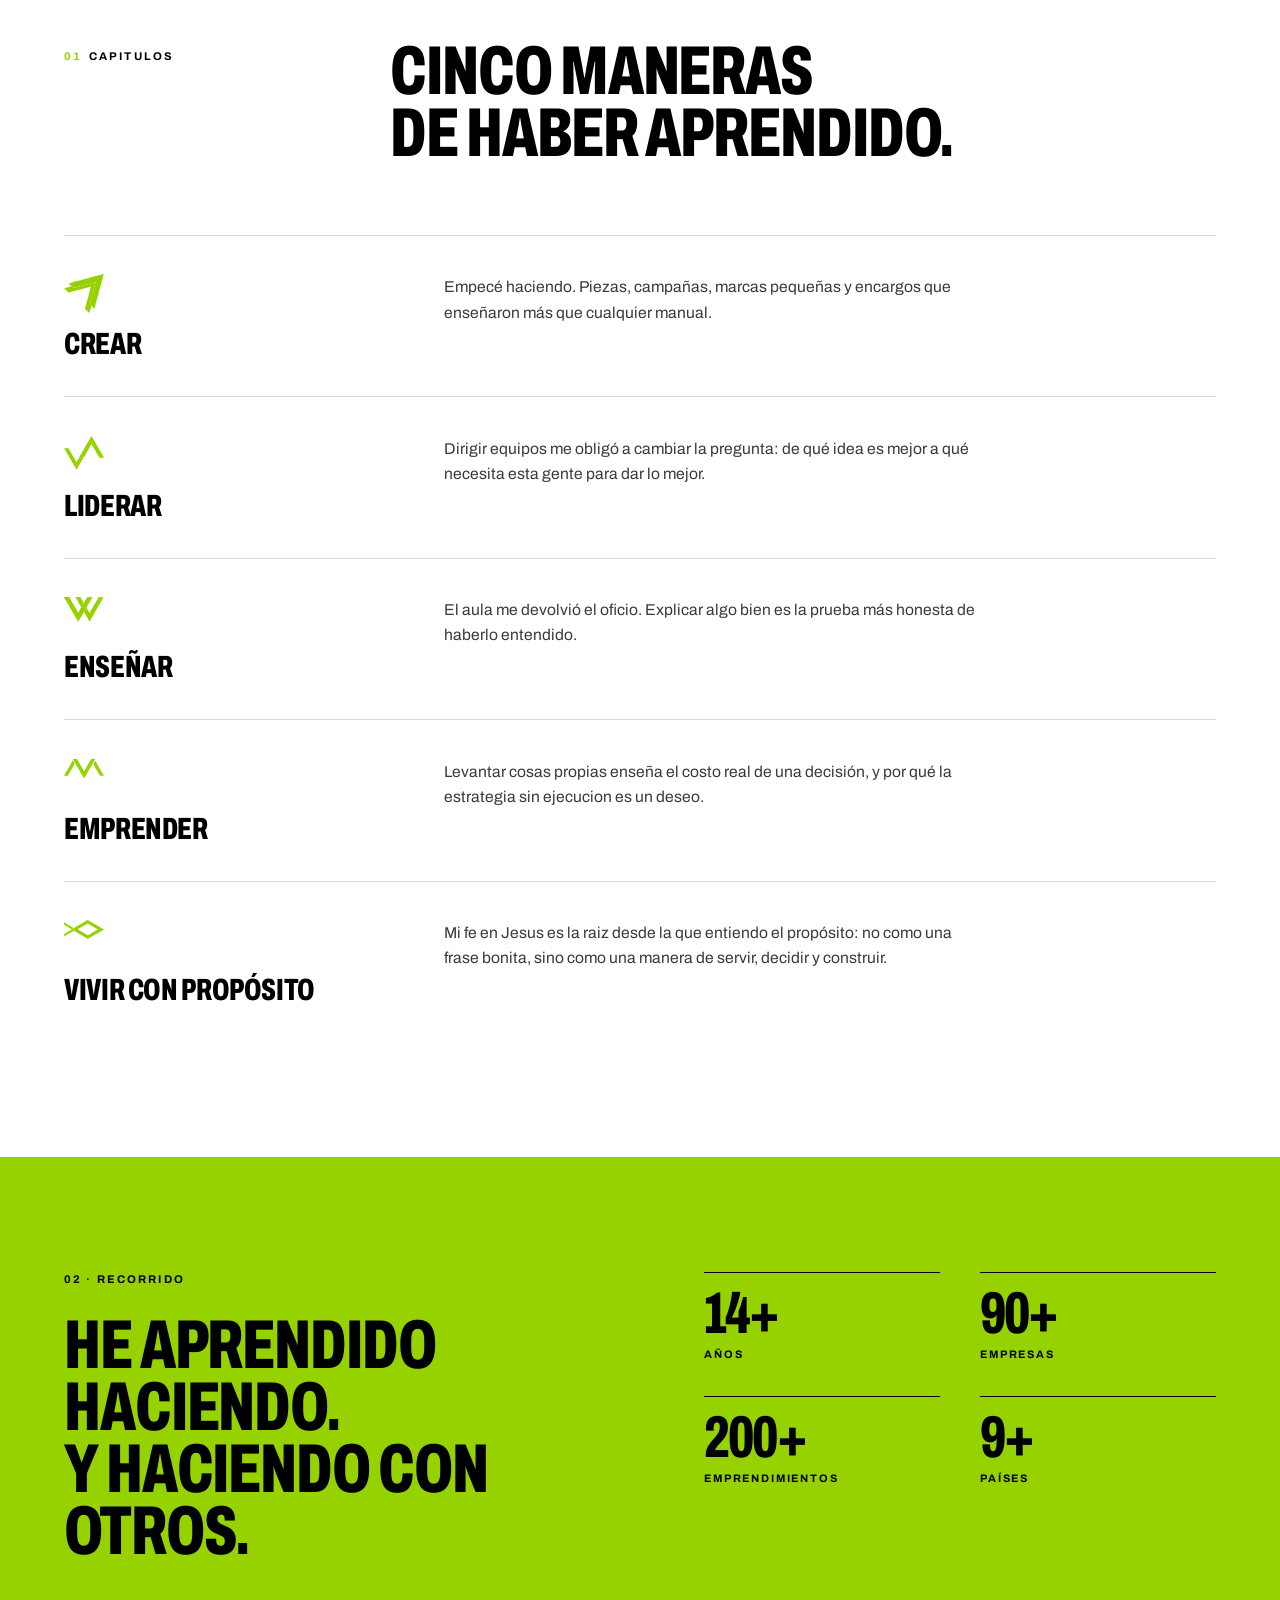
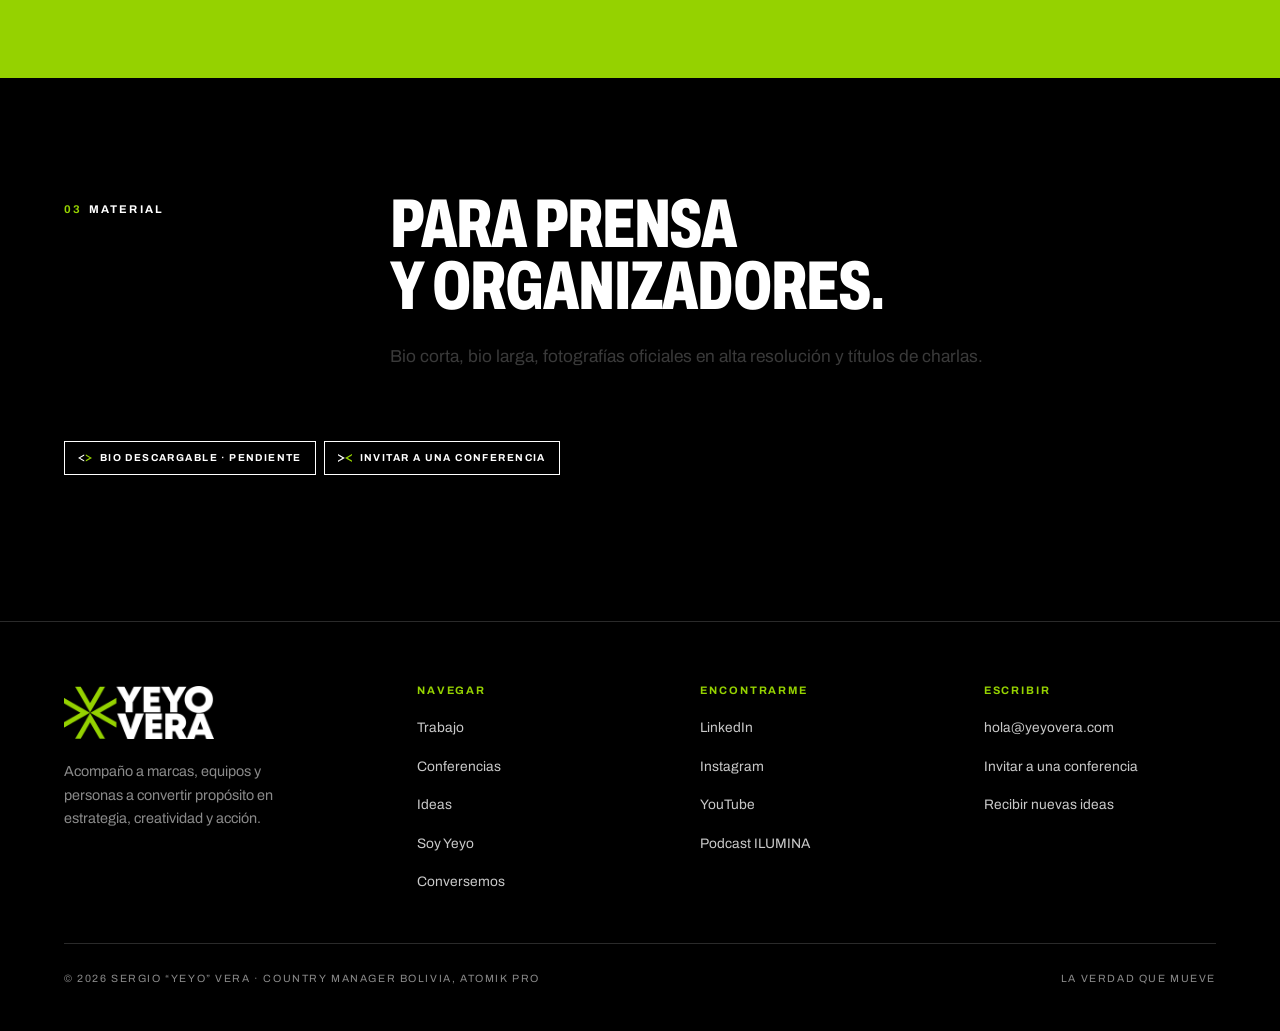
<file: soy-yeyo.html>
<!doctype html>
<html lang="es">
<head>
<meta charset="utf-8">
<meta name="viewport" content="width=device-width, initial-scale=1">
<title>Soy Yeyo — Sergio Vera</title>
<meta name="description" content="La historia de Sergio Yeyo Vera en capitulos: crear, liderar, enseñar, emprender y vivir con propósito.">
<link rel="canonical" href="https://yeyovera.com/soy-yeyo.html">
<meta name="theme-color" content="#000000">
<meta property="og:type" content="website">
<meta property="og:locale" content="es_BO">
<meta property="og:site_name" content="Yeyo Vera">
<meta property="og:title" content="Soy Yeyo — Sergio Vera">
<meta property="og:description" content="La historia de Sergio Yeyo Vera en capitulos: crear, liderar, enseñar, emprender y vivir con propósito.">
<meta property="og:url" content="https://yeyovera.com/soy-yeyo.html">
<meta property="og:image" content="https://yeyovera.com/assets/img/foto/home-color.jpg">
<meta name="twitter:card" content="summary_large_image">
<link rel="icon" href="assets/img/favicon.svg?v=45747e34" type="image/svg+xml">
<link rel="preload" href="assets/fuente/archivo-latin.woff2?v=de2f1fe8" as="font" type="font/woff2" crossorigin>
<link rel="stylesheet" href="assets/css/style.css?v=de06c8a4">
<script type="application/ld+json">{
 "@context":"https://schema.org",
 "@type":"Person",
 "name":"Sergio “Yeyo” Vera",
 "alternateName":"Yeyo Vera",
 "jobTitle":"Consultor creativo estratégico, speaker y educador",
 "description":"Acompaña a marcas, equipos y personas a convertir propósito en estrategia, creatividad y acción.",
 "url":"https://yeyovera.com",
 "image":"https://yeyovera.com/assets/img/foto/home-color.jpg",
 "email":"mailto:hola@yeyovera.com",
 "worksFor":{"@type":"Organization","name":"Atomik Pro"},
 "knowsAbout":["Estrategia de marca","Creatividad","Marketing","Liderazgo","Propósito"],
 "knowsLanguage":"es",
 "sameAs":["https://www.linkedin.com/","https://www.instagram.com/","https://www.youtube.com/"]
}</script>
</head>
<body>
<header class="cabecera">
  <a class="marca" href="index.html" aria-label="Yeyo Vera, ir al inicio"><img src="assets/img/logo-neg-480.png?v=49e8ae4a" srcset="assets/img/logo-neg-320.png?v=2b30236c 320w, assets/img/logo-neg-480.png?v=49e8ae4a 480w, assets/img/logo-neg-640.png?v=3989f7be 640w" sizes="(max-width:900px) 122px, 158px" alt="Yeyo Vera" width="1926" height="685" decoding="async"></a>
  <nav id="menu-principal" class="menu" aria-label="Navegación principal">
    <a href="trabajo.html">Trabajo</a><a href="conferencias.html">Conferencias</a><a href="ideas.html">Ideas</a><a href="soy-yeyo.html" aria-current="page">Soy Yeyo</a><a class="menu__cta" href="index.html#conversemos">Conversemos</a>
  </nav>
  <button class="hamburguesa" type="button" aria-label="Abrir menú" aria-expanded="false" aria-controls="menu-principal">
    <span></span><span></span><span></span>
  </button>
</header>
<main id="contenido">

<section class="portada">
  <svg class="portada__marca" aria-hidden="true" xmlns="http://www.w3.org/2000/svg" viewBox="0 0 1000 1000" fill="currentColor"><path d="M215.8 0L320 0L500 318L680 0L784.2 0L500 494ZM1000 215.8L1000 320L682 500L1000 680L1000 784.2L506 500ZM784.2 1000L680 1000L500 682L320 1000L215.8 1000L500 506ZM0 784.2L0 680L318 500L-0 320L-0 215.8L494 500Z"/></svg>
  <p class="miga revelar"><a href="index.html">Inicio</a> <span>/</span> <span>Soy Yeyo</span></p>
  <div class="portada__grid">
    <div class="revelar">
      <p class="kicker kicker--tenue" style="margin-top:2rem">Sergio &ldquo;Yeyo&rdquo; Vera</p>
      <h1>Una historia en capitulos.<br>No un CV cronológico.</h1>
    </div>
    <div class="revelar revelar--d1">
      <p class="lead">Trabajo con estrategia. Vivo desde el propósito. Más de 14 años entre marcas, agencias, negocios, aulas y escenarios.</p>
      
    </div>
  </div>
</section>

<section class="sobre">
  <div class="sobre__foto revelar">
    <img src="assets/img/foto/soy-yeyo-v-1000.webp?v=8dd2d298" srcset="assets/img/foto/soy-yeyo-v-640.webp?v=90e36496 640w, assets/img/foto/soy-yeyo-v-1000.webp?v=8dd2d298 1000w, assets/img/foto/soy-yeyo-v-1024.webp?v=19a52682 1024w" sizes="(max-width:900px) 100vw, 50vw" alt="Sergio Yeyo Vera, retrato de perfil en blanco y negro" width="1024" height="1536" decoding="async" loading="lazy" style="object-position:center 18%">
  </div>
  <div class="sobre__copy revelar revelar--d1">
    <p class="kicker kicker--tenue">Quien soy</p>
    <h2>Trabajo con estrategia.<br>Vivo desde el propósito.</h2>
    <p class="texto">Soy Sergio Vera, aunque casi todos me dicen Yeyo. Durante más de 14 años he trabajado entre marcas, agencias, negocios, aulas y escenarios.</p>
    <p class="texto">Hoy soy Country Manager Bolivia de Atomik Pro y continuo acompañando a organizaciones, equipos y profesionales que necesitan convertir ideas en dirección.</p>
    <p class="texto">Mi fe en Jesus es la raiz desde la que entiendo el propósito: no como una frase bonita, sino como una manera de servir, decidir y construir.</p>
    <div style="margin-top:2.4rem"><a class="enlace" href="index.html#conversemos"><span>Conversemos</span><svg class="flecha" width="11" height="11" viewBox="0 0 11 11" fill="none" aria-hidden="true"><path d="M1 10L10 1M10 1H2.5M10 1v7.5" stroke="currentColor" stroke-width="1.6"/></svg></a></div>
  </div>
</section>

<section class="seccion envoltura">
  <div class="encabezado revelar">
  <p class="kicker"><span class="n">01</span>Capitulos</p>
  <div><h2>Cinco maneras<br>de haber aprendido.</h2></div>
</div>
  <article class="capitulo revelar">
      <div>
        <div class="capitulo__icono"><svg aria-hidden="true" xmlns="http://www.w3.org/2000/svg" viewBox="0 0 100 98.82"><path fill="currentColor" fill-rule="evenodd" d="M78.11 20.12L78.7 23.08L77.51 24.85L73.96 40.83L72.78 42.6L69.82 56.21L68.64 57.99L65.68 71.6L64.5 73.37L64.5 75.74L68.05 78.7L68.05 81.66L63.31 97.63L52.66 87.57L52.66 84.62L55.62 76.33L56.8 69.23L59.76 60.95L66.86 31.95L61.54 32.54L55.62 34.91L52.66 34.91L49.11 36.69L46.15 36.69L44.38 37.87L39.64 38.46L37.87 39.64L30.77 40.83L28.99 42.01L21.89 43.2L13.02 46.15L11.24 46.15L0.59 35.5L17.16 31.36L18.93 30.18L23.67 34.91L25.44 34.91L29.59 33.14L32.54 33.14L34.32 31.95L43.2 30.18L44.97 28.99L47.93 28.99L51.48 27.22L54.44 27.22L60.36 24.85L63.31 24.85L69.23 22.49L78.11 20.71Z"/><path fill="#95D200" fill-rule="evenodd" d="M97.63 0L99.41 0L99.41 1.18L98.22 2.96L96.45 12.43L95.27 14.2L92.31 27.81L87.57 42.6L85.21 54.44L84.02 56.21L76.33 86.98L65.09 76.33L64.5 74.56L79.29 20.12L24.26 34.91L13.02 24.26L13.02 22.49L16.57 22.49L24.85 19.53L47.34 14.2L50.89 12.43L60.95 10.65L64.5 8.88L97.63 0.59Z"/></svg></div>
        <h3>Crear</h3>
      </div>
      <p class="texto">Empecé haciendo. Piezas, campañas, marcas pequeñas y encargos que enseñaron más que cualquier manual.</p>
    </article><article class="capitulo revelar">
      <div>
        <div class="capitulo__icono"><svg aria-hidden="true" xmlns="http://www.w3.org/2000/svg" viewBox="0 0 100 84.78"><path fill="currentColor" fill-rule="evenodd" d="M0.87 30.43L10.87 30.43L12.17 31.74L15.22 38.26L16.09 38.7L16.96 41.3L17.83 41.74L20 46.52L22.17 49.13L23.04 51.74L23.91 52.17L24.78 54.78L26.96 57.39L30.87 65.22L32.17 64.35L32.61 62.61L33.48 62.17L33.91 60.43L34.78 60L35.65 57.39L36.52 56.96L37.83 54.35L48.26 54.35L46.09 59.13L45.22 59.57L43.04 64.35L42.17 64.78L41.3 67.39L40.43 67.83L38.26 72.61L36.09 75.22L34.35 79.57L33.48 80L31.74 83.91L30.87 83.91L27.39 76.96L26.52 76.52L25.65 73.91L23.48 71.3L22.61 68.7L20.43 66.09L18.7 61.74L17.83 61.3L15.65 56.52L14.78 56.09L13.91 53.48L13.04 53.04L10.87 48.26L8.7 45.65L3.91 36.09L3.04 35.65L2.17 33.04L1.3 32.61L0.87 30.87Z"/><path fill="#95D200" fill-rule="evenodd" d="M68.7 0L70.43 3.48L71.3 3.91L71.74 5.65L72.61 6.09L73.04 7.83L73.91 8.26L74.78 10.87L75.65 11.3L76.52 13.91L77.39 14.35L78.26 16.96L79.13 17.39L80 20L80.87 20.43L81.74 23.04L82.61 23.48L83.48 26.09L84.35 26.52L85.22 29.13L87.39 31.74L88.26 34.35L89.13 34.78L90 37.39L92.17 40L93.04 42.61L93.91 43.04L96.96 49.57L100 53.48L100 54.35L88.26 54.35L87.83 52.61L86.96 52.17L86.09 49.57L83.91 46.96L82.61 43.48L81.74 43.04L80.87 40.43L80 40L79.13 37.39L78.26 36.96L77.83 35.22L76.96 34.78L76.09 32.17L75.22 31.74L74.78 30L73.91 29.57L73.04 26.96L72.17 26.52L71.3 23.91L70.43 23.48L68.7 20L49.13 54.35L37.83 54.35L37.83 53.04L38.7 52.61L41.3 46.96L43.48 44.35L44.35 41.74L45.22 41.3L46.09 38.7L48.26 36.09L53.04 26.52L53.91 26.09L57.83 18.26L58.7 17.83L60.87 13.04L61.74 12.61L63.04 9.13L63.91 8.7L64.78 6.09L65.65 5.65L67.83 0.87L68.7 0.43Z"/></svg></div>
        <h3>Liderar</h3>
      </div>
      <p class="texto">Dirigir equipos me obligó a cambiar la pregunta: de qué idea es mejor a qué necesita esta gente para dar lo mejor.</p>
    </article><article class="capitulo revelar">
      <div>
        <div class="capitulo__icono"><svg aria-hidden="true" xmlns="http://www.w3.org/2000/svg" viewBox="0 0 100 62.26"><path fill="currentColor" fill-rule="evenodd" d="M28.77 0L41.04 0L45.28 8.49L46.23 8.96L48.58 14.15L49.53 14.62L44.34 24.53L42.92 25.47L28.77 0.47ZM86.79 0L100 0.47L98.11 1.42L97.17 4.25L96.23 4.72L92.45 12.26L91.51 12.74L90.09 16.51L89.15 16.98L88.68 18.87L87.74 19.34L87.26 21.23L84.91 24.06L84.91 25.47L83.96 25.94L83.02 28.77L82.08 29.25L81.6 31.13L79.25 33.96L77.83 37.74L76.89 38.21L75.94 41.04L75 41.51L74.53 43.4L72.17 46.23L70.75 50L69.81 50.47L68.87 53.3L67.92 53.77L67.45 55.66L65.09 58.49L64.15 61.32L63.21 60.85L62.74 58.96L61.79 58.49L57.08 49.06L56.13 48.58L55.66 46.7L54.72 46.23L53.77 43.4L52.83 42.92L52.36 41.04L51.42 40.57L50 37.74L50 36.32L50.94 35.85L51.89 33.02L54.25 30.19L55.19 27.36L56.6 26.89L58.02 30.66L58.96 31.13L59.43 33.02L61.79 35.85L62.74 38.68L64.62 39.15L67.45 33.02L68.4 32.55L68.87 30.66L71.23 27.83L71.23 26.42L72.17 25.94L74.53 20.75L76.89 17.92L78.3 14.15L79.25 13.68L79.72 11.79L80.66 11.32L81.6 8.49L82.55 8.02L85.38 1.89L86.79 0.47Z"/><path fill="#95D200" fill-rule="evenodd" d="M0 0L13.21 0L13.68 1.89L14.62 2.36L19.34 11.79L20.28 12.26L20.75 14.15L23.11 16.98L24.53 20.75L25.47 21.23L26.42 24.06L27.36 24.53L27.83 26.42L30.19 29.25L34.91 38.68L36.32 38.21L42.45 26.42L44.81 24.06L45.75 21.23L46.7 20.75L47.64 17.92L49.53 15.57L49.53 14.15L50.47 13.68L50.94 11.79L53.3 8.96L57.55 0.47L71.7 0L71.7 1.42L70.28 1.42L66.04 9.91L65.09 10.38L62.74 15.57L60.38 18.4L58.96 22.17L58.02 22.64L57.08 25.47L54.72 27.83L53.3 31.6L52.36 32.08L51.89 33.96L50 36.32L50 37.74L47.64 40.57L46.7 43.4L45.75 43.87L44.34 47.64L43.4 48.11L42.92 50L41.98 50.47L41.51 52.36L40.57 52.83L35.85 61.79L34.91 61.79L33.96 58.96L33.02 58.49L32.08 55.66L29.72 52.83L28.77 50L27.83 49.53L26.89 46.7L25.94 46.23L25 43.4L22.64 40.57L21.7 37.74L20.75 37.26L19.81 34.43L18.87 33.96L17.92 31.13L15.57 28.3L12.26 21.23L9.91 18.4L8.96 15.57L6.6 12.74L5.19 8.96L4.25 8.49L0 0.47Z"/></svg></div>
        <h3>Enseñar</h3>
      </div>
      <p class="texto">El aula me devolvió el oficio. Explicar algo bien es la prueba más honesta de haberlo entendido.</p>
    </article><article class="capitulo revelar">
      <div>
        <div class="capitulo__icono"><svg aria-hidden="true" xmlns="http://www.w3.org/2000/svg" viewBox="0 0 100 48.58"><path fill="currentColor" fill-rule="evenodd" d="M22.27 2.83L23.08 3.24L23.08 4.45L24.7 6.88L24.7 8.1L25.91 9.72L26.72 12.55L25.1 14.57L24.29 17L23.48 17.41L22.67 19.84L21.86 20.24L21.05 22.67L19.03 25.1L18.22 27.53L17.41 27.94L16.6 30.36L15.79 30.77L14.98 33.2L14.17 33.6L13.36 36.03L12.55 36.44L9.72 42.11L0 41.7L22.27 3.24ZM77.73 4.45L80.57 8.1L81.38 10.53L82.19 10.93L84.62 16.19L86.64 18.62L91.09 27.53L91.9 27.94L95.14 34.41L95.95 34.82L96.76 37.25L97.57 37.65L98.79 40.89L99.6 41.3L99.19 42.11L90.28 42.11L89.47 41.3L88.66 38.87L87.85 38.46L87.04 36.03L85.02 33.6L84.21 31.17L83.4 30.77L82.59 28.34L81.78 27.94L80.97 25.51L80.16 25.1L79.76 23.48L78.95 23.08L78.14 20.65L77.33 20.24L76.52 17.81L75.71 17.41L74.9 14.98L73.28 12.96L74.09 10.12L74.9 9.72L75.71 7.29L77.73 4.86Z"/><path fill="#95D200" fill-rule="evenodd" d="M22.27 0L32.39 0L33.2 0.81L33.6 2.43L34.41 2.83L35.22 5.26L36.03 5.67L36.84 8.1L38.87 10.53L39.68 12.96L40.49 13.36L41.3 15.79L42.11 16.19L42.91 18.62L44.94 21.05L45.75 23.48L46.56 23.89L49.8 30.36L50.61 30.36L50.61 29.55L51.42 29.15L52.23 26.72L54.25 24.29L55.06 21.86L55.87 21.46L58.3 16.19L60.32 13.77L61.13 11.34L61.94 10.93L64.37 5.67L66.4 3.24L67.21 0.81L68.02 0L78.14 0L78.14 1.21L77.33 1.21L74.9 6.48L72.87 8.91L72.06 11.34L71.26 11.74L70.45 14.17L69.64 14.57L68.83 17L66.8 19.43L65.99 21.86L65.18 22.27L64.37 24.7L63.56 25.1L62.75 27.53L60.73 29.96L59.92 32.39L59.11 32.79L58.3 35.22L57.49 35.63L57.09 37.25L56.28 37.65L55.47 40.08L54.66 40.49L53.85 42.91L53.04 43.32L52.23 45.75L51.42 46.15L50.2 48.58L22.27 0.4Z"/></svg></div>
        <h3>Emprender</h3>
      </div>
      <p class="texto">Levantar cosas propias enseña el costo real de una decisión, y por qué la estrategia sin ejecucion es un deseo.</p>
    </article><article class="capitulo revelar">
      <div>
        <div class="capitulo__icono"><svg aria-hidden="true" xmlns="http://www.w3.org/2000/svg" viewBox="0 0 100 47.22"><path fill="currentColor" fill-rule="evenodd" d="M0.31 6.48L4.32 8.33L4.63 8.95L6.48 9.57L8.33 11.11L10.19 11.73L10.49 12.35L12.35 12.96L14.2 14.51L16.05 15.12L17.9 16.67L19.75 17.28L20.06 17.9L24.38 20.06L19.44 23.15L17.28 22.22L16.98 21.6L15.12 20.99L13.89 19.75L12.96 19.75L11.11 18.21L9.26 17.59L8.95 16.98L7.1 16.36L5.25 14.81L0.31 12.35L0.31 6.79ZM19.14 24.07L20.06 24.07L22.53 25.31L22.84 25.93L24.69 26.54L24.69 27.16L21.3 28.7L20.99 29.32L17.59 30.86L17.28 31.48L15.43 32.1L15.12 32.72L11.73 34.26L11.42 34.88L9.57 35.49L7.72 37.04L3.09 39.2L0.93 41.05L0 40.74L0.31 35.19L0.93 34.57L2.78 33.95L4.63 32.41L6.48 31.79L6.79 31.17L8.64 30.56L10.49 29.01L12.35 28.4L14.2 26.85L19.14 24.38Z"/><path fill="#95D200" fill-rule="evenodd" d="M58.95 0L59.88 0L60.19 0.93L62.65 1.85L62.96 2.47L64.81 3.09L65.12 3.7L66.36 4.01L68.21 5.56L70.68 6.48L72.53 8.02L74.38 8.64L74.69 9.26L78.7 11.11L79.01 11.73L82.41 13.27L84.26 14.81L86.73 15.74L88.58 17.28L90.43 17.9L90.74 18.52L93.21 19.44L93.52 20.06L94.75 20.37L96.6 21.91L100 23.46L99.38 24.38L96.91 25.31L96.6 25.93L93.21 27.47L91.36 29.01L88.89 29.94L88.58 30.56L86.73 31.17L86.42 31.79L85.19 32.1L83.33 33.64L80.86 34.57L79.01 36.11L77.16 36.73L76.85 37.35L72.84 39.2L70.99 40.74L64.81 43.83L64.51 44.44L61.11 45.99L59.88 47.22L58.95 47.22L58.64 46.3L56.48 45.37L56.17 44.75L50 41.67L49.69 41.05L48.46 40.74L46.6 39.2L45.68 39.2L45.37 38.58L41.98 37.04L40.12 35.49L37.65 34.57L37.35 33.95L33.95 32.41L32.1 30.86L29.63 29.94L29.32 29.32L28.09 29.01L27.78 28.4L26.54 28.09L26.23 27.47L25 27.16L24.69 26.54L21.91 25.31L21.6 24.69L18.83 23.77L18.83 23.15L20.37 22.84L20.68 22.22L24.07 20.68L24.69 19.75L26.54 19.14L28.4 17.59L30.25 16.98L30.56 16.36L32.41 15.74L32.72 15.12L34.57 14.51L36.42 12.96L38.27 12.35L38.58 11.73L40.43 11.11L40.74 10.49L42.59 9.88L44.44 8.33L46.91 7.41L48.77 5.86L50.62 5.25L52.47 3.7L54.94 2.78L55.25 2.16L58.95 0.31ZM58.64 8.95L60.8 9.57L61.11 10.19L62.96 10.8L64.81 12.35L66.67 12.96L66.98 13.58L69.44 14.51L69.75 15.12L70.99 15.43L72.84 16.98L74.69 17.59L75 18.21L77.47 19.14L79.32 20.68L84.88 23.46L83.64 24.69L77.47 27.78L77.16 28.4L69.44 32.41L67.59 33.95L65.12 34.88L64.81 35.49L63.58 35.8L61.73 37.35L59.88 38.27L57.72 37.35L55.86 35.8L53.4 34.88L51.54 33.33L49.69 32.72L49.38 32.1L47.53 31.48L47.22 30.86L45.37 30.25L43.52 28.7L41.67 28.09L41.36 27.47L39.51 26.85L39.2 26.23L34.26 23.77L34.26 23.15L58.64 9.26Z"/></svg></div>
        <h3>Vivir con propósito</h3>
      </div>
      <p class="texto">Mi fe en Jesus es la raiz desde la que entiendo el propósito: no como una frase bonita, sino como una manera de servir, decidir y construir.</p>
    </article>
</section>

<section class="seccion envoltura acento">
  <div class="prueba">
    <div class="revelar">
      <p class="kicker">02 &middot; Recorrido</p>
      <h2 style="margin-top:1.6rem">He aprendido haciendo.<br>Y haciendo con otros.</h2>
    </div>
    <div class="cifras"><div class="cifra revelar"><span class="dato">14+</span><span>Años</span></div><div class="cifra revelar"><span class="dato">90+</span><span>Empresas</span></div><div class="cifra revelar"><span class="dato">200+</span><span>Emprendimientos</span></div><div class="cifra revelar"><span class="dato">9+</span><span>Países</span></div></div>
  </div>
</section>

<section class="seccion envoltura oscuro">
  <div class="encabezado revelar">
  <p class="kicker"><span class="n">03</span>Material</p>
  <div><h2>Para prensa<br>y organizadores.</h2><p class="texto">Bio corta, bio larga, fotografías oficiales en alta resolución y títulos de charlas.</p></div>
</div>
  <div class="chips revelar">
    <a class="chip" href="index.html#conversemos"><svg aria-hidden="true" xmlns="http://www.w3.org/2000/svg" viewBox="0 0 100 50.75"><path fill="currentColor" fill-rule="evenodd" d="M42.71 0L44.22 0L44.22 8.54L36.18 12.56L35.68 13.57L32.66 14.57L32.16 15.58L26.63 18.09L26.13 19.1L23.12 20.1L22.61 21.11L19.6 22.11L19.1 23.12L15.58 24.62L15.58 25.63L18.59 26.63L19.1 27.64L22.11 28.64L22.61 29.65L25.63 30.65L26.13 31.66L29.15 32.66L29.65 33.67L31.66 34.17L32.16 35.18L35.18 36.18L35.68 37.19L38.69 38.19L39.2 39.2L44.22 41.71L44.22 49.75L41.21 49.25L38.19 46.73L35.18 45.73L34.67 44.72L31.66 43.72L31.16 42.71L28.14 41.71L27.64 40.7L24.62 39.7L21.61 37.19L18.59 36.18L18.09 35.18L15.08 34.17L14.57 33.17L11.56 32.16L11.06 31.16L9.05 30.65L8.54 29.65L5.53 28.64L5.03 27.64L0 25.13L42.71 0.5Z"/><path fill="#95D200" fill-rule="evenodd" d="M55.78 0L57.29 0L57.79 1.01L60.8 2.01L61.31 3.02L64.32 4.02L64.82 5.03L71.36 8.04L74.37 10.55L77.39 11.56L77.89 12.56L84.42 15.58L87.44 18.09L100 24.62L55.78 49.75L55.78 40.7L56.78 39.7L58.79 39.2L59.3 38.19L62.31 37.19L62.81 36.18L65.83 35.18L66.33 34.17L69.35 33.17L72.36 30.65L75.38 29.65L75.88 28.64L82.91 25.13L82.91 24.12L79.9 23.12L79.4 22.11L76.38 21.11L75.88 20.1L72.86 19.1L69.85 16.58L66.83 15.58L66.33 14.57L63.32 13.57L62.81 12.56L55.78 9.05L55.78 0.5Z"/></svg><span>Bio descargable &middot; pendiente</span></a>
    <a class="chip" href="conferencias.html#invitar"><svg aria-hidden="true" xmlns="http://www.w3.org/2000/svg" viewBox="0 0 100 56.74"><path fill="currentColor" fill-rule="evenodd" d="M0 0.56L2.81 1.12L6.18 3.93L9.55 5.06L10.11 6.18L13.48 7.3L14.04 8.43L17.42 9.55L20.79 12.36L24.16 13.48L24.72 14.61L28.09 15.73L28.65 16.85L32.02 17.98L32.58 19.1L34.83 19.66L35.39 20.79L38.76 21.91L39.33 23.03L42.7 24.16L43.26 25.28L48.88 28.09L45.51 29.78L44.94 30.9L42.7 31.46L42.13 32.58L38.76 33.71L38.2 34.83L34.83 35.96L34.27 37.08L30.9 38.2L30.34 39.33L26.97 40.45L23.6 43.26L20.22 44.38L19.66 45.51L16.29 46.63L15.73 47.75L12.36 48.88L8.99 51.69L0 56.18L0 46.63L1.12 45.51L4.49 44.38L5.06 43.26L8.43 42.13L11.8 39.33L15.17 38.2L15.73 37.08L19.1 35.96L19.66 34.83L23.03 33.71L23.6 32.58L31.46 28.65L31.46 27.53L28.09 26.4L27.53 25.28L24.16 24.16L23.6 23.03L20.22 21.91L19.66 20.79L16.29 19.66L12.92 16.85L9.55 15.73L8.99 14.61L0 10.11L0 1.12Z"/><path fill="#95D200" fill-rule="evenodd" d="M98.88 0L100 0L99.44 10.67L94.38 12.92L91.01 15.73L87.64 16.85L87.08 17.98L83.71 19.1L83.15 20.22L79.78 21.35L79.21 22.47L73.03 25.28L72.47 26.4L69.1 27.53L69.1 28.65L76.97 32.58L77.53 33.71L80.9 34.83L84.27 37.64L87.64 38.76L88.2 39.89L91.57 41.01L92.13 42.13L95.51 43.26L96.07 44.38L99.44 45.51L100 56.74L94.38 53.93L93.82 52.81L90.45 51.69L89.89 50.56L86.52 49.44L83.15 46.63L79.78 45.51L79.21 44.38L75.84 43.26L75.28 42.13L71.91 41.01L68.54 38.2L65.17 37.08L64.61 35.96L61.24 34.83L60.67 33.71L57.3 32.58L53.93 29.78L50.56 28.65L52.81 26.4L56.18 25.28L56.74 24.16L60.11 23.03L63.48 20.22L66.85 19.1L67.42 17.98L70.79 16.85L71.35 15.73L74.72 14.61L75.28 13.48L78.65 12.36L82.02 9.55L85.39 8.43L85.96 7.3L89.33 6.18L89.89 5.06L98.88 0.56Z"/></svg><span>Invitar a una conferencia</span></a>
  </div>
</section>

</main>
<footer class="pie">
  <div class="pie__top">
    <div class="pie__marca">
      <img src="assets/img/logo-neg-480.png?v=49e8ae4a" srcset="assets/img/logo-neg-320.png?v=2b30236c 320w, assets/img/logo-neg-480.png?v=49e8ae4a 480w, assets/img/logo-neg-640.png?v=3989f7be 640w" sizes="150px" alt="Yeyo Vera" width="1926" height="685" decoding="async">
      <p>Acompaño a marcas, equipos y personas a convertir propósito en estrategia, creatividad y acción.</p>
    </div>
    <div>
      <h4>Navegar</h4>
      <ul><li><a href="trabajo.html">Trabajo</a></li><li><a href="conferencias.html">Conferencias</a></li><li><a href="ideas.html">Ideas</a></li><li><a href="soy-yeyo.html">Soy Yeyo</a></li><li><a href="index.html#conversemos">Conversemos</a></li></ul>
    </div>
    <div>
      <h4>Encontrarme</h4>
      <ul><li><a href="https://www.linkedin.com/" rel="noopener">LinkedIn</a></li><li><a href="https://www.instagram.com/" rel="noopener">Instagram</a></li><li><a href="https://www.youtube.com/" rel="noopener">YouTube</a></li><li><a href="#" rel="noopener">Podcast ILUMINA</a></li></ul>
    </div>
    <div>
      <h4>Escribir</h4>
      <ul>
        <li><a href="mailto:hola@yeyovera.com">hola@yeyovera.com</a></li>
        <li><a href="conferencias.html#invitar">Invitar a una conferencia</a></li>
        <li><a href="ideas.html#boletin">Recibir nuevas ideas</a></li>
      </ul>
    </div>
  </div>
  <div class="pie__bajo">
    <p>&copy; <span data-anio>2026</span> Sergio &ldquo;Yeyo&rdquo; Vera &middot; Country Manager Bolivia, Atomik Pro</p>
    <p>La verdad que mueve</p>
  </div>
</footer>
<script src="assets/js/main.js?v=de136bb4" defer></script>
</body>
</html>
</file>
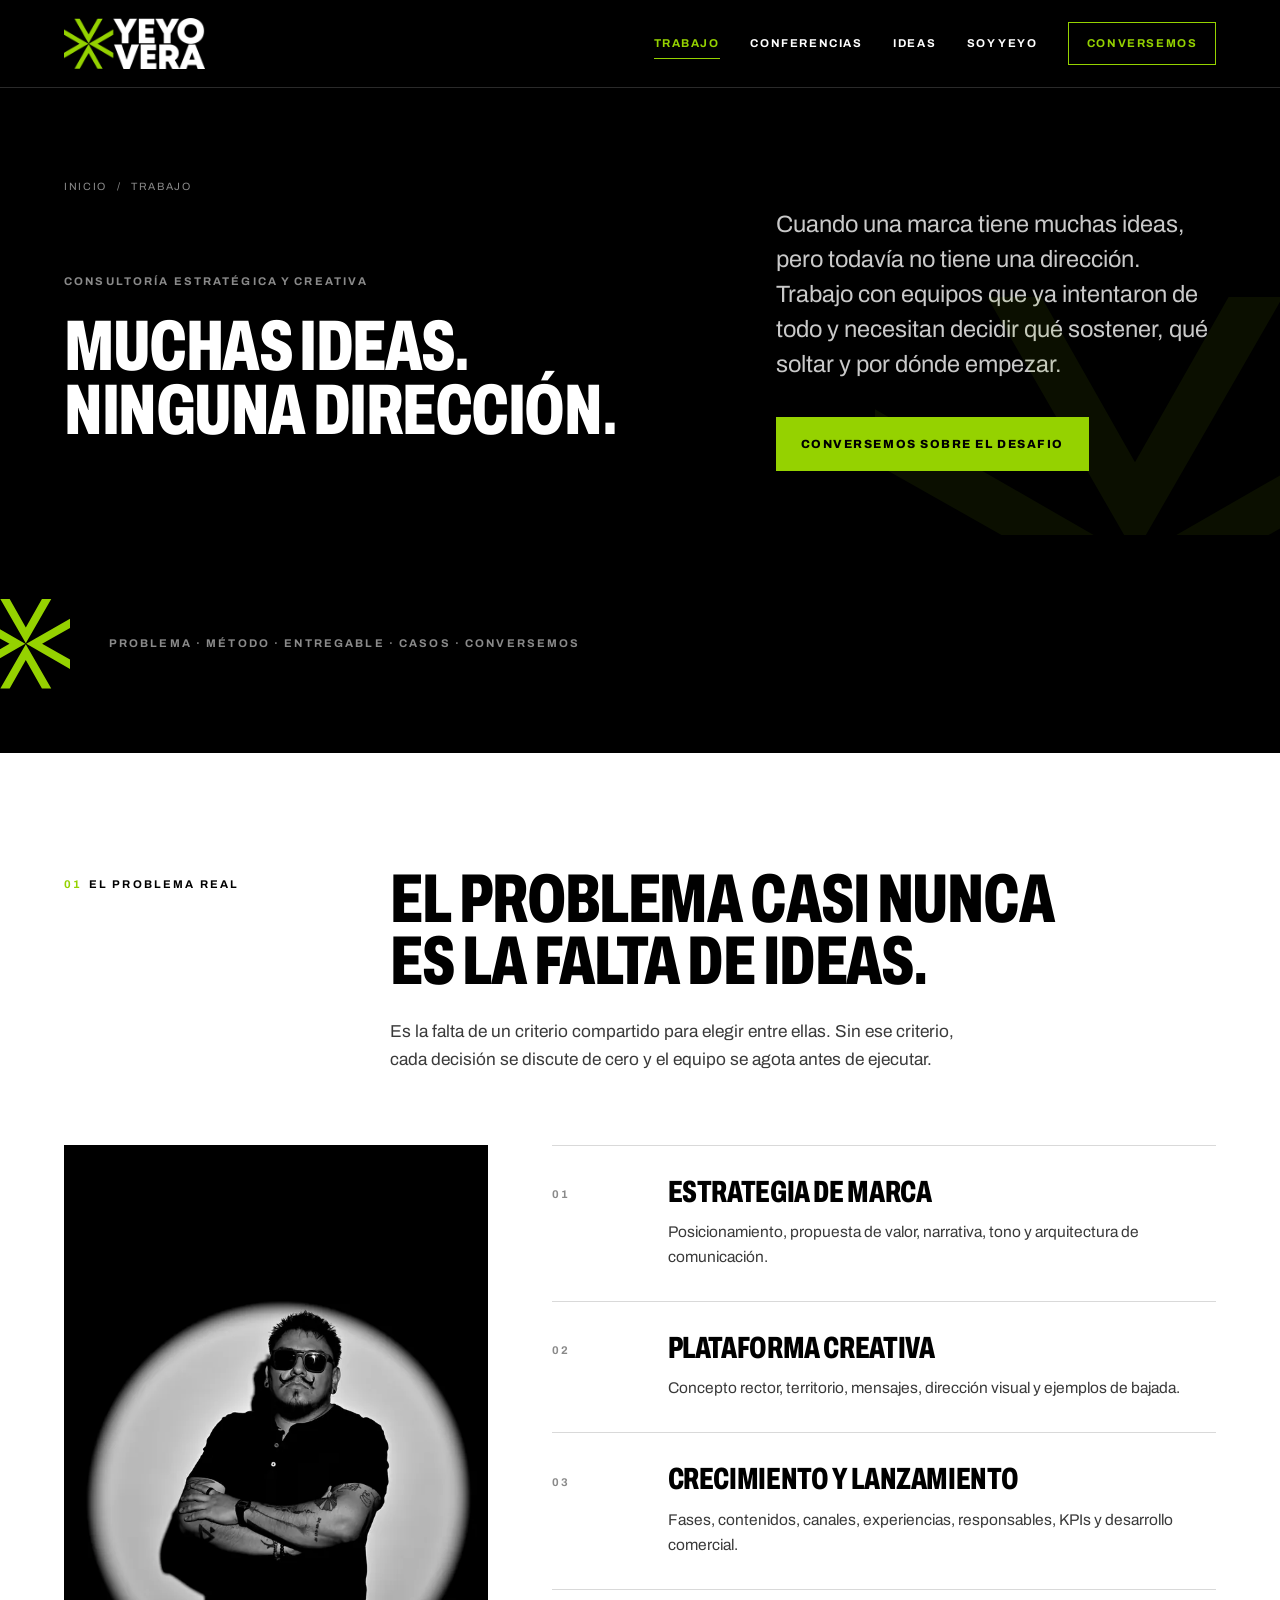
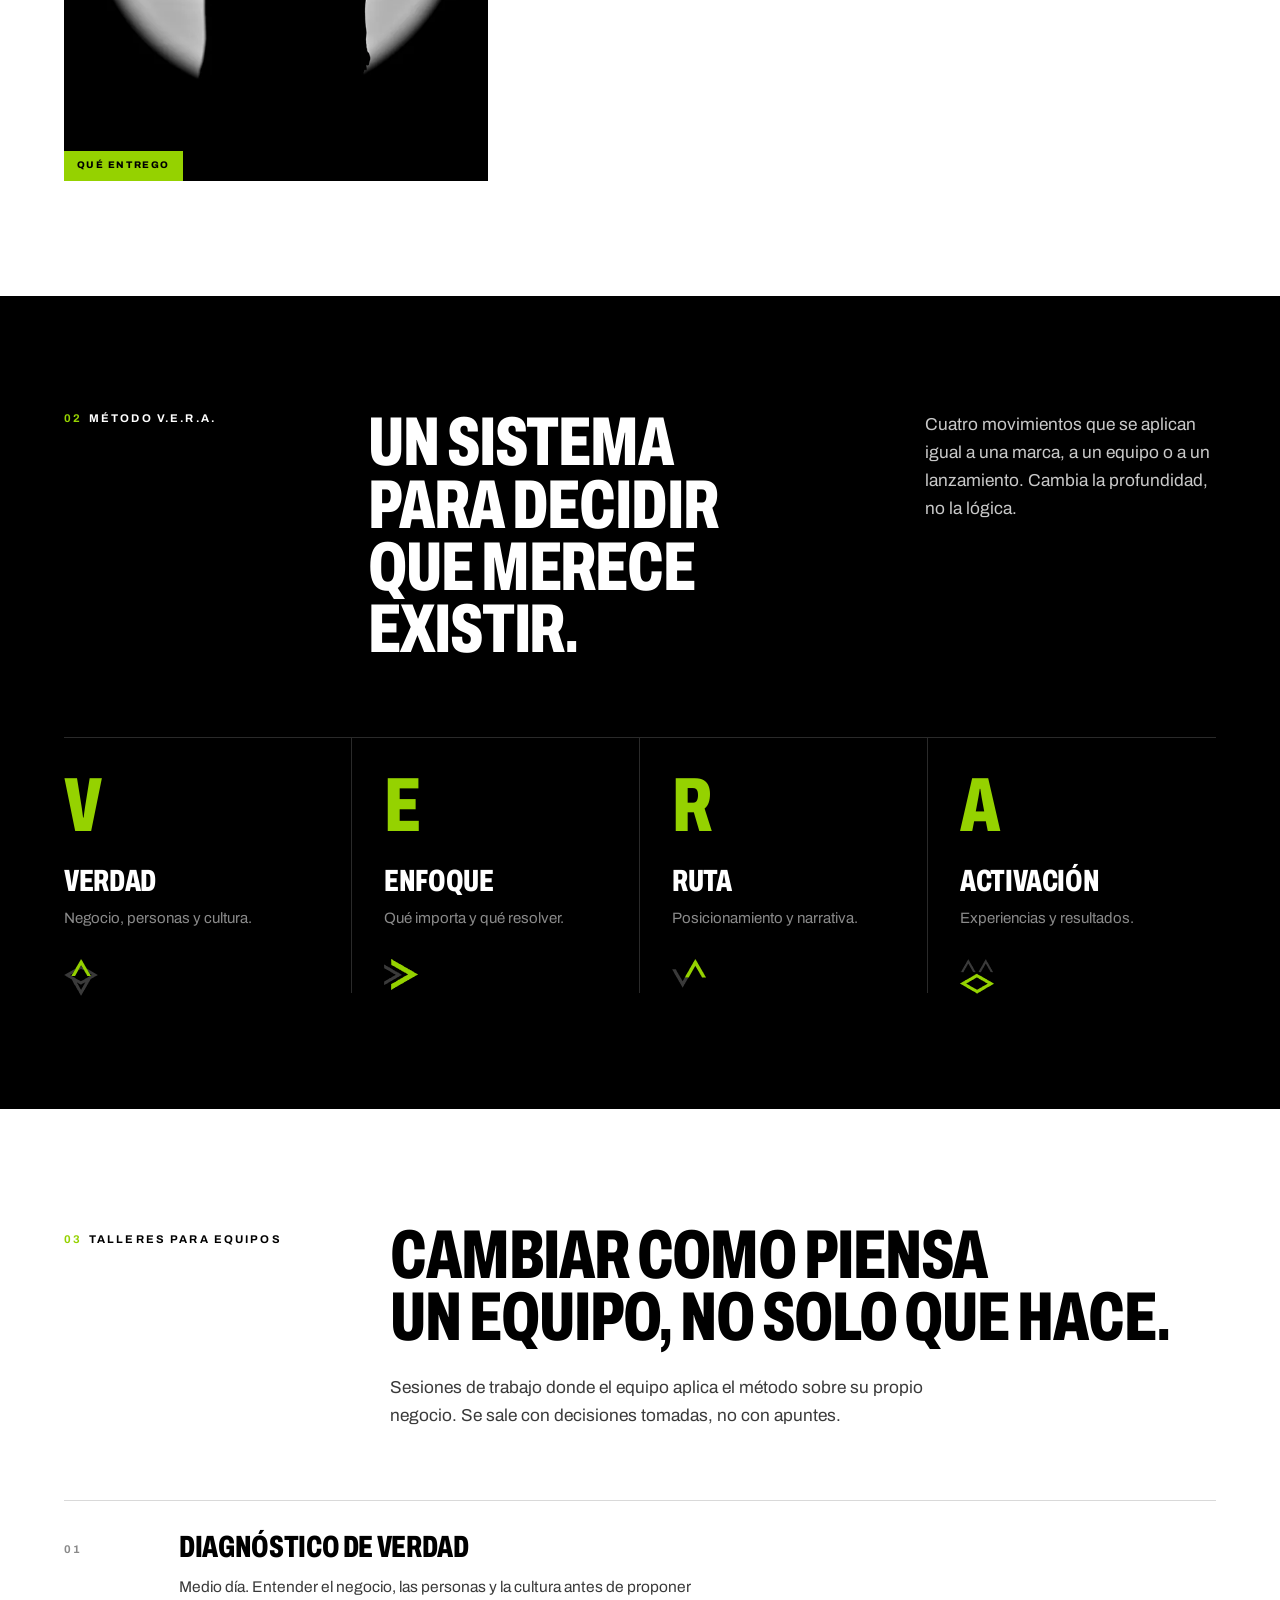
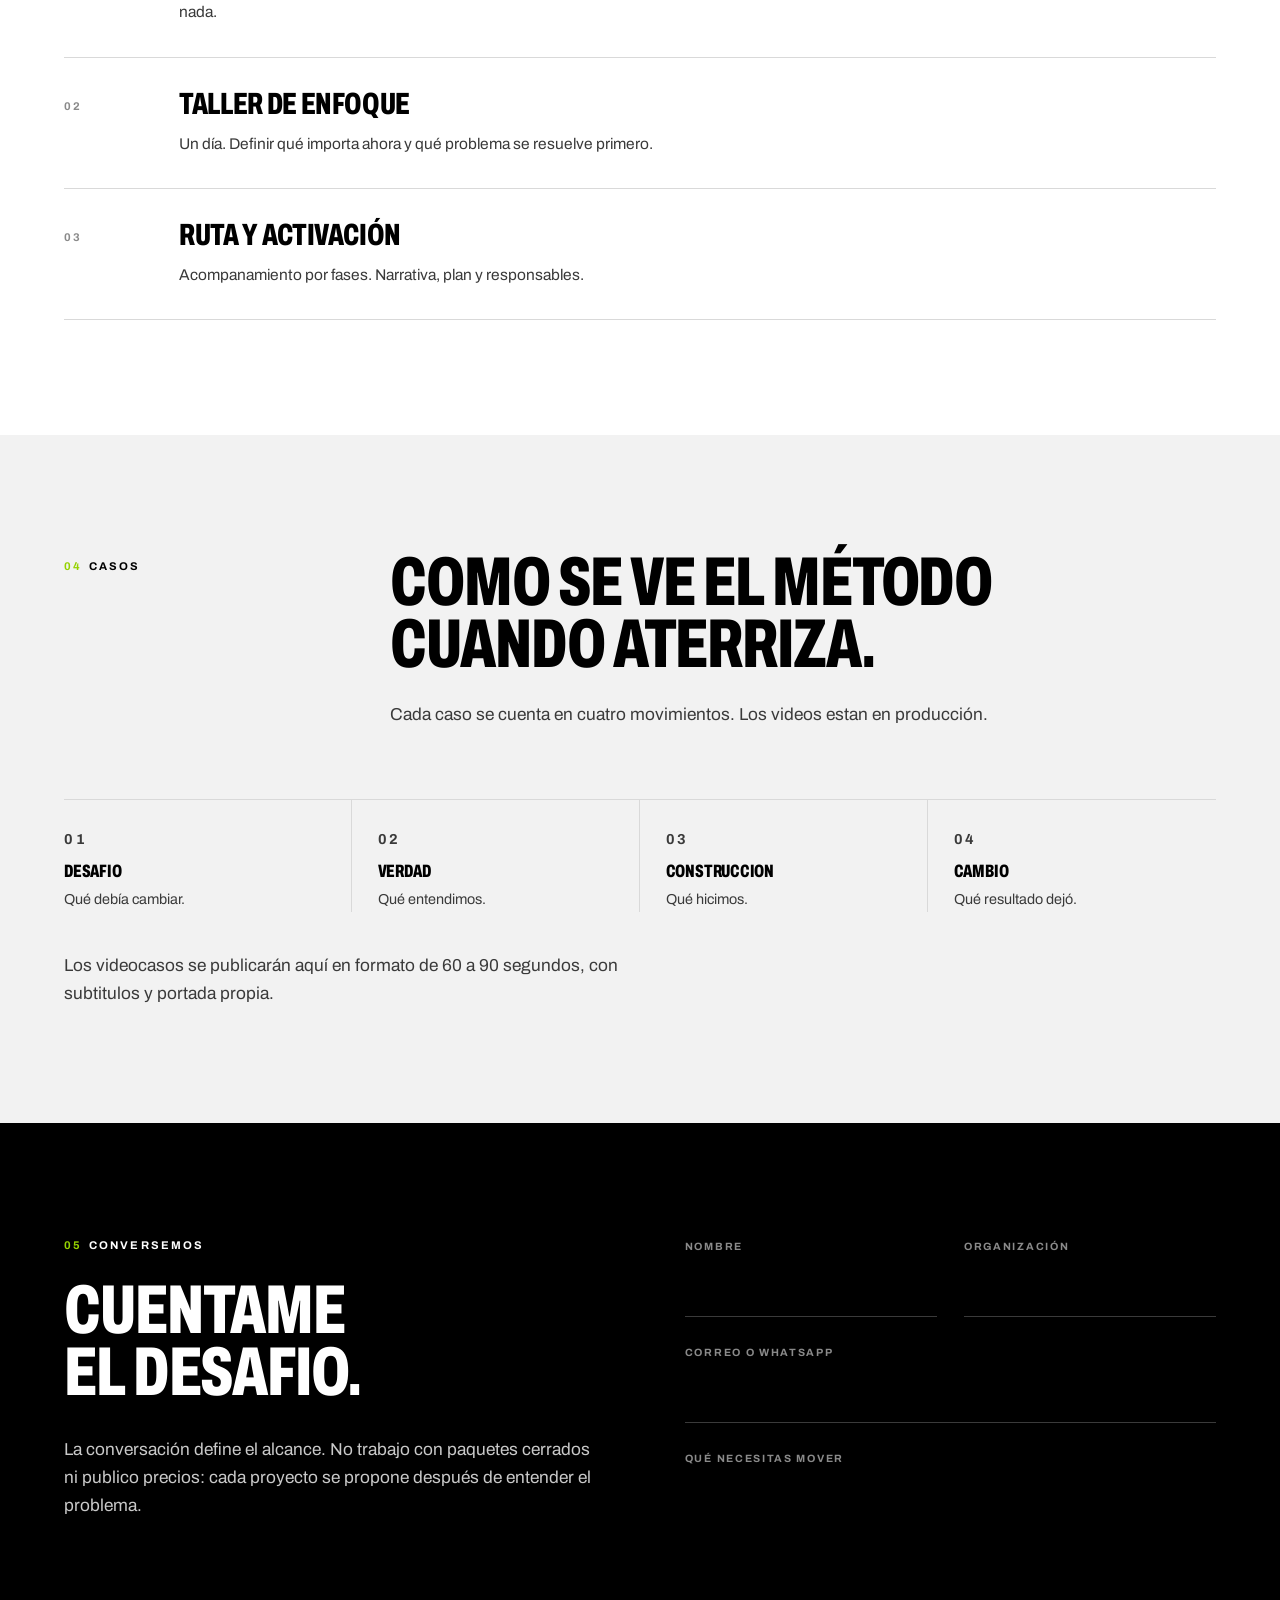
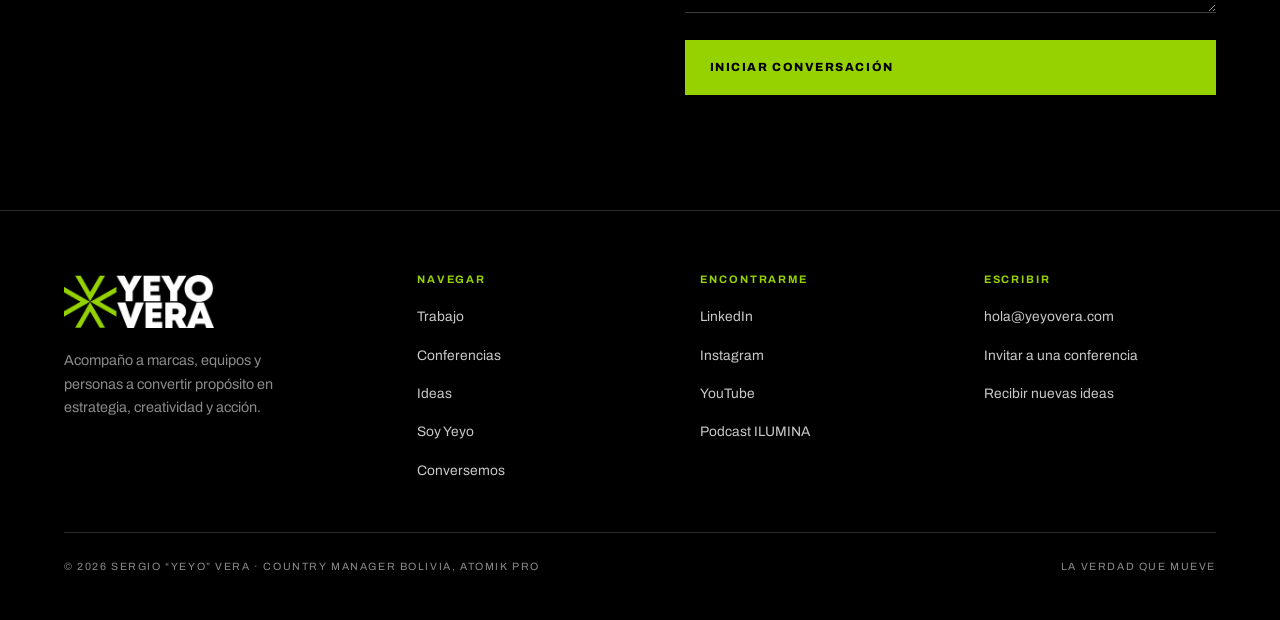
<file: trabajo.html>
<!doctype html>
<html lang="es">
<head>
<meta charset="utf-8">
<meta name="viewport" content="width=device-width, initial-scale=1">
<title>Trabajo — Yeyo Vera</title>
<meta name="description" content="Consultoría de estrategia de marca, plataforma creativa y crecimiento. Método V.E.R.A. para marcas y equipos que necesitan dirección.">
<link rel="canonical" href="https://yeyovera.com/trabajo.html">
<meta name="theme-color" content="#000000">
<meta property="og:type" content="website">
<meta property="og:locale" content="es_BO">
<meta property="og:site_name" content="Yeyo Vera">
<meta property="og:title" content="Trabajo — Yeyo Vera">
<meta property="og:description" content="Consultoría de estrategia de marca, plataforma creativa y crecimiento. Método V.E.R.A. para marcas y equipos que necesitan dirección.">
<meta property="og:url" content="https://yeyovera.com/trabajo.html">
<meta property="og:image" content="https://yeyovera.com/assets/img/foto/home-color.jpg">
<meta name="twitter:card" content="summary_large_image">
<link rel="icon" href="assets/img/favicon.svg?v=45747e34" type="image/svg+xml">
<link rel="preload" href="assets/fuente/archivo-latin.woff2?v=de2f1fe8" as="font" type="font/woff2" crossorigin>
<link rel="stylesheet" href="assets/css/style.css?v=de06c8a4">
<script type="application/ld+json">{
 "@context":"https://schema.org",
 "@type":"Person",
 "name":"Sergio “Yeyo” Vera",
 "alternateName":"Yeyo Vera",
 "jobTitle":"Consultor creativo estratégico, speaker y educador",
 "description":"Acompaña a marcas, equipos y personas a convertir propósito en estrategia, creatividad y acción.",
 "url":"https://yeyovera.com",
 "image":"https://yeyovera.com/assets/img/foto/home-color.jpg",
 "email":"mailto:hola@yeyovera.com",
 "worksFor":{"@type":"Organization","name":"Atomik Pro"},
 "knowsAbout":["Estrategia de marca","Creatividad","Marketing","Liderazgo","Propósito"],
 "knowsLanguage":"es",
 "sameAs":["https://www.linkedin.com/","https://www.instagram.com/","https://www.youtube.com/"]
}</script>
</head>
<body>
<header class="cabecera">
  <a class="marca" href="index.html" aria-label="Yeyo Vera, ir al inicio"><img src="assets/img/logo-neg-480.png?v=49e8ae4a" srcset="assets/img/logo-neg-320.png?v=2b30236c 320w, assets/img/logo-neg-480.png?v=49e8ae4a 480w, assets/img/logo-neg-640.png?v=3989f7be 640w" sizes="(max-width:900px) 122px, 158px" alt="Yeyo Vera" width="1926" height="685" decoding="async"></a>
  <nav id="menu-principal" class="menu" aria-label="Navegación principal">
    <a href="trabajo.html" aria-current="page">Trabajo</a><a href="conferencias.html">Conferencias</a><a href="ideas.html">Ideas</a><a href="soy-yeyo.html">Soy Yeyo</a><a class="menu__cta" href="index.html#conversemos">Conversemos</a>
  </nav>
  <button class="hamburguesa" type="button" aria-label="Abrir menú" aria-expanded="false" aria-controls="menu-principal">
    <span></span><span></span><span></span>
  </button>
</header>
<main id="contenido">

<section class="portada">
  <svg class="portada__marca" aria-hidden="true" xmlns="http://www.w3.org/2000/svg" viewBox="0 0 1000 1000" fill="currentColor"><path d="M215.8 0L320 0L500 318L680 0L784.2 0L500 494ZM1000 215.8L1000 320L682 500L1000 680L1000 784.2L506 500ZM784.2 1000L680 1000L500 682L320 1000L215.8 1000L500 506ZM0 784.2L0 680L318 500L-0 320L-0 215.8L494 500Z"/></svg>
  <p class="miga revelar"><a href="index.html">Inicio</a> <span>/</span> <span>Trabajo</span></p>
  <div class="portada__grid">
    <div class="revelar">
      <p class="kicker kicker--tenue" style="margin-top:2rem">Consultoría estratégica y creativa</p>
      <h1>Muchas ideas.<br>Ninguna dirección.</h1>
    </div>
    <div class="revelar revelar--d1">
      <p class="lead">Cuando una marca tiene muchas ideas, pero todavía no tiene una dirección. Trabajo con equipos que ya intentaron de todo y necesitan decidir qué sostener, qué soltar y por dónde empezar.</p>
      <div style="margin-top:2.2rem"><a class="btn btn--verde" href="#hablemos"><span>Conversemos sobre el desafio</span></a></div>
    </div>
  </div>
</section>

<section class="banda">
  <svg class="banda__simbolo" aria-hidden="true" xmlns="http://www.w3.org/2000/svg" viewBox="0 0 1000 1000" fill="currentColor"><path d="M215.8 0L320 0L500 318L680 0L784.2 0L500 494ZM1000 215.8L1000 320L682 500L1000 680L1000 784.2L506 500ZM784.2 1000L680 1000L500 682L320 1000L215.8 1000L500 506ZM0 784.2L0 680L318 500L-0 320L-0 215.8L494 500Z"/></svg>
  <p class="kicker">Problema &middot; Método &middot; Entregable &middot; Casos &middot; Conversemos</p>
</section>

<section class="seccion envoltura">
  <div class="encabezado revelar">
  <p class="kicker"><span class="n">01</span>El problema real</p>
  <div><h2>El problema casi nunca<br>es la falta de ideas.</h2><p class="texto">Es la falta de un criterio compartido para elegir entre ellas. Sin ese criterio, cada decisión se discute de cero y el equipo se agota antes de ejecutar.</p></div>
</div>
  <div class="con-foto">
    <figure class="con-foto__foto revelar" style="margin:0">
      <img src="assets/img/foto/retrato-brazos-v-1000.webp?v=df84432c" srcset="assets/img/foto/retrato-brazos-v-640.webp?v=07ef2315 640w, assets/img/foto/retrato-brazos-v-1000.webp?v=df84432c 1000w, assets/img/foto/retrato-brazos-v-1500.webp?v=c7ae9fd9 1500w" sizes="(max-width:900px) 92vw, 34vw" alt="Yeyo Vera en sesión de trabajo" width="1000" height="1500" decoding="async" loading="lazy" style="object-position:center 16%">
      <figcaption class="con-foto__pie">Qué entrego</figcaption>
    </figure>
    <ul class="lista revelar revelar--d1" style="margin:0"><li class="revelar revelar--d0">
      <span class="lista__n">01</span>
      <div><h3>Estrategia de marca</h3><p class="texto">Posicionamiento, propuesta de valor, narrativa, tono y arquitectura de comunicación.</p></div>
    </li><li class="revelar revelar--d1">
      <span class="lista__n">02</span>
      <div><h3>Plataforma creativa</h3><p class="texto">Concepto rector, territorio, mensajes, dirección visual y ejemplos de bajada.</p></div>
    </li><li class="revelar revelar--d2">
      <span class="lista__n">03</span>
      <div><h3>Crecimiento y lanzamiento</h3><p class="texto">Fases, contenidos, canales, experiencias, responsables, KPIs y desarrollo comercial.</p></div>
    </li></ul>
  </div>
</section>

<section class="seccion envoltura oscuro" id="metodo">
  <div class="metodo__intro">
    <p class="kicker revelar"><span class="n">02</span>Método V.E.R.A.</p>
    <div class="revelar revelar--d1"><h2>Un sistema para decidir<br>que merece existir.</h2></div>
    <p class="texto texto--claro revelar revelar--d2">Cuatro movimientos que se aplican igual a una marca, a un equipo o a un lanzamiento. Cambia la profundidad, no la lógica.</p>
  </div>
  <div class="pasos"><article class="paso revelar revelar--d0">
      <span class="paso__letra">V</span><h3>Verdad</h3><p class="texto">Negocio, personas y cultura.</p>
      <div class="paso__icono"><svg aria-hidden="true" xmlns="http://www.w3.org/2000/svg" viewBox="0 0 92.11 100"><path fill="currentColor" fill-rule="evenodd" d="M45.79 17.37L47.37 17.89L47.89 20L48.95 20.53L50 23.68L51.05 24.21L52.11 27.37L54.21 30L53.16 30.53L45.79 26.32L45.26 27.37L38.95 30.53L40 27.37L41.05 26.84L42.11 23.68L43.16 23.16L45.79 17.89ZM30.53 25.79L31.58 26.32L30.53 26.84L29.47 30L28.42 30.53L24.21 38.95L16.84 43.16L16.84 44.21L31.05 51.58L31.58 52.63L44.74 59.47L45.26 60.53L53.68 56.32L54.21 55.26L57.37 54.21L57.89 53.16L63.68 50.53L64.21 49.47L67.37 48.42L67.89 47.37L70 46.32L73.16 46.32L72.63 44.74L75.26 43.68L75.26 42.63L68.95 39.47L64.74 31.05L62.11 27.89L61.58 25.79L91.58 43.16L88.95 45.26L85.79 46.32L85.26 47.37L82.11 48.42L81.58 49.47L78.42 50.53L77.89 51.58L75.79 52.11L75.26 53.16L73.16 53.68L71.58 55.26L67.89 62.63L66.84 63.16L65.79 66.32L64.74 66.84L63.68 70L62.63 70.53L61.58 73.68L60.53 74.21L57.89 80L56.84 80.53L55.79 83.68L54.74 84.21L53.68 87.37L52.63 87.89L50 93.68L48.95 94.21L47.89 97.37L45.79 99.47L45.26 97.37L44.21 96.84L43.16 93.68L42.11 93.16L38.95 86.32L36.32 83.16L35.26 80L34.21 79.47L31.05 72.63L28.42 69.47L21.58 56.32L19.47 54.21L16.32 53.16L15.79 52.11L12.63 51.05L12.11 50L10 49.47L9.47 48.42L6.32 47.37L5.79 46.32L0.53 43.68L30.53 26.32ZM56.84 63.16L57.89 63.68L55.79 66.32L55.26 68.42L54.21 68.95L53.16 72.11L52.11 72.63L51.05 75.79L50 76.32L48.95 79.47L47.89 80L46.84 83.16L45.79 83.16L45.79 82.11L44.74 81.58L37.89 68.42L34.74 64.21L35.79 63.68L37.37 65.26L40.53 66.32L41.05 67.37L46.32 70L48.42 67.89L56.84 63.68Z"/><path fill="#95D200" fill-rule="evenodd" d="M46.32 0L47.89 3.16L48.95 3.68L49.47 5.79L50.53 6.32L51.58 9.47L52.63 10L53.68 13.16L54.74 13.68L55.79 16.84L56.84 17.37L57.37 19.47L58.42 20L59.47 23.16L60.53 23.68L62.11 27.89L63.16 28.42L68.42 38.95L69.47 39.47L71.58 44.21L72.63 44.74L72.63 46.32L63.16 46.32L59.47 38.95L58.42 38.42L57.37 35.26L56.32 34.74L54.74 30.53L53.68 30L52.63 26.84L51.58 26.32L50.53 23.16L49.47 22.63L48.42 19.47L46.84 17.37L45.79 17.37L30 45.79L20 46.32L22.63 40.53L24.74 38.42L25.79 35.26L26.84 34.74L27.89 31.58L31.05 27.37L32.63 23.16L33.68 22.63L34.74 19.47L35.79 18.95L36.84 15.79L37.89 15.26L38.42 13.16L39.47 12.63L40.53 9.47L41.58 8.95L42.63 5.79L43.68 5.26L44.74 2.11L46.32 0.53Z"/></svg></div>
    </article><article class="paso revelar revelar--d1">
      <span class="paso__letra">E</span><h3>Enfoque</h3><p class="texto">Qué importa y qué resolver.</p>
      <div class="paso__icono"><svg aria-hidden="true" xmlns="http://www.w3.org/2000/svg" viewBox="0 0 100 91.02"><path fill="currentColor" fill-rule="evenodd" d="M0 16.17L5.99 19.16L6.59 20.36L8.38 20.36L8.98 21.56L12.57 22.75L13.17 23.95L15.57 24.55L19.16 27.54L23.95 29.34L27.54 32.34L31.14 33.53L34.73 36.53L38.32 37.72L38.92 38.92L43.71 40.72L44.31 41.92L46.71 42.51L50.3 45.51L52.69 46.11L50.3 48.5L45.51 50.3L44.91 51.5L38.32 54.49L34.73 57.49L29.94 59.28L29.34 60.48L26.95 61.08L23.35 64.07L19.76 65.27L19.16 66.47L17.37 66.47L16.77 67.66L14.37 68.26L10.78 71.26L0 76.65L0.6 65.87L7.19 62.87L7.78 61.68L9.58 61.68L10.18 60.48L12.57 59.88L16.17 56.89L19.76 55.69L23.35 52.69L34.13 47.31L32.93 44.91L28.14 43.11L24.55 40.12L20.96 38.92L17.37 35.93L12.57 34.13L11.98 32.93L8.38 31.74L7.78 30.54L0.6 26.95L0 16.77Z"/><path fill="#95D200" fill-rule="evenodd" d="M20.96 0L22.75 0L22.75 1.2L25.15 1.8L28.74 4.79L33.53 6.59L34.13 7.78L40.72 10.78L44.31 13.77L49.1 15.57L49.7 16.77L53.29 17.96L53.89 19.16L56.29 19.76L59.88 22.75L68.86 26.95L72.46 29.94L76.05 31.14L76.65 32.34L81.44 34.13L82.04 35.33L84.43 35.93L85.03 37.13L87.43 37.72L88.02 38.92L99.4 44.91L99.4 46.11L91.62 49.7L88.02 52.69L84.43 53.89L83.83 55.09L80.24 56.29L79.64 57.49L76.05 58.68L72.46 61.68L68.86 62.87L68.26 64.07L64.67 65.27L64.07 66.47L60.48 67.66L56.89 70.66L47.9 74.85L47.31 76.05L44.91 76.65L44.31 77.84L40.72 79.04L40.12 80.24L32.34 83.83L31.74 85.03L29.34 85.63L28.74 86.83L26.35 87.43L25.75 88.62L20.96 91.02L20.96 73.65L23.35 73.05L23.95 71.86L35.93 65.87L36.53 64.67L38.92 64.07L42.51 61.08L47.31 59.28L47.9 58.08L51.5 56.89L52.1 55.69L54.49 55.09L58.08 52.1L70.06 46.11L69.46 44.31L67.07 43.71L63.47 40.72L58.68 38.92L58.08 37.72L54.49 36.53L53.89 35.33L51.5 34.73L47.9 31.74L44.31 30.54L43.71 29.34L38.92 27.54L38.32 26.35L35.93 25.75L32.34 22.75L21.56 17.37L20.96 0.6Z"/></svg></div>
    </article><article class="paso revelar revelar--d2">
      <span class="paso__letra">R</span><h3>Ruta</h3><p class="texto">Posicionamiento y narrativa.</p>
      <div class="paso__icono"><svg aria-hidden="true" xmlns="http://www.w3.org/2000/svg" viewBox="0 0 100 84.78"><path fill="currentColor" fill-rule="evenodd" d="M0.87 30.43L10.87 30.43L12.17 31.74L15.22 38.26L16.09 38.7L16.96 41.3L17.83 41.74L20 46.52L22.17 49.13L23.04 51.74L23.91 52.17L24.78 54.78L26.96 57.39L30.87 65.22L32.17 64.35L32.61 62.61L33.48 62.17L33.91 60.43L34.78 60L35.65 57.39L36.52 56.96L37.83 54.35L48.26 54.35L46.09 59.13L45.22 59.57L43.04 64.35L42.17 64.78L41.3 67.39L40.43 67.83L38.26 72.61L36.09 75.22L34.35 79.57L33.48 80L31.74 83.91L30.87 83.91L27.39 76.96L26.52 76.52L25.65 73.91L23.48 71.3L22.61 68.7L20.43 66.09L18.7 61.74L17.83 61.3L15.65 56.52L14.78 56.09L13.91 53.48L13.04 53.04L10.87 48.26L8.7 45.65L3.91 36.09L3.04 35.65L2.17 33.04L1.3 32.61L0.87 30.87Z"/><path fill="#95D200" fill-rule="evenodd" d="M68.7 0L70.43 3.48L71.3 3.91L71.74 5.65L72.61 6.09L73.04 7.83L73.91 8.26L74.78 10.87L75.65 11.3L76.52 13.91L77.39 14.35L78.26 16.96L79.13 17.39L80 20L80.87 20.43L81.74 23.04L82.61 23.48L83.48 26.09L84.35 26.52L85.22 29.13L87.39 31.74L88.26 34.35L89.13 34.78L90 37.39L92.17 40L93.04 42.61L93.91 43.04L96.96 49.57L100 53.48L100 54.35L88.26 54.35L87.83 52.61L86.96 52.17L86.09 49.57L83.91 46.96L82.61 43.48L81.74 43.04L80.87 40.43L80 40L79.13 37.39L78.26 36.96L77.83 35.22L76.96 34.78L76.09 32.17L75.22 31.74L74.78 30L73.91 29.57L73.04 26.96L72.17 26.52L71.3 23.91L70.43 23.48L68.7 20L49.13 54.35L37.83 54.35L37.83 53.04L38.7 52.61L41.3 46.96L43.48 44.35L44.35 41.74L45.22 41.3L46.09 38.7L48.26 36.09L53.04 26.52L53.91 26.09L57.83 18.26L58.7 17.83L60.87 13.04L61.74 12.61L63.04 9.13L63.91 8.7L64.78 6.09L65.65 5.65L67.83 0.87L68.7 0.43Z"/></svg></div>
    </article><article class="paso revelar revelar--d3">
      <span class="paso__letra">A</span><h3>Activación</h3><p class="texto">Experiencias y resultados.</p>
      <div class="paso__icono"><svg aria-hidden="true" xmlns="http://www.w3.org/2000/svg" viewBox="0 0 98.13 100"><path fill="currentColor" fill-rule="evenodd" d="M23.36 0.93L24.77 1.4L25.7 4.21L26.64 4.67L27.57 7.48L28.5 7.94L29.44 10.75L30.37 11.21L31.31 14.02L32.24 14.49L33.18 17.29L34.11 17.76L35.05 20.56L35.98 21.03L42.52 33.64L44.39 35.51L44.39 38.32L37.85 37.85L24.3 13.55L23.36 13.55L23.36 14.49L22.43 14.95L21.03 18.69L20.09 19.16L17.29 25.23L14.95 28.04L14.95 29.44L12.62 32.24L10.28 37.38L9.35 38.32L1.87 37.85L1.87 36.92L3.74 36.45L4.67 33.64L5.61 33.18L6.54 30.37L7.48 29.91L8.41 27.1L9.35 26.64L10.28 23.83L11.21 23.36L12.15 20.56L13.08 20.09L14.49 16.36L16.82 13.55L18.22 9.81L19.16 9.35L20.09 6.54L21.03 6.07L23.36 1.4ZM73.83 0.93L75.23 1.4L78.5 8.41L79.44 8.88L80.37 11.68L81.31 12.15L87.38 23.83L88.32 24.3L89.72 28.04L92.06 30.84L93.46 34.58L94.86 35.51L94.39 38.32L88.32 37.85L84.58 30.37L83.64 29.91L82.71 27.1L81.78 26.64L80.84 23.83L79.91 23.36L78.97 20.56L78.04 20.09L77.1 17.29L76.17 16.82L75.23 14.02L73.83 13.55L67.76 25.23L65.42 28.04L64.02 31.78L63.08 32.24L62.15 35.05L61.21 35.51L60.75 37.38L59.81 38.32L52.8 37.85L54.21 36.45L55.61 32.71L56.54 32.24L57.48 29.44L58.41 28.97L59.35 26.17L60.28 25.7L61.21 22.9L63.55 20.09L64.95 16.36L65.89 15.89L66.82 13.08L67.76 12.62L68.69 9.81L69.63 9.35L70.56 6.54L71.5 6.07L73.83 1.4Z"/><path fill="#95D200" fill-rule="evenodd" d="M48.13 42.52L49.53 42.52L51.4 44.39L63.08 50.47L65.89 52.8L72.9 56.07L73.36 57.01L78.5 59.35L78.97 60.28L84.11 62.62L84.58 63.55L88.32 64.95L88.79 65.89L93.93 68.22L96.73 70.56L98.13 70.56L97.66 71.96L94.86 72.9L94.39 73.83L89.25 76.17L86.45 78.5L83.64 79.44L83.18 80.37L77.1 83.18L74.3 85.51L71.5 86.45L71.03 87.38L61.68 92.06L58.88 94.39L52.8 97.2L52.34 98.13L50.47 98.6L50 100L48.6 100L48.13 98.6L44.86 97.2L44.39 96.26L35.05 91.59L34.58 90.65L29.44 88.32L28.97 87.38L23.83 85.05L23.36 84.11L19.63 82.71L19.16 81.78L10.75 77.57L10.28 76.64L1.87 72.43L1.4 71.5L0 71.5L0.47 70.09L3.27 69.16L3.74 68.22L6.54 67.29L9.35 64.95L12.15 64.02L14.95 61.68L17.76 60.75L18.22 59.81L21.03 58.88L21.5 57.94L24.3 57.01L27.1 54.67L30.84 53.27L33.64 50.93L36.45 50L36.92 49.07L38.79 48.6L39.25 47.66L42.06 46.73L42.52 45.79L48.13 42.99ZM48.13 53.27L52.8 55.14L55.61 57.48L58.41 58.41L58.88 59.35L61.68 60.28L62.15 61.21L64.95 62.15L65.42 63.08L68.22 64.02L68.69 64.95L71.5 65.89L71.96 66.82L79.91 71.03L78.5 72.43L75.7 73.36L75.23 74.3L63.55 80.37L63.08 81.31L60.28 82.24L59.81 83.18L57.94 83.64L57.48 84.58L54.67 85.51L54.21 86.45L51.4 87.38L50 88.79L46.26 87.38L45.79 86.45L39.72 83.64L39.25 82.71L30.84 78.5L28.04 76.17L18.69 71.5L18.69 70.09L22.43 68.69L22.9 67.76L25.7 66.82L28.5 64.49L31.31 63.55L31.78 62.62L34.58 61.68L35.05 60.75L37.85 59.81L40.65 57.48L48.13 53.74Z"/></svg></div>
    </article></div>
</section>

<section class="seccion envoltura" id="talleres">
  <div class="encabezado revelar">
  <p class="kicker"><span class="n">03</span>Talleres para equipos</p>
  <div><h2>Cambiar como piensa<br>un equipo, no solo que hace.</h2><p class="texto">Sesiones de trabajo donde el equipo aplica el método sobre su propio negocio. Se sale con decisiones tomadas, no con apuntes.</p></div>
</div>
  <ul class="lista">
    <li class="revelar"><span class="lista__n">01</span><div><h3>Diagnóstico de verdad</h3><p class="texto">Medio día. Entender el negocio, las personas y la cultura antes de proponer nada.</p></div></li>
    <li class="revelar revelar--d1"><span class="lista__n">02</span><div><h3>Taller de enfoque</h3><p class="texto">Un día. Definir qué importa ahora y qué problema se resuelve primero.</p></div></li>
    <li class="revelar revelar--d2"><span class="lista__n">03</span><div><h3>Ruta y activación</h3><p class="texto">Acompanamiento por fases. Narrativa, plan y responsables.</p></div></li>
  </ul>
</section>

<section class="seccion envoltura tenue" id="casos">
  <div class="encabezado revelar">
  <p class="kicker"><span class="n">04</span>Casos</p>
  <div><h2>Como se ve el método<br>cuando aterriza.</h2><p class="texto">Cada caso se cuenta en cuatro movimientos. Los videos estan en producción.</p></div>
</div>
  <div class="fases"><div class="fase revelar revelar--d0">
      <p class="kicker kicker--tenue">01</p><h4>Desafio</h4><p>Qué debía cambiar.</p></div><div class="fase revelar revelar--d1">
      <p class="kicker kicker--tenue">02</p><h4>Verdad</h4><p>Qué entendimos.</p></div><div class="fase revelar revelar--d2">
      <p class="kicker kicker--tenue">03</p><h4>Construccion</h4><p>Qué hicimos.</p></div><div class="fase revelar revelar--d3">
      <p class="kicker kicker--tenue">04</p><h4>Cambio</h4><p>Qué resultado dejó.</p></div></div>
  <p class="texto revelar" style="margin-top:2.5rem">Los videocasos se publicarán aquí en formato de 60 a 90 segundos, con subtitulos y portada propia.</p>
</section>

<section class="seccion envoltura oscuro" id="hablemos">
  <div class="contacto">
    <div class="revelar">
      <p class="kicker"><span class="n">05</span>Conversemos</p>
      <h2 style="margin-top:1.6rem">Cuentame el desafio.</h2>
      <p class="texto texto--claro" style="margin-top:2rem">La conversación define el alcance. No trabajo con paquetes cerrados ni publico precios: cada proyecto se propone después de entender el problema.</p>
    </div>
    <form class="formulario revelar revelar--d1" data-form="contacto" data-destino="hola@yeyovera.com" data-endpoint="https://formsubmit.co/ajax/hola@yeyovera.com" novalidate>
      <div class="campo--doble">
        <div class="campo"><label for="t-nombre">Nombre</label><input id="t-nombre" name="Nombre" type="text" required autocomplete="name"></div>
        <div class="campo"><label for="t-org">Organización</label><input id="t-org" name="Organización" type="text" autocomplete="organization"></div>
      </div>
      <div class="campo"><label for="t-contacto">Correo o WhatsApp</label><input id="t-contacto" name="Contacto" type="text" required></div>
      <div class="campo"><label for="t-desafio">Qué necesitas mover</label><textarea id="t-desafio" name="Desafio" rows="4" required></textarea></div>
      <p class="miel" aria-hidden="true"><label>No llenar<input type="text" name="_honey" tabindex="-1" autocomplete="off"></label></p>
      <button class="btn btn--verde" type="submit"><span>Iniciar conversación</span></button>
      <p class="respuesta" role="status" hidden></p>
    </form>
  </div>
</section>

</main>
<footer class="pie">
  <div class="pie__top">
    <div class="pie__marca">
      <img src="assets/img/logo-neg-480.png?v=49e8ae4a" srcset="assets/img/logo-neg-320.png?v=2b30236c 320w, assets/img/logo-neg-480.png?v=49e8ae4a 480w, assets/img/logo-neg-640.png?v=3989f7be 640w" sizes="150px" alt="Yeyo Vera" width="1926" height="685" decoding="async">
      <p>Acompaño a marcas, equipos y personas a convertir propósito en estrategia, creatividad y acción.</p>
    </div>
    <div>
      <h4>Navegar</h4>
      <ul><li><a href="trabajo.html">Trabajo</a></li><li><a href="conferencias.html">Conferencias</a></li><li><a href="ideas.html">Ideas</a></li><li><a href="soy-yeyo.html">Soy Yeyo</a></li><li><a href="index.html#conversemos">Conversemos</a></li></ul>
    </div>
    <div>
      <h4>Encontrarme</h4>
      <ul><li><a href="https://www.linkedin.com/" rel="noopener">LinkedIn</a></li><li><a href="https://www.instagram.com/" rel="noopener">Instagram</a></li><li><a href="https://www.youtube.com/" rel="noopener">YouTube</a></li><li><a href="#" rel="noopener">Podcast ILUMINA</a></li></ul>
    </div>
    <div>
      <h4>Escribir</h4>
      <ul>
        <li><a href="mailto:hola@yeyovera.com">hola@yeyovera.com</a></li>
        <li><a href="conferencias.html#invitar">Invitar a una conferencia</a></li>
        <li><a href="ideas.html#boletin">Recibir nuevas ideas</a></li>
      </ul>
    </div>
  </div>
  <div class="pie__bajo">
    <p>&copy; <span data-anio>2026</span> Sergio &ldquo;Yeyo&rdquo; Vera &middot; Country Manager Bolivia, Atomik Pro</p>
    <p>La verdad que mueve</p>
  </div>
</footer>
<script src="assets/js/main.js?v=de136bb4" defer></script>
</body>
</html>
</file>
<file: assets/css/style.css>
/* ============================================================
   YEYO VERA — sistema visual
   Manual de marca v1.0: #95D200 / #000 / #FFF · bloques rectos ·
   mucho aire · sin sombras · Nimbus Sans Narrow (Archivo 66%)
   ============================================================ */

/* Archivo variable, auto-hospedada. Se sirve desde este mismo dominio para que
   el sitio no haga ninguna petición a terceros: sin fonts.googleapis.com no se
   filtra la IP de quien visita, y la página deja de depender de que Google
   responda. SIL Open Font License 1.1 — ver assets/fuente/LICENCIA.txt */

@font-face{
  font-family:'Archivo';
  font-style:normal;
  font-weight:100 900;
  font-stretch:62% 125%;
  font-display:swap;
  src:url('../fuente/archivo-latin.woff2') format('woff2');
  unicode-range:U+0000-00FF, U+0131, U+0152-0153, U+02BB-02BC, U+02C6, U+02DA, U+02DC, U+0304, U+0308, U+0329, U+2000-206F, U+20AC, U+2122, U+2191, U+2193, U+2212, U+2215, U+FEFF, U+FFFD;
}

@font-face{
  font-family:'Archivo';
  font-style:normal;
  font-weight:100 900;
  font-stretch:62% 125%;
  font-display:swap;
  src:url('../fuente/archivo-latin-ext.woff2') format('woff2');
  unicode-range:U+0100-02BA, U+02BD-02C5, U+02C7-02CC, U+02CE-02D7, U+02DD-02FF, U+0304, U+0308, U+0329, U+1D00-1DBF, U+1E00-1E9F, U+1EF2-1EFF, U+2020, U+20A0-20AB, U+20AD-20C0, U+2113, U+2C60-2C7F, U+A720-A7FF;
}

:root{
  --verde:#95D200;
  --negro:#000;
  --blanco:#fff;

  /* grises de interfaz, no de marca */
  --gris-90:#0c0c0c;
  --gris-70:#1c1c1c;
  --gris-50:#3a3a3a;
  --gris-30:#8a8a8a;
  --gris-20:#c9c9c9;
  --gris-10:#e7e7e7;
  --gris-05:#f2f2f2;

  --linea-clara:#d9d9d9;
  --linea-oscura:#2a2a2a;

  --pad:clamp(1.25rem,5vw,5.5rem);
  --gutter:clamp(1.5rem,4vw,4rem);
  --seccion:clamp(4.5rem,9vw,9.5rem);
  --header-h:88px;

  --ease:cubic-bezier(.16,.84,.44,1);
}

*,*::before,*::after{box-sizing:border-box}

html{
  scroll-behavior:smooth;
  scroll-padding-top:var(--header-h);
  -webkit-text-size-adjust:100%;
}

body{
  margin:0;
  background:var(--blanco);
  color:var(--negro);
  font-family:'Archivo','Helvetica Neue',Helvetica,Arial,sans-serif;
  font-variation-settings:'wdth' 100;
  font-size:clamp(.98rem,.93rem + .22vw,1.08rem);
  line-height:1.62;
  font-synthesis:none;
  -webkit-font-smoothing:antialiased;
  text-rendering:optimizeLegibility;
  overflow-x:hidden;
}

img,svg,video{display:block;max-width:100%}
a{color:inherit;text-decoration:none}
button{font:inherit;color:inherit}

::selection{background:var(--verde);color:var(--negro)}

:focus-visible{
  outline:2px solid var(--verde);
  outline-offset:3px;
}

/* ---------- tipografía ---------- */

h1,h2,h3,h4,.display{
  font-variation-settings:'wdth' 66;
  font-weight:800;
  text-transform:uppercase;
  line-height:.9;
  letter-spacing:-.012em;
  margin:0;
  text-wrap:balance;
}

h1,.h1{font-size:clamp(2.7rem,6.5vw,7rem);letter-spacing:-.02em}
h2,.h2{font-size:clamp(2.3rem,5.4vw,5.4rem);letter-spacing:-.016em}
h3,.h3{font-size:clamp(1.45rem,2.4vw,2.6rem)}
h4,.h4{font-size:clamp(1.05rem,1.4vw,1.35rem)}

p{margin:0 0 1.15em}
p:last-child{margin-bottom:0}

.verde{color:var(--verde)}

.kicker{
  font-variation-settings:'wdth' 100;
  font-size:.7rem;
  font-weight:700;
  text-transform:uppercase;
  letter-spacing:.19em;
  line-height:1.4;
  margin:0;
}
.kicker--tenue{color:var(--gris-30)}
.kicker .n{color:var(--verde);margin-right:.6em}

.lead{
  font-size:clamp(1.08rem,.98rem + .62vw,1.5rem);
  line-height:1.48;
  max-width:34ch;
}
.texto{max-width:60ch;color:var(--gris-50)}
.texto--claro{color:var(--gris-20)}

.dato{
  font-variation-settings:'wdth' 66;
  font-weight:800;
  line-height:.82;
  letter-spacing:-.03em;
  display:block;
}

/* ---------- utilidades ---------- */

.envoltura{padding-inline:var(--pad)}
.seccion{padding-block:var(--seccion)}
.oscuro{background:var(--negro);color:var(--blanco)}
.tenue{background:var(--gris-05)}
.acento{background:var(--verde);color:var(--negro)}

.linea{border:0;border-top:1px solid var(--linea-clara);margin:0}
.oscuro .linea,.linea--oscura{border-color:var(--linea-oscura)}

/* encabezado de sección: kicker angosto + titular ancho */
.encabezado{
  display:grid;
  grid-template-columns:minmax(0,1fr) minmax(0,3fr);
  gap:var(--gutter);
  margin-bottom:clamp(2.5rem,5.5vw,5.5rem);
}
.encabezado .kicker{padding-top:.55rem}
.encabezado > div > .texto{margin-top:1.6rem}

/* ---------- botones ---------- */

.btn{
  display:inline-flex;
  align-items:center;
  gap:.7rem;
  border:1px solid transparent;
  padding:1.05rem 1.5rem;
  font-size:.74rem;
  font-weight:800;
  text-transform:uppercase;
  letter-spacing:.13em;
  cursor:pointer;
  position:relative;
  overflow:hidden;
  transition:color .35s var(--ease),background-color .35s var(--ease),border-color .35s var(--ease);
}
.btn::after{
  content:"";
  position:absolute;
  inset:0;
  background:currentColor;
  transform:scaleX(0);
  transform-origin:left;
  transition:transform .42s var(--ease);
  z-index:0;
}
.btn > *{position:relative;z-index:1}
.btn:hover::after{transform:scaleX(1)}

.btn--verde{background:var(--verde);color:var(--negro);border-color:var(--verde)}
.btn--verde:hover{color:var(--verde)}
.btn--negro{background:var(--negro);color:var(--blanco);border-color:var(--negro)}
.btn--negro:hover{color:var(--negro)}
.btn--linea{background:transparent;border-color:currentColor}
.oscuro .btn--linea:hover,.btn--linea.sobre-oscuro:hover{color:var(--negro)}
.btn--linea:hover{color:var(--blanco)}
.oscuro .btn--linea::after,.acento .btn--linea::after{background:var(--verde)}
.oscuro .btn--linea:hover{color:var(--negro)}

/* enlace de texto con flecha */
.enlace{
  display:inline-flex;
  align-items:center;
  gap:.55rem;
  font-size:.73rem;
  font-weight:800;
  text-transform:uppercase;
  letter-spacing:.13em;
  padding-bottom:.45rem;
  position:relative;
  width:fit-content;
}
.enlace::before{
  content:"";
  position:absolute;
  left:0;bottom:0;
  width:100%;height:1px;
  background:currentColor;
  opacity:.28;
}
.enlace::after{
  content:"";
  position:absolute;
  left:0;bottom:0;
  width:100%;height:1px;
  background:var(--verde);
  transform:scaleX(0);
  transform-origin:left;
  transition:transform .45s var(--ease);
}
.enlace:hover::after{transform:scaleX(1)}
.enlace .flecha{
  color:var(--verde);
  transition:transform .45s var(--ease);
}
.enlace:hover .flecha{transform:translate(.28em,-.28em)}

/* ---------- cabecera ---------- */

.cabecera{
  position:sticky;
  top:0;
  z-index:60;
  height:var(--header-h);
  display:flex;
  align-items:center;
  justify-content:space-between;
  gap:2rem;
  padding-inline:var(--pad);
  background:var(--negro);
  color:var(--blanco);
  border-bottom:1px solid var(--linea-oscura);
}
.marca{display:block;flex:0 0 auto}
.marca img{width:clamp(122px,11vw,158px);height:auto}

.menu{
  display:flex;
  align-items:center;
  gap:clamp(1.2rem,2.4vw,2.4rem);
  font-size:.71rem;
  font-weight:700;
  text-transform:uppercase;
  letter-spacing:.14em;
}
.menu a{position:relative;padding-block:.5rem}
.menu a:not(.menu__cta)::after{
  content:"";
  position:absolute;
  left:0;bottom:.1rem;
  width:100%;height:1px;
  background:var(--verde);
  transform:scaleX(0);
  transform-origin:right;
  transition:transform .4s var(--ease);
}
.menu a:hover::after,.menu a[aria-current="page"]::after{transform:scaleX(1);transform-origin:left}
.menu a[aria-current="page"]{color:var(--verde)}
.menu__cta{
  border:1px solid var(--verde);
  padding:.72rem 1.1rem !important;
  color:var(--verde);
  transition:background-color .35s var(--ease),color .35s var(--ease);
}
.menu__cta:hover{background:var(--verde);color:var(--negro)}

.hamburguesa{
  display:none;
  width:44px;height:44px;
  background:none;border:0;
  cursor:pointer;
  padding:0;
}
.hamburguesa span{
  display:block;
  width:24px;height:2px;
  margin:5px auto;
  background:var(--blanco);
  transition:transform .35s var(--ease),opacity .25s;
}
.hamburguesa[aria-expanded="true"] span:nth-child(1){transform:translateY(7px) rotate(45deg)}
.hamburguesa[aria-expanded="true"] span:nth-child(2){opacity:0}
.hamburguesa[aria-expanded="true"] span:nth-child(3){transform:translateY(-7px) rotate(-45deg)}

/* ---------- hero ---------- */

.hero{
  position:relative;
  background:var(--negro);
  color:var(--blanco);
  padding:clamp(3rem,6vw,6rem) var(--pad) clamp(2.5rem,4vw,4rem);
  min-height:calc(100svh - var(--header-h));
  display:grid;
  grid-template-columns:minmax(0,1.35fr) minmax(290px,1fr);
  gap:var(--gutter);
  align-items:end;
  overflow:hidden;
}
.hero__marca{
  position:absolute;
  right:-14vw;
  top:-16vw;
  width:min(58vw,760px);
  color:var(--verde);
  opacity:.085;
  pointer-events:none;
}
.hero__copy{position:relative;z-index:2;padding-block:clamp(1rem,3vw,3rem)}
.hero h1{margin:1.9rem 0 2rem}
.hero .lead{color:var(--gris-20);max-width:44ch}
.hero__acciones{
  display:flex;
  align-items:center;
  gap:clamp(1.2rem,2.4vw,2.4rem);
  flex-wrap:wrap;
  margin-top:clamp(1.8rem,3.4vw,3rem);
}
.hero__figura{position:relative;z-index:2}
.hero__figura img{
  width:100%;
  height:min(60vh,620px);
  object-fit:cover;
  object-position:center 22%;
  border:1px solid var(--gris-70);
}

/* recorte sin fondo: se apoya en la base, sin marco */
.hero__figura--recorte img{
  border:0;
  object-fit:contain;
  object-position:bottom center;
  height:min(78vh,740px);
}
.hero__figura--recorte .hero__pie{
  border-top:1px solid var(--linea-oscura);
  padding-top:.8rem;
}
.hero__pie{
  display:flex;
  justify-content:space-between;
  gap:1rem;
  margin-top:.85rem;
  font-size:.63rem;
  text-transform:uppercase;
  letter-spacing:.17em;
  color:var(--gris-30);
}

/* ---------- rutas (selector de necesidades) ---------- */

.rutas{
  display:grid;
  grid-template-columns:repeat(3,1fr);
  border-top:1px solid var(--negro);
}
.ruta{
  display:flex;
  flex-direction:column;
  padding:2.2rem 2.2rem 2.2rem 0;
  min-height:330px;
  border-right:1px solid var(--linea-clara);
  position:relative;
  transition:background-color .45s var(--ease);
}
.ruta + .ruta{padding-left:2.2rem}
.ruta:last-child{border-right:0;padding-right:0}
.ruta::before{
  content:"";
  position:absolute;
  top:-1px;left:0;
  width:100%;height:2px;
  background:var(--verde);
  transform:scaleX(0);
  transform-origin:left;
  transition:transform .5s var(--ease);
}
.ruta:hover::before{transform:scaleX(1)}
.ruta__icono{
  width:44px;height:44px;
  color:var(--negro);
  margin-bottom:auto;
  transition:transform .5s var(--ease);
}
.ruta__icono svg{width:100%;height:100%}
.ruta:hover .ruta__icono{transform:translateY(-4px)}
.ruta h3{margin:2.4rem 0 .9rem}
.ruta .texto{max-width:32ch;font-size:.95rem}
.ruta .enlace{margin-top:1.6rem}

/* ---------- método ---------- */

.metodo__intro{
  display:grid;
  grid-template-columns:minmax(0,1fr) minmax(0,2fr) minmax(0,1.15fr);
  gap:var(--gutter);
  align-items:start;
}
.pasos{
  display:grid;
  grid-template-columns:repeat(4,1fr);
  margin-top:clamp(3rem,6vw,6rem);
  border-top:1px solid var(--linea-oscura);
}
.paso{
  padding:2.2rem 2rem 0 0;
  border-right:1px solid var(--linea-oscura);
  position:relative;
}
.paso + .paso{padding-left:2rem}
.paso:last-child{border-right:0}
.paso__letra{
  color:var(--verde);
  font-variation-settings:'wdth' 66;
  font-weight:800;
  font-size:clamp(3.4rem,6vw,6.5rem);
  line-height:.85;
  display:block;
}
.paso h3{margin:1.8rem 0 .7rem}
.paso .texto{color:var(--gris-30);font-size:.94rem}
.paso__icono{
  width:34px;height:34px;
  margin-top:1.8rem;
  color:var(--gris-50);
  transition:color .4s var(--ease);
}
.paso:hover .paso__icono{color:var(--blanco)}

/* ---------- prueba (bloque verde) ---------- */

.prueba{
  display:grid;
  grid-template-columns:minmax(0,1.15fr) minmax(0,1fr);
  gap:var(--gutter);
  align-items:start;
}
.cifras{display:grid;grid-template-columns:1fr 1fr;gap:2rem 2.5rem}
.cifra{border-top:1px solid var(--negro);padding-top:1rem}
.cifra .dato{font-size:clamp(2.8rem,4.6vw,4.6rem)}
.cifra span:last-child{
  display:block;
  margin-top:.55rem;
  font-size:.68rem;
  font-weight:700;
  text-transform:uppercase;
  letter-spacing:.17em;
}

/* muro de clientes */
.clientes{
  display:grid;
  grid-template-columns:repeat(auto-fit,minmax(120px,1fr));
  border-top:1px solid var(--linea-clara);
  border-left:1px solid var(--linea-clara);
}
.clientes li{
  list-style:none;
  border-right:1px solid var(--linea-clara);
  border-bottom:1px solid var(--linea-clara);
  aspect-ratio:16/7;
  display:grid;
  place-items:center;
  font-size:.66rem;
  font-weight:700;
  letter-spacing:.14em;
  text-transform:uppercase;
  color:var(--gris-30);
  transition:color .4s var(--ease),background-color .4s var(--ease);
}
.clientes li:hover{color:var(--negro);background:var(--gris-05)}

/* ---------- listas numeradas (servicios, charlas, casos) ---------- */

.lista{list-style:none;margin:0;padding:0}
.lista > li{
  display:grid;
  grid-template-columns:64px minmax(0,1fr);
  gap:var(--gutter);
  border-top:1px solid var(--linea-clara);
  padding:2rem 0;
  align-items:start;
}
.oscuro .lista > li{border-color:var(--linea-oscura)}
.lista > li:last-child{border-bottom:1px solid var(--linea-clara)}
.oscuro .lista > li:last-child{border-color:var(--linea-oscura)}
.lista__n{
  font-size:.7rem;
  font-weight:700;
  letter-spacing:.14em;
  color:var(--gris-30);
  padding-top:.45rem;
}
.oscuro .lista__n{color:var(--verde)}
.lista h3{margin:0 0 .85rem;transition:color .35s var(--ease)}
.lista > li:hover h3{color:var(--verde)}
.lista .texto{font-size:.97rem}

/* bloque de foto + contenido */
.con-foto{
  display:grid;
  grid-template-columns:minmax(0,.78fr) minmax(0,1.22fr);
  gap:clamp(2rem,5vw,5.5rem);
  align-items:start;
}
.con-foto__foto{position:relative;overflow:hidden}
.con-foto__foto img{
  width:100%;
  height:100%;
  min-height:540px;
  max-height:760px;
  object-fit:cover;
}
.con-foto__pie{
  position:absolute;
  left:0;bottom:0;
  background:var(--verde);
  color:var(--negro);
  font-size:.6rem;
  font-weight:800;
  letter-spacing:.16em;
  text-transform:uppercase;
  padding:.45rem .8rem;
}

/* ---------- casos ---------- */

.casos{
  display:grid;
  grid-template-columns:repeat(3,1fr);
  gap:var(--gutter);
}
.caso{display:flex;flex-direction:column;gap:1.1rem}
.caso__media{
  position:relative;
  aspect-ratio:4/3;
  background:var(--gris-90);
  overflow:hidden;
  display:grid;
  place-items:center;
}
.caso__media img{width:100%;height:100%;object-fit:cover;transition:transform .8s var(--ease);opacity:.72}
.caso:hover .caso__media img{transform:scale(1.045);opacity:.85}
.caso__play{
  position:absolute;
  width:56px;height:56px;
  border:1px solid var(--verde);
  display:grid;place-items:center;
  color:var(--verde);
  background:rgba(0,0,0,.35);
  transition:background-color .4s var(--ease),color .4s var(--ease);
}
.caso:hover .caso__play{background:var(--verde);color:var(--negro)}
.caso__etiqueta{
  position:absolute;
  left:0;bottom:0;
  background:var(--verde);
  color:var(--negro);
  font-size:.6rem;
  font-weight:800;
  letter-spacing:.16em;
  text-transform:uppercase;
  padding:.4rem .7rem;
}
.caso h3{font-size:clamp(1.15rem,1.5vw,1.5rem)}

/* fases de un caso */
.fases{
  display:grid;
  grid-template-columns:repeat(4,1fr);
  border-top:1px solid var(--linea-clara);
  margin-top:clamp(2.5rem,5vw,4.5rem);
}
.oscuro .fases{border-color:var(--linea-oscura)}
.fase{padding:1.8rem 1.6rem 0 0;border-right:1px solid var(--linea-clara)}
.oscuro .fase{border-color:var(--linea-oscura)}
.fase + .fase{padding-left:1.6rem}
.fase:last-child{border-right:0}
.fase h4{margin:.9rem 0 .55rem}
.fase p{font-size:.9rem;color:var(--gris-50)}
.oscuro .fase p{color:var(--gris-30)}

/* ---------- ideas ---------- */

.idea-destacada{
  display:grid;
  grid-template-columns:minmax(0,1fr) minmax(0,1.18fr);
  gap:var(--gutter);
  align-items:center;
}
.idea-arte{
  position:relative;
  aspect-ratio:4/3;
  background:var(--negro);
  display:grid;
  place-items:center;
  overflow:hidden;
}
.idea-arte__simbolo{width:46%;color:var(--verde)}
.idea-arte__nombre{
  position:absolute;
  left:1.4rem;bottom:1rem;
  color:var(--blanco);
  font-variation-settings:'wdth' 66;
  font-weight:800;
  font-size:clamp(1.8rem,4.4vw,4.2rem);
  letter-spacing:-.02em;
  line-height:1;
}
.chips{display:flex;flex-wrap:wrap;gap:.5rem;margin:1.9rem 0}
.chip{
  display:inline-flex;
  align-items:center;
  gap:.5rem;
  border:1px solid currentColor;
  padding:.5rem .8rem;
  font-size:.63rem;
  font-weight:700;
  letter-spacing:.14em;
  text-transform:uppercase;
  transition:background-color .35s var(--ease),color .35s var(--ease),border-color .35s var(--ease);
}
.chip svg{width:14px;height:14px}
a.chip:hover,.chip--activo{background:var(--verde);border-color:var(--verde);color:var(--negro)}

/* rejilla de artículos */
.notas{
  display:grid;
  grid-template-columns:repeat(auto-fill,minmax(280px,1fr));
  gap:0;
  border-top:1px solid var(--linea-clara);
}
.nota{
  border-bottom:1px solid var(--linea-clara);
  border-right:1px solid var(--linea-clara);
  padding:2rem 2rem 2rem 0;
  display:flex;
  flex-direction:column;
  gap:.9rem;
  min-height:250px;
  transition:background-color .4s var(--ease);
}
.nota:hover{background:var(--gris-05)}
.nota .kicker{color:var(--gris-30)}
.nota h3{font-size:clamp(1.15rem,1.5vw,1.55rem);margin-top:auto}
.nota .meta{font-size:.68rem;letter-spacing:.14em;text-transform:uppercase;color:var(--gris-30)}

/* ---------- sobre yeyo ---------- */

.sobre{display:grid;grid-template-columns:1fr 1fr;background:var(--gris-05)}
.sobre__foto{position:relative;overflow:hidden;min-height:520px}
.sobre__foto img{width:100%;height:100%;object-fit:cover;object-position:center 18%}
.sobre__copy{padding:clamp(3.5rem,7vw,8rem) var(--pad)}
.sobre__copy h2{margin:1.6rem 0 2.2rem}
.capitulos{display:flex;flex-wrap:wrap;gap:.5rem;margin-top:2.4rem}

/* línea de tiempo / capítulos */
.capitulo{
  display:grid;
  grid-template-columns:minmax(0,.85fr) minmax(0,2fr);
  gap:var(--gutter);
  border-top:1px solid var(--linea-clara);
  padding:2.4rem 0;
}
.capitulo__icono{width:40px;height:40px;color:var(--verde);margin-bottom:1rem}
.capitulo .texto{font-size:.98rem}

/* ---------- contacto ---------- */

.contacto{
  display:grid;
  grid-template-columns:minmax(0,1fr) minmax(0,1fr);
  gap:clamp(2.5rem,7vw,8rem);
  align-items:start;
}
.formulario{display:grid;gap:1.7rem}
.campo{display:grid;gap:.55rem}
.campo label{
  font-size:.66rem;
  text-transform:uppercase;
  letter-spacing:.16em;
  font-weight:700;
  color:var(--gris-30);
}
.campo input,.campo textarea,.campo select{
  width:100%;
  background:transparent;
  color:inherit;
  border:0;
  border-bottom:1px solid var(--gris-50);
  padding:.75rem 0;
  font:inherit;
  border-radius:0;
  transition:border-color .35s var(--ease);
}
.campo select{color:inherit}
.campo select option{background:var(--negro);color:var(--blanco)}
.campo textarea{resize:vertical;min-height:104px}
.campo input:focus,.campo textarea:focus,.campo select:focus{
  outline:0;
  border-color:var(--verde);
}
.campo input::placeholder,.campo textarea::placeholder{color:var(--gris-50)}
.campo--doble{display:grid;grid-template-columns:1fr 1fr;gap:1.7rem}

.opciones{display:flex;flex-wrap:wrap;gap:.5rem}
.opcion{position:relative}
.opcion input{position:absolute;opacity:0;width:0;height:0}
.opcion span{
  display:inline-block;
  border:1px solid var(--gris-50);
  padding:.6rem .9rem;
  font-size:.64rem;
  font-weight:700;
  letter-spacing:.14em;
  text-transform:uppercase;
  cursor:pointer;
  transition:all .3s var(--ease);
}
.opcion input:checked + span{background:var(--verde);border-color:var(--verde);color:var(--negro)}
.opcion input:focus-visible + span{outline:2px solid var(--verde);outline-offset:3px}

.aviso{font-size:.8rem;color:var(--gris-30)}
.aviso a{border-bottom:1px solid var(--verde)}
.miel{position:absolute;left:-9999px;width:1px;height:1px;overflow:hidden}

.respuesta{
  border-left:2px solid var(--verde);
  padding:.9rem 0 .9rem 1.1rem;
  font-size:.9rem;
  color:var(--verde);
}
.respuesta--error{border-left-color:#ff5252;color:#ff8a80}
.respuesta[hidden]{display:none}
.btn[disabled]{opacity:.55;cursor:progress}
.btn[disabled]::after{display:none}

/* newsletter */
.boletin{
  display:grid;
  grid-template-columns:minmax(0,1fr) minmax(0,1fr);
  gap:var(--gutter);
  align-items:end;
}
.boletin__form{display:flex;gap:1rem;align-items:flex-end;flex-wrap:wrap}
.boletin__form .campo{flex:1 1 240px}

/* ---------- pie ---------- */

.pie{
  background:var(--negro);
  color:var(--blanco);
  border-top:1px solid var(--linea-oscura);
  padding:clamp(3rem,5vw,4.5rem) var(--pad) 2rem;
}
.pie__top{
  display:grid;
  grid-template-columns:minmax(0,1.3fr) repeat(3,minmax(0,1fr));
  gap:var(--gutter);
  padding-bottom:3rem;
}
.pie__marca img{width:150px;height:auto}
.pie__marca p{margin-top:1.3rem;color:var(--gris-30);font-size:.9rem;max-width:30ch}
.pie h4{font-size:.68rem;letter-spacing:.17em;font-variation-settings:'wdth' 100;font-weight:700;color:var(--verde);margin-bottom:1.1rem}
.pie ul{list-style:none;margin:0;padding:0;display:grid;gap:.65rem}
.pie ul a{font-size:.86rem;color:var(--gris-20);transition:color .3s var(--ease)}
.pie ul a:hover{color:var(--verde)}
.pie__bajo{
  border-top:1px solid var(--linea-oscura);
  padding-top:1.6rem;
  display:flex;
  justify-content:space-between;
  gap:1.5rem;
  flex-wrap:wrap;
  font-size:.66rem;
  text-transform:uppercase;
  letter-spacing:.15em;
  color:var(--gris-30);
}

/* ---------- banda de título (motivo de titulos.png) ---------- */

.banda{
  background:var(--negro);
  color:var(--blanco);
  padding:clamp(2.6rem,5vw,4.5rem) var(--pad);
  display:flex;
  align-items:center;
  gap:clamp(1.5rem,3vw,3rem);
  position:relative;
  overflow:hidden;
}
.banda__simbolo{
  flex:0 0 auto;
  width:clamp(58px,7vw,104px);
  color:var(--verde);
  margin-left:calc(var(--pad) * -1 - 1.2rem);
}
.banda .kicker{color:var(--gris-30)}

/* ---------- portada de página interna ---------- */

.portada{
  background:var(--negro);
  color:var(--blanco);
  padding:clamp(3.5rem,7vw,7rem) var(--pad) clamp(3rem,5vw,5rem);
  position:relative;
  overflow:hidden;
}
.portada__grid{
  display:grid;
  grid-template-columns:minmax(0,1.5fr) minmax(0,1fr);
  gap:var(--gutter);
  align-items:end;
}
.portada h1{
  margin:1.5rem 0 1.8rem;
  font-size:clamp(2.5rem,5.6vw,5.9rem);
}
.portada .lead{color:var(--gris-20);max-width:46ch}
.portada__marca{
  position:absolute;
  right:-9vw;bottom:-22vw;
  width:min(42vw,520px);
  color:var(--verde);
  opacity:.07;
  pointer-events:none;
}
.miga{
  display:flex;gap:.6rem;align-items:center;
  font-size:.66rem;text-transform:uppercase;letter-spacing:.16em;color:var(--gris-30);
}
.miga a:hover{color:var(--verde)}

/* ---------- animación de entrada ---------- */

.revelar{
  opacity:0;
  transform:translateY(22px);
  transition:opacity .75s var(--ease),transform .75s var(--ease);
}
.revelar.visible{opacity:1;transform:none}
.revelar--d1{transition-delay:.08s}
.revelar--d2{transition-delay:.16s}
.revelar--d3{transition-delay:.24s}

/* ---------- responsive ---------- */

@media (max-width:1080px){
  .metodo__intro{grid-template-columns:1fr 1.6fr}
  .metodo__intro > .texto:last-child{grid-column:2}
  .pie__top{grid-template-columns:1fr 1fr}
}

@media (max-width:900px){
  :root{--header-h:72px}
  .menu{
    position:fixed;
    inset:var(--header-h) 0 auto 0;
    flex-direction:column;
    align-items:flex-start;
    gap:0;
    background:var(--negro);
    border-bottom:1px solid var(--linea-oscura);
    padding:1rem var(--pad) 2rem;
    font-size:1.05rem;
    letter-spacing:.1em;
    transform:translateY(-8px);
    opacity:0;
    pointer-events:none;
    transition:opacity .3s var(--ease),transform .3s var(--ease);
    max-height:calc(100svh - var(--header-h));
    overflow-y:auto;
  }
  .menu.abierto{opacity:1;transform:none;pointer-events:auto}
  .menu a{width:100%;padding:1.05rem 0;border-bottom:1px solid var(--linea-oscura)}
  .menu__cta{
    margin-top:1.3rem;
    border:1px solid var(--verde) !important;
    padding:1rem 1.2rem !important;
    text-align:center;
    justify-content:center;
    display:flex;
  }
  .hamburguesa{display:block}

  .hero{grid-template-columns:1fr;min-height:0;padding-top:3rem;align-items:start}
  .hero__figura{max-width:520px;margin-left:auto;width:100%}
  .hero__figura img{height:min(52vh,460px)}
  .hero__figura--recorte img{height:min(56vh,500px)}
  .hero__marca{right:-28vw;top:-8vw;width:74vw}

  .encabezado,.metodo__intro,.prueba,.idea-destacada,.sobre,.contacto,
  .boletin,.portada__grid,.capitulo{grid-template-columns:1fr}
  .encabezado{gap:1.2rem;margin-bottom:2.6rem}

  .rutas{grid-template-columns:1fr}
  .ruta{border-right:0;border-bottom:1px solid var(--linea-clara);padding:2rem 0;min-height:0}
  .ruta + .ruta{padding-left:0}
  .ruta__icono{margin-bottom:1.6rem}
  .ruta h3{margin-top:0}

  .pasos{grid-template-columns:1fr 1fr}
  .paso{padding:1.8rem 1.4rem 1.8rem 0}
  .paso:nth-child(2n){border-right:0;padding-left:1.4rem}
  .paso:nth-child(-n+2){border-bottom:1px solid var(--linea-oscura)}

  .casos{grid-template-columns:1fr}
  .con-foto{grid-template-columns:1fr}
  .con-foto__foto img{min-height:0;max-height:520px}
  .fases{grid-template-columns:1fr 1fr}
  .fase:nth-child(2n){border-right:0}
  .fase:nth-child(-n+2){border-bottom:1px solid var(--linea-clara);padding-bottom:1.5rem}
  .oscuro .fase:nth-child(-n+2){border-color:var(--linea-oscura)}

  .sobre__foto{min-height:400px;max-height:560px}
  .lista > li{grid-template-columns:44px minmax(0,1fr);gap:1.2rem}
  .nota{padding-right:1.4rem}
  .banda__simbolo{margin-left:calc(var(--pad) * -1 - .5rem)}
}

@media (max-width:560px){
  .hero__acciones{flex-direction:column;align-items:stretch}
  .hero__acciones .btn{justify-content:center}
  .cifras{grid-template-columns:1fr 1fr;gap:1.5rem}
  .pasos,.fases{grid-template-columns:1fr}
  .paso{border-right:0;border-bottom:1px solid var(--linea-oscura);padding:1.6rem 0}
  .paso + .paso{padding-left:0}
  .paso:last-child{border-bottom:0}
  .fase{border-right:0;border-bottom:1px solid var(--linea-clara);padding:1.4rem 0}
  .fase + .fase{padding-left:0}
  .fase:last-child{border-bottom:0}
  .campo--doble{grid-template-columns:1fr}
  .pie__top{grid-template-columns:1fr;gap:2.4rem}
  .notas{grid-template-columns:1fr}
  .nota{border-right:0;padding-right:0}
  .idea-arte__nombre{left:1rem}
}

/* ---------- accesibilidad de movimiento ---------- */

@media (prefers-reduced-motion:reduce){
  html{scroll-behavior:auto}
  *,*::before,*::after{
    animation-duration:.01ms !important;
    animation-iteration-count:1 !important;
    transition-duration:.01ms !important;
  }
  .revelar{opacity:1;transform:none}
}

/* ---------- impresión ---------- */

@media print{
  .cabecera,.hamburguesa,.menu,.pie__bajo{display:none}
  body{color:#000;background:#fff}
  .oscuro,.acento{background:#fff !important;color:#000 !important}
}
</file>
